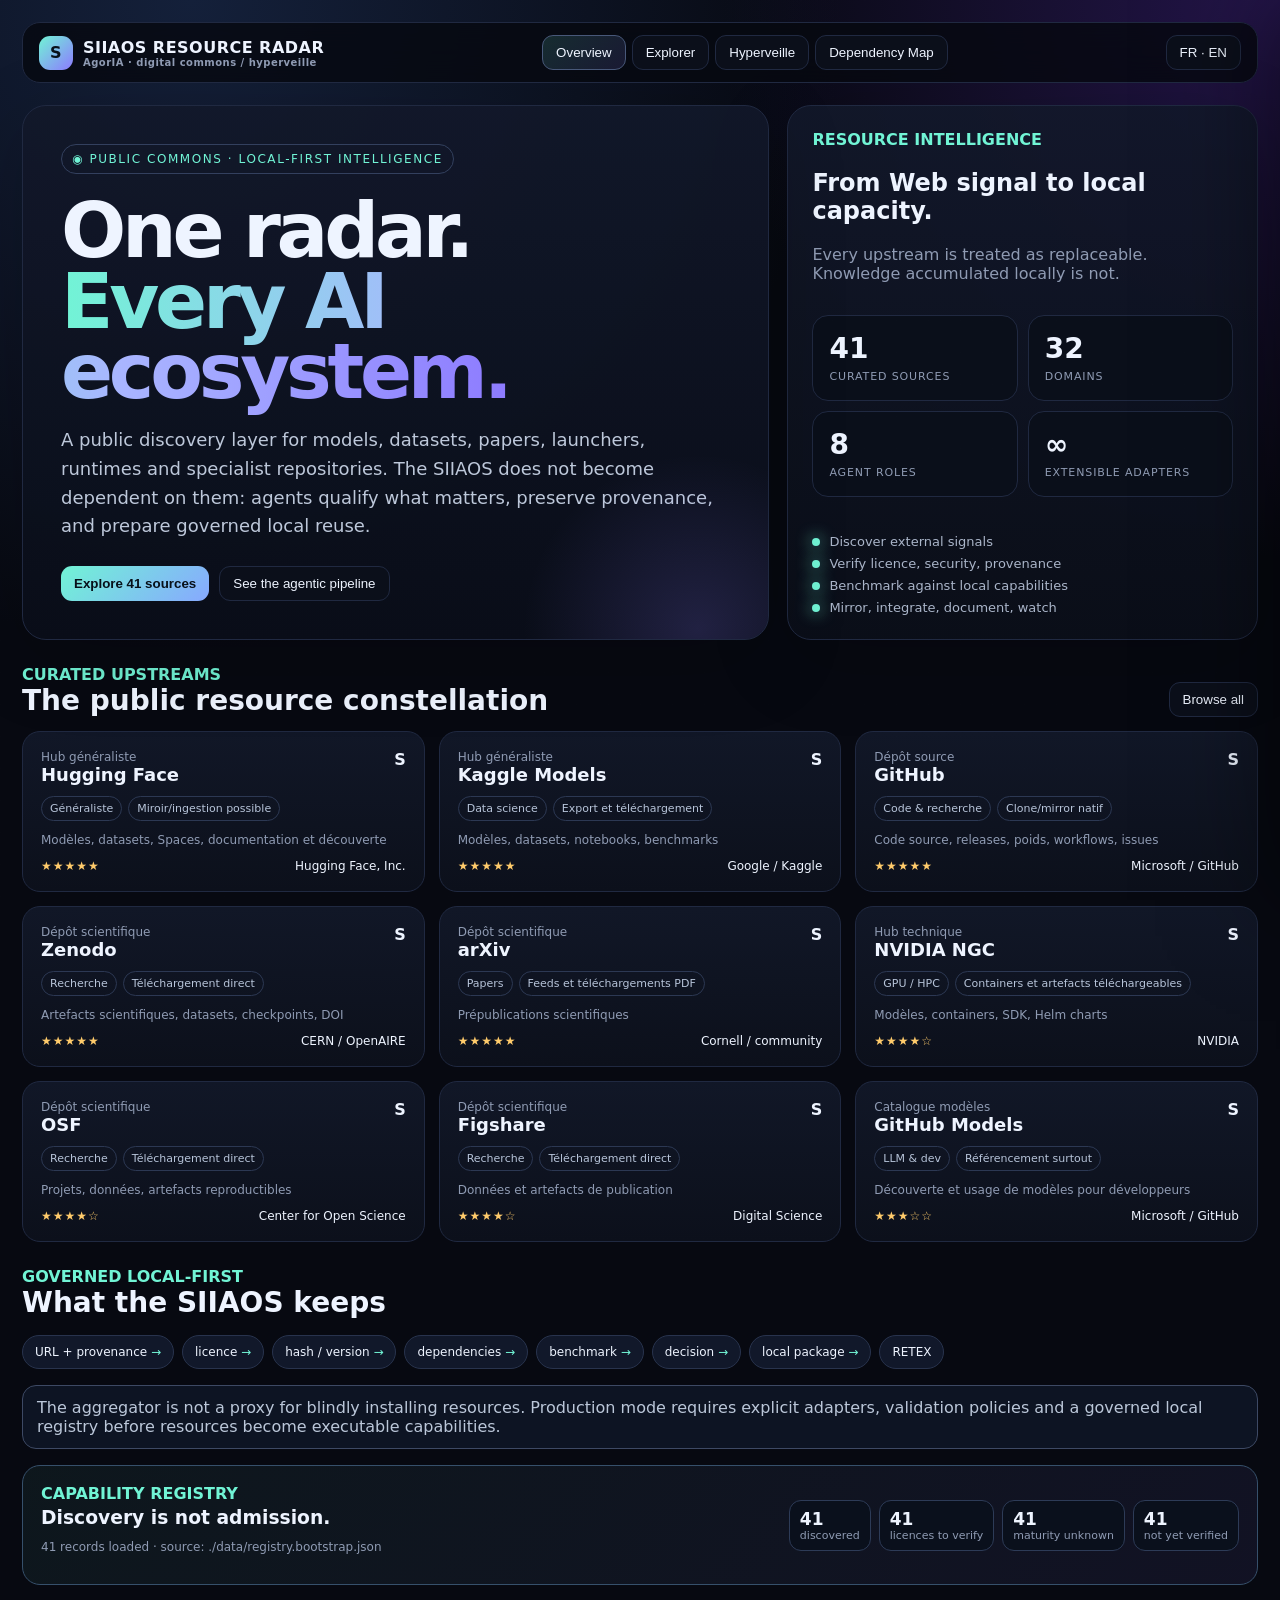
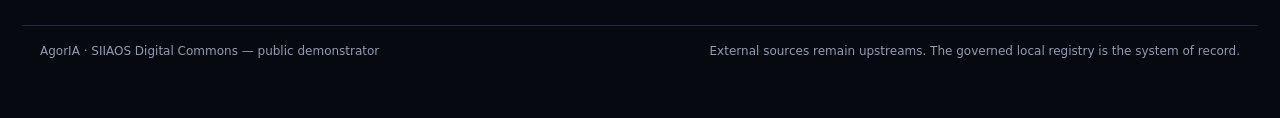
<file: public-resource-hub/index.html>
<!doctype html>
<html lang="fr">
<head>
  <meta charset="utf-8" />
  <meta name="viewport" content="width=device-width, initial-scale=1" />
  <meta name="theme-color" content="#080a12" />
  <meta name="description" content="AgorIA SIIAOS Commons — agrégateur public de ressources IA, hyperveille et qualification agentique local-first." />
  <meta property="og:title" content="AgorIA · SIIAOS Resource Radar" />
  <meta property="og:description" content="One public radar for AI models, datasets, tools, launchers, runtimes and scientific resources — qualified for local SIIAOS use." />
  <title>AgorIA · SIIAOS Resource Radar</title>
  <link rel="icon" href="./favicon.svg" type="image/svg+xml" />
  <link rel="stylesheet" href="./app.css" />
</head>
<body>
  <div class="noise"></div>
  <div id="app"></div>
  <script src="./sources.js"></script>
  <script src="./vendor/capability-core.js"></script>
  <script src="./registry-adapter.js"></script>
  <script src="./app.js"></script>
</body>
</html>
</file>
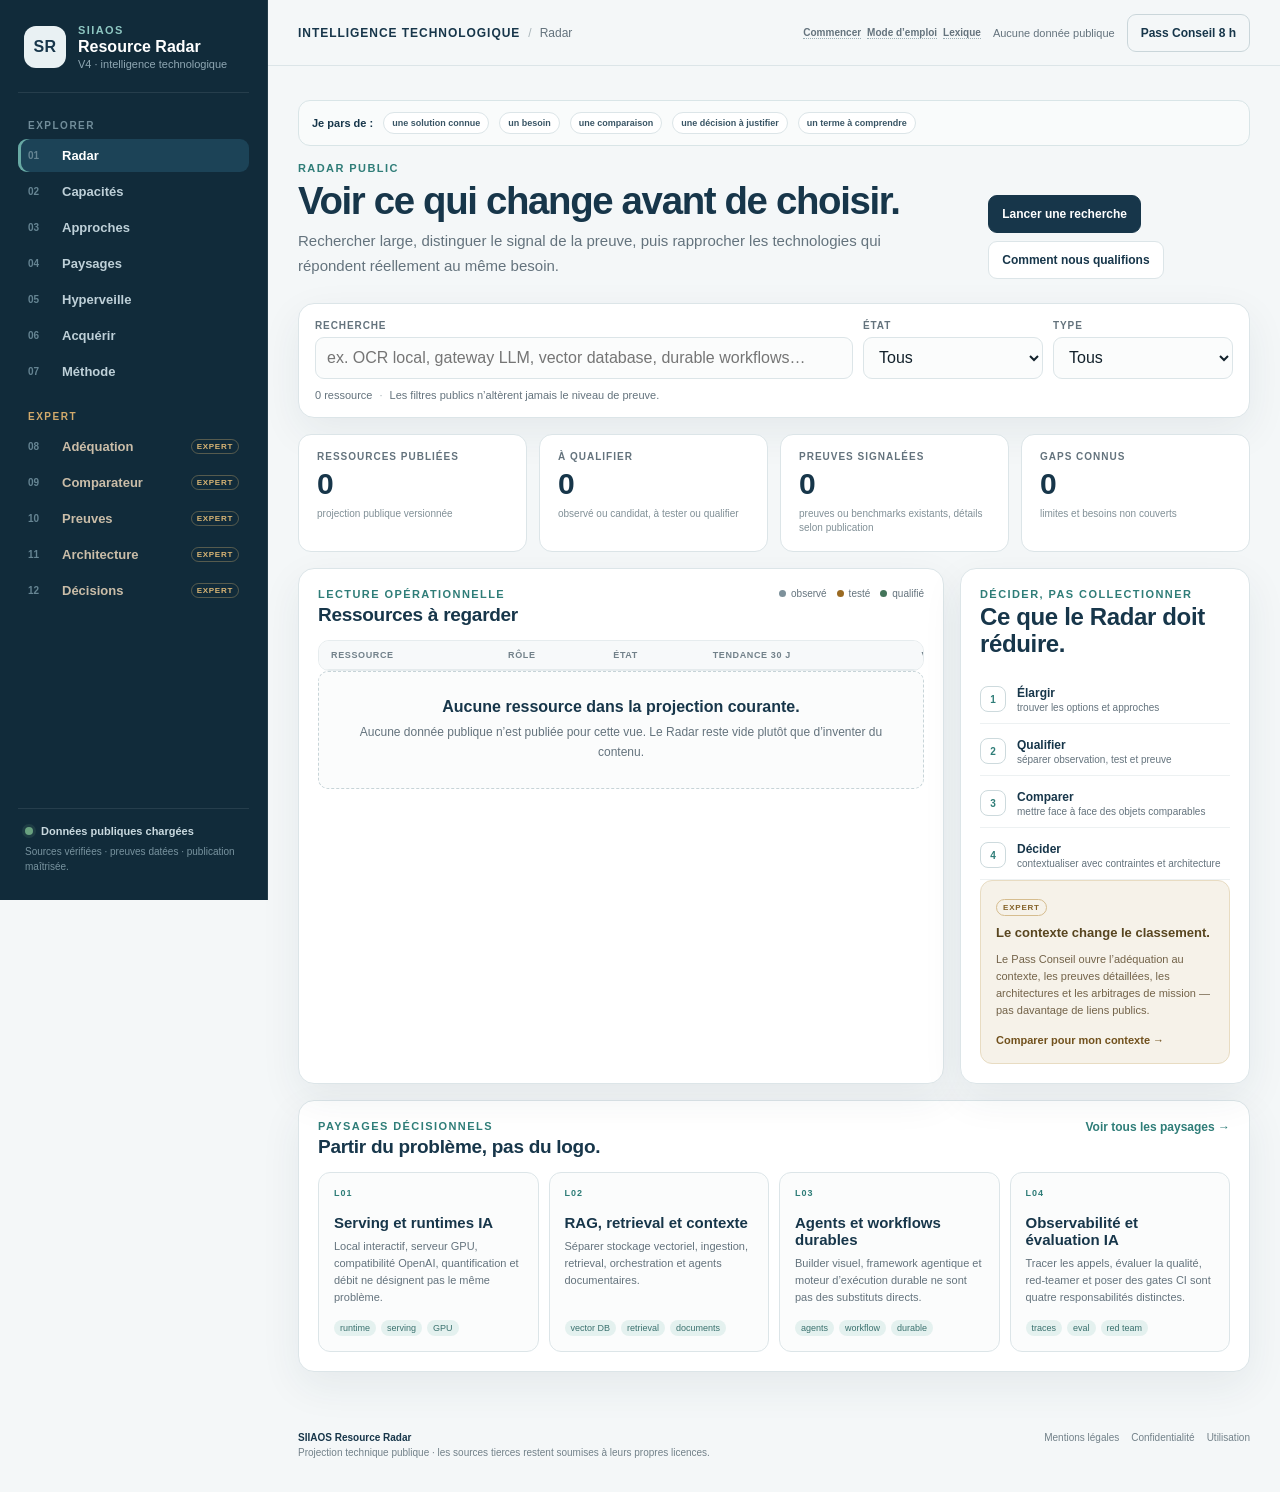
<file: resource-radar-v4/ui/index.html>
<!doctype html>
<html lang="fr">
<head>
  <meta charset="utf-8" />
  <meta name="viewport" content="width=device-width, initial-scale=1" />
  <meta name="color-scheme" content="light" />
  <meta name="description" content="SIIAOS Resource Radar — veille, qualification et aide à la décision sur les technologies open source, IA et SI." />
  <title>SIIAOS Resource Radar V4</title>
  <link rel="stylesheet" href="./styles.css" />
  <script src="./app.js" defer></script>
</head>
<body>
  <div class="app-shell">
    <aside class="sidebar" aria-label="Navigation principale">
      <div class="brand-block">
        <div class="brand-mark" aria-hidden="true">SR</div>
        <div>
          <div class="eyebrow">SIIAOS</div>
          <div class="brand-name">Resource Radar</div>
          <div class="brand-version">V4 · intelligence technologique</div>
        </div>
      </div>

      <nav class="nav-stack" id="primary-nav">
        <div class="nav-group-label">Explorer</div>
        <a class="nav-item is-active" href="#radar" data-view="radar"><span>01</span> Radar</a>
        <a class="nav-item" href="#capabilities" data-view="capabilities"><span>02</span> Capacités</a>
        <a class="nav-item" href="#approaches" data-view="approaches"><span>03</span> Approches</a>
        <a class="nav-item" href="#landscapes" data-view="landscapes"><span>04</span> Paysages</a>
        <a class="nav-item" href="#watch" data-view="watch"><span>05</span> Hyperveille</a>
        <a class="nav-item" href="#acquire" data-view="acquire"><span>06</span> Acquérir</a>
        <a class="nav-item" href="#method" data-view="method"><span>07</span> Méthode</a>

        <div class="nav-group-label nav-group-expert">Expert</div>
        <a class="nav-item nav-item-locked" href="#expert-fit" data-view="expert-fit"><span>08</span> Fit <b>EXPERT</b></a>
        <a class="nav-item nav-item-locked" href="#expert-compare" data-view="expert-compare"><span>09</span> Comparateur <b>EXPERT</b></a>
        <a class="nav-item nav-item-locked" href="#expert-evidence" data-view="expert-evidence"><span>10</span> Evidence <b>EXPERT</b></a>
        <a class="nav-item nav-item-locked" href="#expert-architecture" data-view="expert-architecture"><span>11</span> Architecture <b>EXPERT</b></a>
        <a class="nav-item nav-item-locked" href="#expert-decisions" data-view="expert-decisions"><span>12</span> Décisions <b>EXPERT</b></a>
      </nav>

      <div class="sidebar-footer">
        <div class="status-row"><span class="status-dot" id="projection-dot"></span><span id="projection-status">Projection en lecture</span></div>
        <div class="sidebar-small">Vercel publie. Git versionne. SandY qualifie.</div>
      </div>
    </aside>

    <main class="main-shell">
      <header class="topbar">
        <button class="mobile-menu" id="mobile-menu" type="button" aria-label="Ouvrir la navigation">Menu</button>
        <div class="topbar-context">
          <span class="topbar-kicker">Resource intelligence</span>
          <span class="topbar-separator">/</span>
          <span id="topbar-view">Radar</span>
        </div>
        <div class="topbar-actions">
          <span class="freshness" id="freshness-label">Données non chargées</span>
          <a class="button button-quiet" href="https://yannick-audubert-consultant.vercel.app/premium" target="_blank" rel="noreferrer">Pass Conseil 8 h</a>
        </div>
      </header>

      <div class="demo-banner" id="demo-banner" hidden>
        <strong>Aperçu d’interface.</strong> Les données affichées dans ce mode sont des fixtures de démonstration et ne constituent ni une qualification SandY ni une recommandation publiée.
      </div>

      <section class="view is-visible" data-view-panel="radar">
        <div class="page-heading">
          <div>
            <div class="eyebrow">Radar public</div>
            <h1>Voir ce qui change avant de choisir.</h1>
            <p>Rechercher large, distinguer le signal de la preuve, puis rapprocher les technologies qui répondent réellement au même besoin.</p>
          </div>
          <div class="heading-actions">
            <button type="button" class="button button-primary" id="focus-search">Lancer une recherche</button>
            <a class="button button-secondary" href="#method">Comment nous qualifions</a>
          </div>
        </div>

        <section class="search-panel" aria-label="Recherche Radar">
          <div class="search-row">
            <label class="search-field">
              <span class="search-label">Recherche</span>
              <input id="radar-search" type="search" placeholder="ex. OCR local, gateway LLM, vector database, durable workflows…" autocomplete="off" />
            </label>
            <label class="filter-field">
              <span class="search-label">État</span>
              <select id="state-filter">
                <option value="">Tous</option>
                <option value="observed">Observé</option>
                <option value="candidate">Candidat</option>
                <option value="tested">Testé</option>
                <option value="qualified">Qualifié</option>
                <option value="deprecated">Déprécié</option>
              </select>
            </label>
            <label class="filter-field">
              <span class="search-label">Type</span>
              <select id="kind-filter">
                <option value="">Tous</option>
              </select>
            </label>
          </div>
          <div class="search-meta">
            <span id="result-count">0 ressource</span>
            <span class="meta-divider">·</span>
            <span>Les filtres publics n’altèrent jamais le niveau de preuve.</span>
          </div>
        </section>

        <section class="metric-grid" aria-label="Indicateurs du Radar">
          <article class="metric-card">
            <div class="metric-label">Ressources publiées</div>
            <div class="metric-value" id="metric-resources">0</div>
            <div class="metric-note">projection publique versionnée</div>
          </article>
          <article class="metric-card">
            <div class="metric-label">À qualifier</div>
            <div class="metric-value" id="metric-candidates">0</div>
            <div class="metric-note">observé ou candidat, pas encore prouvé</div>
          </article>
          <article class="metric-card">
            <div class="metric-label">Preuves déclarées</div>
            <div class="metric-value" id="metric-evidence">0</div>
            <div class="metric-note">benchmarks et vérifications publiables</div>
          </article>
          <article class="metric-card">
            <div class="metric-label">Gaps connus</div>
            <div class="metric-value" id="metric-gaps">0</div>
            <div class="metric-note">limites et besoins non couverts</div>
          </article>
        </section>

        <div class="content-grid">
          <section class="panel panel-wide">
            <div class="panel-heading">
              <div>
                <div class="eyebrow">Lecture opérationnelle</div>
                <h2>Ressources à regarder</h2>
              </div>
              <div class="legend-inline">
                <span><i class="legend-dot state-observed"></i>observé</span>
                <span><i class="legend-dot state-tested"></i>testé</span>
                <span><i class="legend-dot state-qualified"></i>qualifié</span>
              </div>
            </div>
            <div class="resource-table-wrap">
              <table class="resource-table">
                <thead>
                  <tr>
                    <th>Ressource</th>
                    <th>Rôle</th>
                    <th>État</th>
                    <th>Tendance 30 j</th>
                    <th>Vérifié</th>
                  </tr>
                </thead>
                <tbody id="resource-table-body"></tbody>
              </table>
            </div>
            <div class="empty-state" id="resource-empty" hidden>
              <strong>Aucune ressource dans la projection courante.</strong>
              <span>Le shell fonctionne sans données fictives : branchez une projection `siiaos.radar-public.v1` ou utilisez le mode fixture réservé à la revue d’interface.</span>
            </div>
          </section>

          <aside class="panel decision-panel">
            <div class="eyebrow">Décider, pas collectionner</div>
            <h2>Ce que le Radar doit réduire.</h2>
            <ol class="decision-steps">
              <li><span>1</span><div><strong>Élargir</strong><small>trouver les options et approches</small></div></li>
              <li><span>2</span><div><strong>Qualifier</strong><small>séparer observation, test et preuve</small></div></li>
              <li><span>3</span><div><strong>Comparer</strong><small>mettre face à face des objets comparables</small></div></li>
              <li><span>4</span><div><strong>Décider</strong><small>contextualiser avec contraintes et architecture</small></div></li>
            </ol>
            <div class="expert-callout">
              <div class="expert-label">EXPERT</div>
              <strong>Le contexte change le classement.</strong>
              <p>Le Pass Conseil ouvre fit, preuves détaillées, architectures et arbitrages de mission — pas davantage de liens publics.</p>
              <a href="https://yannick-audubert-consultant.vercel.app/premium" target="_blank" rel="noreferrer">Comparer pour mon contexte →</a>
            </div>
          </aside>
        </div>

        <section class="panel landscape-panel">
          <div class="panel-heading">
            <div>
              <div class="eyebrow">Paysages décisionnels</div>
              <h2>Partir du problème, pas du logo.</h2>
            </div>
            <a class="text-link" href="#landscapes">Voir tous les paysages →</a>
          </div>
          <div class="landscape-grid" id="landscape-grid">
            <article class="landscape-card">
              <div class="landscape-index">L01</div>
              <h3>Serving et runtimes IA</h3>
              <p>Local interactif, serveur GPU, compatibilité OpenAI, quantification et débit ne désignent pas le même problème.</p>
              <div class="landscape-footer"><span>runtime</span><span>serving</span><span>GPU</span></div>
            </article>
            <article class="landscape-card">
              <div class="landscape-index">L02</div>
              <h3>RAG, retrieval et contexte</h3>
              <p>Séparer stockage vectoriel, ingestion, retrieval, orchestration et agents documentaires.</p>
              <div class="landscape-footer"><span>vector DB</span><span>retrieval</span><span>documents</span></div>
            </article>
            <article class="landscape-card">
              <div class="landscape-index">L03</div>
              <h3>Agents et workflows durables</h3>
              <p>Builder visuel, framework agentique et moteur d’exécution durable ne sont pas des substituts directs.</p>
              <div class="landscape-footer"><span>agents</span><span>workflow</span><span>durable</span></div>
            </article>
            <article class="landscape-card">
              <div class="landscape-index">L04</div>
              <h3>Observabilité et évaluation IA</h3>
              <p>Tracer les appels, évaluer la qualité, red-teamer et poser des gates CI sont quatre responsabilités distinctes.</p>
              <div class="landscape-footer"><span>traces</span><span>eval</span><span>red team</span></div>
            </article>
          </div>
        </section>
      </section>

      <section class="view" data-view-panel="capabilities">
        <div class="page-heading compact-heading">
          <div><div class="eyebrow">Capacités</div><h1>Ce que l’écosystème permet réellement de faire.</h1><p>Une capacité peut être portée par plusieurs approches et plusieurs implémentations. Le catalogue n’impose plus un outil unique par catégorie.</p></div>
        </div>
        <div class="capability-board" id="capability-board"></div>
      </section>

      <section class="view" data-view-panel="approaches">
        <div class="page-heading compact-heading">
          <div><div class="eyebrow">Approches</div><h1>Comparer les manières de résoudre le problème.</h1><p>Une rupture d’approche peut rendre obsolète une comparaison entre logiciels. Cette vue doit rendre ces changements visibles.</p></div>
        </div>
        <div class="approach-grid">
          <article class="approach-card"><span>A01</span><h2>RAG classique</h2><p>Ingestion → chunking → embeddings → retrieval → génération.</p><small>À comparer avec long context, document VLM et recherche hybride.</small></article>
          <article class="approach-card"><span>A02</span><h2>Long context</h2><p>Réduire ou supprimer certaines couches de retrieval lorsque le corpus et le coût le permettent.</p><small>Impact direct sur l’architecture, la latence et la gouvernance.</small></article>
          <article class="approach-card"><span>A03</span><h2>Document VLM</h2><p>Interpréter la page comme un objet visuel plutôt que comme du texte OCR uniquement.</p><small>Change les benchmarks documents et la chaîne d’ingestion.</small></article>
          <article class="approach-card"><span>A04</span><h2>Durable execution</h2><p>Traiter les workflows longs et repris après erreur comme des processus, pas comme des scripts.</p><small>À distinguer des automatisations simples à connecteurs.</small></article>
        </div>
      </section>

      <section class="view" data-view-panel="landscapes">
        <div class="page-heading compact-heading">
          <div><div class="eyebrow">Paysages</div><h1>Regrouper uniquement ce qui mérite d’être comparé.</h1><p>Les paysages organisent les options par décision d’architecture, puis exposent critères, limites et alternatives.</p></div>
        </div>
        <div class="landscape-detail-grid" id="landscape-detail-grid"></div>
      </section>

      <section class="view" data-view-panel="watch">
        <div class="page-heading compact-heading">
          <div><div class="eyebrow">Hyperveille</div><h1>Observer les dérivées, pas seulement les classements.</h1><p>Activité, accélération, changement de licence, archivage, nouveaux protocoles et ruptures d’approche deviennent des signaux à qualifier.</p></div>
        </div>
        <div class="timeline" id="watch-timeline"></div>
      </section>

      <section class="view" data-view-panel="acquire">
        <div class="page-heading compact-heading">
          <div><div class="eyebrow">Acquérir</div><h1>Passer d’une source repérée à un artefact vérifiable.</h1><p>La V4 conserve resolve, mirroring, commandes multi-OS, manifeste, SHA-256 et bridge local de la V3.</p></div>
        </div>
        <div class="acquire-layout">
          <section class="panel">
            <h2>Résoudre une ressource</h2>
            <label class="stacked-field"><span>URL ou identifiant</span><input type="text" placeholder="https://github.com/… ou modèle/dataset" /></label>
            <div class="button-row"><button class="button button-primary" type="button">Résoudre</button><button class="button button-secondary" type="button">Ajouter au manifeste</button></div>
          </section>
          <section class="panel bridge-panel">
            <div class="panel-heading"><div><div class="eyebrow">Bridge local</div><h2>SandY</h2></div><span class="bridge-badge">non connecté</span></div>
            <p>Le navigateur public ne commande pas la machine. Le bridge localhost reste borné, authentifié et limité aux opérations autorisées.</p>
            <dl class="key-value"><div><dt>Endpoint</dt><dd>127.0.0.1:8765</dd></div><div><dt>Hash</dt><dd>SHA-256</dd></div><div><dt>Shell arbitraire</dt><dd>interdit</dd></div></dl>
          </section>
        </div>
      </section>

      <section class="view" data-view-panel="method">
        <div class="page-heading compact-heading">
          <div><div class="eyebrow">Méthode</div><h1>Une nouveauté n’est pas une recommandation.</h1><p>Le Radar expose explicitement le chemin entre découverte, observation, preuve, comparaison et décision.</p></div>
        </div>
        <div class="method-flow">
          <div><strong>Signal</strong><span>repéré</span></div><i>→</i><div><strong>Observation</strong><span>source vérifiée</span></div><i>→</i><div><strong>Test</strong><span>contexte connu</span></div><i>→</i><div><strong>Evidence</strong><span>preuve conservée</span></div><i>→</i><div><strong>Décision</strong><span>validation humaine</span></div>
        </div>
        <div class="method-notes">
          <article class="panel"><h2>Ce que le Radar sait</h2><p>Sources, activité, licence, relations, signaux, tendances et données publiques versionnées.</p></article>
          <article class="panel"><h2>Ce qu’il ne doit pas inventer</h2><p>Un benchmark non exécuté, un fit SandY non mesuré, une recommandation client ou une preuve inexistante.</p></article>
          <article class="panel"><h2>Ce qui reste humain</h2><p>Promouvoir un champion, accepter le risque, publier une conclusion et engager une architecture.</p></article>
        </div>
      </section>

      <section class="view expert-view" data-view-panel="expert-fit" data-expert-title="Fit contextualisé">
        <div class="expert-gate"><div class="eyebrow">SIIAOS Expert</div><h1>Fit contextualisé</h1><p>Évaluer une option selon le matériel, l’organisation, la sécurité, la souveraineté, l’intégration et la mission.</p><a class="button button-primary" href="https://yannick-audubert-consultant.vercel.app/premium" target="_blank" rel="noreferrer">Ouvrir une journée de conseil</a></div>
      </section>
      <section class="view expert-view" data-view-panel="expert-compare" data-expert-title="Comparateur contextualisé">
        <div class="expert-gate"><div class="eyebrow">SIIAOS Expert</div><h1>Comparateur contextualisé</h1><p>Comparer des options avec critères pondérés par le besoin, sans produire un classement universel artificiel.</p><a class="button button-primary" href="https://yannick-audubert-consultant.vercel.app/premium" target="_blank" rel="noreferrer">Comparer pour mon contexte</a></div>
      </section>
      <section class="view expert-view" data-view-panel="expert-evidence" data-expert-title="Evidence et benchmarks">
        <div class="expert-gate"><div class="eyebrow">SIIAOS Expert</div><h1>Evidence et benchmarks</h1><p>Ouvrir les preuves publiables, la date des tests, les limites observées et les conditions de reproductibilité.</p><a class="button button-primary" href="https://yannick-audubert-consultant.vercel.app/premium" target="_blank" rel="noreferrer">Ouvrir les preuves SIIAOS</a></div>
      </section>
      <section class="view expert-view" data-view-panel="expert-architecture" data-expert-title="Architecture">
        <div class="expert-gate"><div class="eyebrow">SIIAOS Expert</div><h1>Architecture</h1><p>Voir ce qu’une option remplace, simplifie, ajoute comme dépendance ou débloque comme capacité.</p><a class="button button-primary" href="https://yannick-audubert-consultant.vercel.app/premium" target="_blank" rel="noreferrer">Construire une architecture</a></div>
      </section>
      <section class="view expert-view" data-view-panel="expert-decisions" data-expert-title="Décisions">
        <div class="expert-gate"><div class="eyebrow">SIIAOS Expert</div><h1>Décisions de session</h1><p>Conserver shortlist, rejets, hypothèses, arbitrages et restitution de la journée de conseil.</p><a class="button button-primary" href="https://yannick-audubert-consultant.vercel.app/premium" target="_blank" rel="noreferrer">Préparer ma mission</a></div>
      </section>

      <footer class="footer">
        <div><strong>SIIAOS Resource Radar</strong><span>Projection technique publique · les sources tierces restent soumises à leurs propres licences.</span></div>
        <div class="footer-links"><a href="https://yannick-audubert-consultant.vercel.app/mentions-legales" target="_blank" rel="noreferrer">Mentions légales</a><a href="https://yannick-audubert-consultant.vercel.app/politique-confidentialite" target="_blank" rel="noreferrer">Confidentialité</a><a href="https://yannick-audubert-consultant.vercel.app/conditions-utilisation" target="_blank" rel="noreferrer">Utilisation</a></div>
      </footer>
    </main>
  </div>
</body>
</html>
</file>
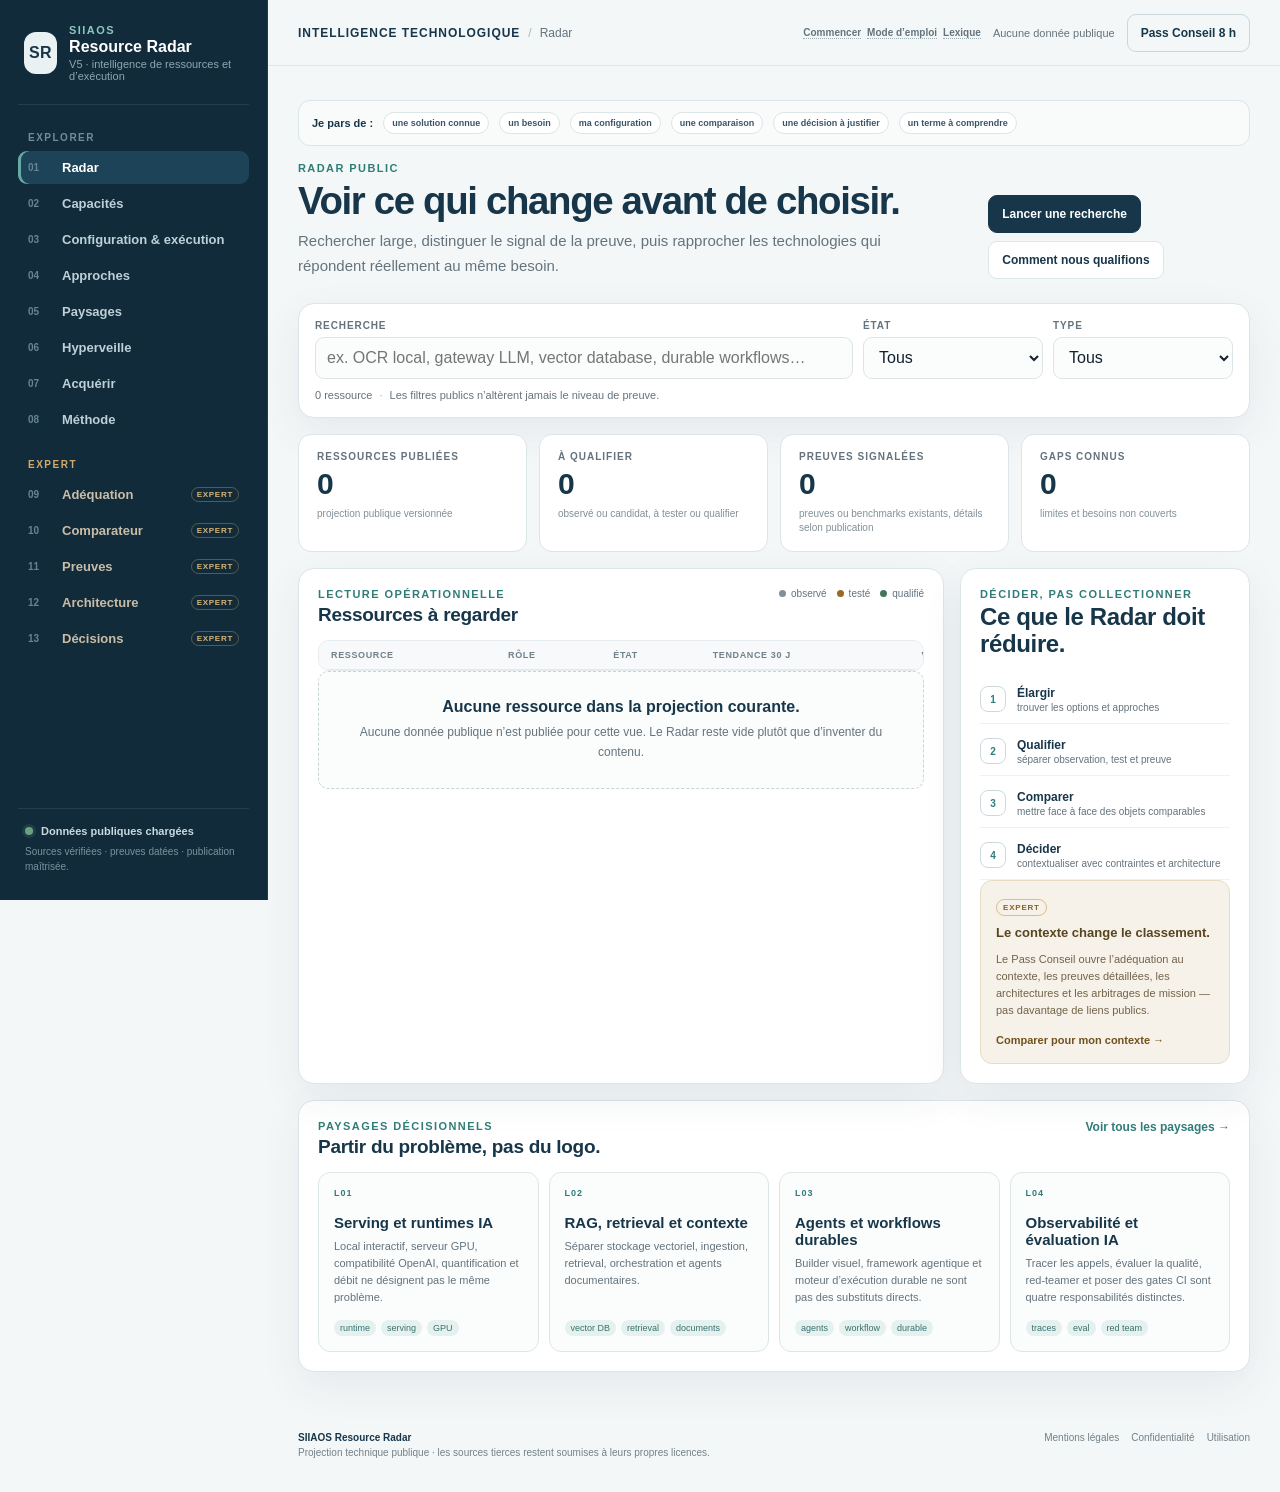
<file: resource-radar-v5/ui/index.html>
<!doctype html>
<html lang="fr">
<head>
  <meta charset="utf-8" />
  <meta name="viewport" content="width=device-width, initial-scale=1" />
  <meta name="color-scheme" content="light" />
  <meta name="description" content="SIIAOS Resource Radar — veille, qualification et aide à la décision sur les technologies open source, IA et SI." />
  <title>SIIAOS Resource Radar V5</title>
  <link rel="stylesheet" href="./styles.css" />
  <script src="./app.js" defer></script>
</head>
<body>
  <div class="app-shell">
    <aside class="sidebar" aria-label="Navigation principale">
      <div class="brand-block">
        <div class="brand-mark" aria-hidden="true">SR</div>
        <div>
          <div class="eyebrow">SIIAOS</div>
          <div class="brand-name">Resource Radar</div>
          <div class="brand-version">V5 · intelligence de ressources et d’exécution</div>
        </div>
      </div>

      <nav class="nav-stack" id="primary-nav">
        <div class="nav-group-label">Explorer</div>
        <a class="nav-item is-active" href="#radar" data-view="radar"><span>01</span> Radar</a>
        <a class="nav-item" href="#capabilities" data-view="capabilities"><span>02</span> Capacités</a>
        <a class="nav-item" href="#execution" data-view="execution"><span>03</span> Configuration & exécution</a>
        <a class="nav-item" href="#approaches" data-view="approaches"><span>04</span> Approches</a>
        <a class="nav-item" href="#landscapes" data-view="landscapes"><span>05</span> Paysages</a>
        <a class="nav-item" href="#watch" data-view="watch"><span>06</span> Hyperveille</a>
        <a class="nav-item" href="#acquire" data-view="acquire"><span>07</span> Acquérir</a>
        <a class="nav-item" href="#method" data-view="method"><span>08</span> Méthode</a>

        <div class="nav-group-label nav-group-expert">Expert</div>
        <a class="nav-item nav-item-locked" href="#expert-fit" data-view="expert-fit"><span>09</span> Adéquation <b>EXPERT</b></a>
        <a class="nav-item nav-item-locked" href="#expert-compare" data-view="expert-compare"><span>10</span> Comparateur <b>EXPERT</b></a>
        <a class="nav-item nav-item-locked" href="#expert-evidence" data-view="expert-evidence"><span>11</span> Preuves <b>EXPERT</b></a>
        <a class="nav-item nav-item-locked" href="#expert-architecture" data-view="expert-architecture"><span>12</span> Architecture <b>EXPERT</b></a>
        <a class="nav-item nav-item-locked" href="#expert-decisions" data-view="expert-decisions"><span>13</span> Décisions <b>EXPERT</b></a>
      </nav>

      <div class="sidebar-footer">
        <div class="status-row"><span class="status-dot" id="projection-dot"></span><span id="projection-status">Projection en lecture</span></div>
        <div class="sidebar-small">Vercel publie. Git versionne. SandY qualifie.</div>
      </div>
    </aside>

    <main class="main-shell">
      <header class="topbar">
        <button class="mobile-menu" id="mobile-menu" type="button" aria-label="Ouvrir la navigation">Menu</button>
        <div class="topbar-context">
          <span class="topbar-kicker">Resource intelligence</span>
          <span class="topbar-separator">/</span>
          <span id="topbar-view">Radar</span>
        </div>
        <div class="topbar-actions">
          <span class="freshness" id="freshness-label">Données non chargées</span>
          <a class="button button-quiet" href="https://yannick-audubert-consultant.vercel.app/premium" target="_blank" rel="noreferrer">Pass Conseil 8 h</a>
        </div>
      </header>

      <div class="demo-banner" id="demo-banner" hidden>
        <strong>Aperçu d’interface.</strong> Les données affichées dans ce mode sont des fixtures de démonstration et ne constituent ni une qualification SandY ni une recommandation publiée.
      </div>

      <section class="view is-visible" data-view-panel="radar">
        <div class="page-heading">
          <div>
            <div class="eyebrow">Radar public</div>
            <h1>Voir ce qui change avant de choisir.</h1>
            <p>Rechercher large, distinguer le signal de la preuve, puis rapprocher les technologies qui répondent réellement au même besoin.</p>
          </div>
          <div class="heading-actions">
            <button type="button" class="button button-primary" id="focus-search">Lancer une recherche</button>
            <a class="button button-secondary" href="#method">Comment nous qualifions</a>
          </div>
        </div>

        <section class="search-panel" aria-label="Recherche Radar">
          <div class="search-row">
            <label class="search-field">
              <span class="search-label">Recherche</span>
              <input id="radar-search" type="search" placeholder="ex. OCR local, gateway LLM, vector database, durable workflows…" autocomplete="off" />
            </label>
            <label class="filter-field">
              <span class="search-label">État</span>
              <select id="state-filter">
                <option value="">Tous</option>
                <option value="observed">Observé</option>
                <option value="candidate">Candidat</option>
                <option value="tested">Testé</option>
                <option value="qualified">Qualifié</option>
                <option value="deprecated">Déprécié</option>
                <option value="proven">Prouvé</option>
                <option value="rejected">Rejeté</option>
                <option value="watch">À surveiller</option>
                <option value="unknown">Inconnu</option>
              </select>
            </label>
            <label class="filter-field">
              <span class="search-label">Type</span>
              <select id="kind-filter">
                <option value="">Tous</option>
              </select>
            </label>
          </div>
          <div class="search-meta">
            <span id="result-count">0 ressource</span>
            <span class="meta-divider">·</span>
            <span>Les filtres publics n’altèrent jamais le niveau de preuve.</span>
          </div>
        </section>

        <section class="metric-grid" aria-label="Indicateurs du Radar">
          <article class="metric-card">
            <div class="metric-label">Ressources publiées</div>
            <div class="metric-value" id="metric-resources">0</div>
            <div class="metric-note">projection publique versionnée</div>
          </article>
          <article class="metric-card">
            <div class="metric-label">À qualifier</div>
            <div class="metric-value" id="metric-candidates">0</div>
            <div class="metric-note">observé ou candidat, pas encore prouvé</div>
          </article>
          <article class="metric-card">
            <div class="metric-label">Preuves déclarées</div>
            <div class="metric-value" id="metric-evidence">0</div>
            <div class="metric-note">benchmarks et vérifications publiables</div>
          </article>
          <article class="metric-card">
            <div class="metric-label">Gaps connus</div>
            <div class="metric-value" id="metric-gaps">0</div>
            <div class="metric-note">limites et besoins non couverts</div>
          </article>
        </section>

        <div class="content-grid">
          <section class="panel panel-wide">
            <div class="panel-heading">
              <div>
                <div class="eyebrow">Lecture opérationnelle</div>
                <h2>Ressources à regarder</h2>
              </div>
              <div class="legend-inline">
                <span><i class="legend-dot state-observed"></i>observé</span>
                <span><i class="legend-dot state-tested"></i>testé</span>
                <span><i class="legend-dot state-qualified"></i>qualifié</span>
              </div>
            </div>
            <div class="resource-table-wrap">
              <table class="resource-table">
                <thead>
                  <tr>
                    <th>Ressource</th>
                    <th>Rôle</th>
                    <th>État</th>
                    <th>Tendance 30 j</th>
                    <th>Vérifié</th>
                  </tr>
                </thead>
                <tbody id="resource-table-body"></tbody>
              </table>
            </div>
            <div class="empty-state" id="resource-empty" hidden>
              <strong>Aucune ressource dans la projection courante.</strong>
              <span>Le shell fonctionne sans données fictives : branchez une projection `siiaos.radar-public.v1` ou utilisez le mode fixture réservé à la revue d’interface.</span>
            </div>
          </section>

          <aside class="panel decision-panel">
            <div class="eyebrow">Décider, pas collectionner</div>
            <h2>Ce que le Radar doit réduire.</h2>
            <ol class="decision-steps">
              <li><span>1</span><div><strong>Élargir</strong><small>trouver les options et approches</small></div></li>
              <li><span>2</span><div><strong>Qualifier</strong><small>séparer observation, test et preuve</small></div></li>
              <li><span>3</span><div><strong>Comparer</strong><small>mettre face à face des objets comparables</small></div></li>
              <li><span>4</span><div><strong>Décider</strong><small>contextualiser avec contraintes et architecture</small></div></li>
            </ol>
            <div class="expert-callout">
              <div class="expert-label">EXPERT</div>
              <strong>Le contexte change le classement.</strong>
              <p>Le Pass Conseil ouvre fit, preuves détaillées, architectures et arbitrages de mission — pas davantage de liens publics.</p>
              <a href="https://yannick-audubert-consultant.vercel.app/premium" target="_blank" rel="noreferrer">Comparer pour mon contexte →</a>
            </div>
          </aside>
        </div>

        <section class="panel landscape-panel">
          <div class="panel-heading">
            <div>
              <div class="eyebrow">Paysages décisionnels</div>
              <h2>Partir du problème, pas du logo.</h2>
            </div>
            <a class="text-link" href="#landscapes">Voir tous les paysages →</a>
          </div>
          <div class="landscape-grid" id="landscape-grid">
            <article class="landscape-card">
              <div class="landscape-index">L01</div>
              <h3>Serving et runtimes IA</h3>
              <p>Local interactif, serveur GPU, compatibilité OpenAI, quantification et débit ne désignent pas le même problème.</p>
              <div class="landscape-footer"><span>runtime</span><span>serving</span><span>GPU</span></div>
            </article>
            <article class="landscape-card">
              <div class="landscape-index">L02</div>
              <h3>RAG, retrieval et contexte</h3>
              <p>Séparer stockage vectoriel, ingestion, retrieval, orchestration et agents documentaires.</p>
              <div class="landscape-footer"><span>vector DB</span><span>retrieval</span><span>documents</span></div>
            </article>
            <article class="landscape-card">
              <div class="landscape-index">L03</div>
              <h3>Agents et workflows durables</h3>
              <p>Builder visuel, framework agentique et moteur d’exécution durable ne sont pas des substituts directs.</p>
              <div class="landscape-footer"><span>agents</span><span>workflow</span><span>durable</span></div>
            </article>
            <article class="landscape-card">
              <div class="landscape-index">L04</div>
              <h3>Observabilité et évaluation IA</h3>
              <p>Tracer les appels, évaluer la qualité, red-teamer et poser des gates CI sont quatre responsabilités distinctes.</p>
              <div class="landscape-footer"><span>traces</span><span>eval</span><span>red team</span></div>
            </article>
          </div>
        </section>
      </section>

      <section class="view" data-view-panel="capabilities">
        <div class="page-heading compact-heading">
          <div><div class="eyebrow">Capacités</div><h1>Ce que l’écosystème permet réellement de faire.</h1><p>Une capacité peut être portée par plusieurs approches et plusieurs implémentations. Le catalogue n’impose plus un outil unique par catégorie.</p></div>
        </div>
        <div class="capability-board" id="capability-board"></div>
      </section>

      <section class="view" data-view-panel="execution">
        <div class="page-heading compact-heading">
          <div>
            <div class="eyebrow">Configuration réelle</div>
            <h1>Partir de ce qui est déjà disponible avant de recommander.</h1>
            <p>La V5 confronte la charge à l’environnement réellement mobilisable : matériel, runtimes, modèles, services, données, automatisations, politiques et budget incrémental.</p>
          </div>
        </div>
        <div class="method-flow">
          <div><strong>Observer</strong><span>Execution Estate</span></div><i>→</i>
          <div><strong>Décrire</strong><span>Workload</span></div><i>→</i>
          <div><strong>Composer</strong><span>Execution Plan</span></div><i>→</i>
          <div><strong>Tester</strong><span>benchmarks et preuves</span></div><i>→</i>
          <div><strong>Décider</strong><span>gap réel</span></div>
        </div>
        <div class="method-notes">
          <article class="panel">
            <div class="eyebrow">Execution Estate</div>
            <h2>Ce que l’utilisateur possède déjà.</h2>
            <p>CPU, GPU/NPU, RAM/VRAM, stockage, OS, runtimes, modèles, services, corpus, graphes, automatisations et contraintes de gouvernance.</p>
          </article>
          <article class="panel">
            <div class="eyebrow">Workload</div>
            <h2>Ce qu’il faut réellement accomplir.</h2>
            <p>Volume, confidentialité, latence, capacités requises, durée acceptable, mode local/offline et budget incrémental font partie du problème.</p>
          </article>
          <article class="panel">
            <div class="eyebrow">Execution Plan</div>
            <h2>Composer avant d’acheter.</h2>
            <p>Outils déterministes, petits modèles, RAG, quantification, séquencement, offload et services existants sont testés avant de déclarer un manque.</p>
          </article>
        </div>
        <section class="panel landscape-panel">
          <div class="panel-heading">
            <div>
              <div class="eyebrow">Principe V5</div>
              <h2>Compatibilité matérielle ≠ faisabilité de la capacité.</h2>
            </div>
          </div>
          <p>Une exigence publiée par un fournisseur n’est qu’une observation pour un mode d’exécution donné. Le Radar conserve les exigences dans des profils d’exécution sourcés, puis mesure la faisabilité sur l’environnement réel et garde les substitutions considérées.</p>
          <div class="landscape-grid">
            <article class="landscape-card"><div class="landscape-index">E01</div><h3>Déterministe d’abord</h3><p>Python, SQL, recherche, règles et graphes remplacent un LLM lorsqu’ils suffisent.</p></article>
            <article class="landscape-card"><div class="landscape-index">E02</div><h3>Local par défaut</h3><p>Le provider externe reste optionnel lorsque la politique impose autonomie et réversibilité.</p></article>
            <article class="landscape-card"><div class="landscape-index">E03</div><h3>Preuve avant conclusion</h3><p>VRAM, RAM, débit et qualité sont liés au backend, à la quantification et au workload observés.</p></article>
            <article class="landscape-card"><div class="landscape-index">E04</div><h3>Gap résiduel</h3><p>Le manque n’est déclaré qu’après examen des substitutions et compositions raisonnables.</p></article>
          </div>
        </section>

        <section class="panel landscape-panel">
          <div class="panel-heading">
            <div>
              <div class="eyebrow">Après la réponse</div>
              <h2>Résoudre seul quand c’est possible, mobiliser seulement quand c’est nécessaire.</h2>
            </div>
          </div>
          <p>Une réponse du Radar peut rester en self-service local ou ouvrir une mobilisation humaine. Le routage est explicable, proposé et jamais activé automatiquement.</p>
          <div class="landscape-grid">
            <article class="landscape-card"><div class="landscape-index">M01</div><h3>SIIAOS local</h3><p>Le besoin est faisable, admissible et peut être traité avec les capacités déjà disponibles.</p></article>
            <article class="landscape-card"><div class="landscape-index">M02</div><h3>Yannick consultant</h3><p>Un jugement professionnel, un arbitrage, une relation ou un mandat humain ciblé est nécessaire.</p></article>
            <article class="landscape-card"><div class="landscape-index">M03</div><h3>Cabinet augmenté</h3><p>Le besoin devient une mission structurée de transformation, delivery, expérimentation ou exploitation.</p></article>
            <article class="landscape-card"><div class="landscape-index">M04</div><h3>AgorIA</h3><p>Plusieurs domaines autonomes ou une coordination collective sont réellement nécessaires ; un mandat humain reste obligatoire.</p></article>
          </div>
          <div class="empty-state" style="margin-top:1rem">
            <strong>Pas assez de preuves ?</strong>
            <span>Le Radar doit répondre « ne pas activer » plutôt que transformer une incertitude en mission.</span>
          </div>
        </section>
      </section>

      <section class="view" data-view-panel="approaches">
        <div class="page-heading compact-heading">
          <div><div class="eyebrow">Approches</div><h1>Comparer les manières de résoudre le problème.</h1><p>Une rupture d’approche peut rendre obsolète une comparaison entre logiciels. Cette vue doit rendre ces changements visibles.</p></div>
        </div>
        <div class="approach-grid">
          <article class="approach-card"><span>A01</span><h2>RAG classique</h2><p>Ingestion → chunking → embeddings → retrieval → génération.</p><small>À comparer avec long context, document VLM et recherche hybride.</small></article>
          <article class="approach-card"><span>A02</span><h2>Long context</h2><p>Réduire ou supprimer certaines couches de retrieval lorsque le corpus et le coût le permettent.</p><small>Impact direct sur l’architecture, la latence et la gouvernance.</small></article>
          <article class="approach-card"><span>A03</span><h2>Document VLM</h2><p>Interpréter la page comme un objet visuel plutôt que comme du texte OCR uniquement.</p><small>Change les benchmarks documents et la chaîne d’ingestion.</small></article>
          <article class="approach-card"><span>A04</span><h2>Durable execution</h2><p>Traiter les workflows longs et repris après erreur comme des processus, pas comme des scripts.</p><small>À distinguer des automatisations simples à connecteurs.</small></article>
        </div>
      </section>

      <section class="view" data-view-panel="landscapes">
        <div class="page-heading compact-heading">
          <div><div class="eyebrow">Paysages</div><h1>Regrouper uniquement ce qui mérite d’être comparé.</h1><p>Les paysages organisent les options par décision d’architecture, puis exposent critères, limites et alternatives.</p></div>
        </div>
        <div class="landscape-detail-grid" id="landscape-detail-grid"></div>
      </section>

      <section class="view" data-view-panel="watch">
        <div class="page-heading compact-heading">
          <div><div class="eyebrow">Hyperveille</div><h1>Observer les dérivées, pas seulement les classements.</h1><p>Activité, accélération, changement de licence, archivage, nouveaux protocoles et ruptures d’approche deviennent des signaux à qualifier.</p></div>
        </div>
        <div class="timeline" id="watch-timeline"></div>
      </section>

      <section class="view" data-view-panel="acquire">
        <div class="page-heading compact-heading">
          <div><div class="eyebrow">Acquérir</div><h1>Passer d’une source repérée à un artefact vérifiable.</h1><p>La V5 doit conserver resolve, mirroring, commandes multi-OS, manifeste, SHA-256 et bridge local de la V3 avant tout cut-over.</p></div>
        </div>
        <div class="acquire-layout">
          <section class="panel">
            <h2>Résoudre une ressource</h2>
            <label class="stacked-field"><span>URL ou identifiant</span><input type="text" placeholder="https://github.com/… ou modèle/dataset" /></label>
            <div class="button-row"><button class="button button-primary" type="button">Résoudre</button><button class="button button-secondary" type="button">Ajouter au manifeste</button></div>
          </section>
          <section class="panel bridge-panel">
            <div class="panel-heading"><div><div class="eyebrow">Bridge local</div><h2>SandY</h2></div><span class="bridge-badge">non connecté</span></div>
            <p>Le navigateur public ne commande pas la machine. Le bridge localhost reste borné, authentifié et limité aux opérations autorisées.</p>
            <dl class="key-value"><div><dt>Endpoint</dt><dd>127.0.0.1:8765</dd></div><div><dt>Hash</dt><dd>SHA-256</dd></div><div><dt>Shell arbitraire</dt><dd>interdit</dd></div></dl>
          </section>
        </div>
      </section>

      <section class="view" data-view-panel="method">
        <div class="page-heading compact-heading">
          <div><div class="eyebrow">Méthode</div><h1>Une nouveauté n’est pas une recommandation.</h1><p>Le Radar expose explicitement le chemin entre découverte, observation, preuve, comparaison et décision.</p></div>
        </div>
        <div class="method-flow">
          <div><strong>Signal</strong><span>repéré</span></div><i>→</i><div><strong>Observation</strong><span>source vérifiée</span></div><i>→</i><div><strong>Test</strong><span>contexte connu</span></div><i>→</i><div><strong>Evidence</strong><span>preuve conservée</span></div><i>→</i><div><strong>Décision</strong><span>validation humaine</span></div>
        </div>
        <div class="method-notes">
          <article class="panel"><h2>Ce que le Radar sait</h2><p>Sources, activité, licence, relations, signaux, tendances et données publiques versionnées.</p></article>
          <article class="panel"><h2>Ce qu’il ne doit pas inventer</h2><p>Un benchmark non exécuté, un fit SandY non mesuré, une recommandation client ou une preuve inexistante.</p></article>
          <article class="panel"><h2>Ce qui reste humain</h2><p>Promouvoir un champion, accepter le risque, publier une conclusion et engager une architecture.</p></article>
        </div>
      </section>

      <section class="view expert-view" data-view-panel="expert-fit" data-expert-title="Fit contextualisé">
        <div class="expert-gate"><div class="eyebrow">SIIAOS Expert</div><h1>Fit contextualisé</h1><p>Évaluer une option selon le matériel, l’organisation, la sécurité, la souveraineté, l’intégration et la mission.</p><a class="button button-primary" href="https://yannick-audubert-consultant.vercel.app/premium" target="_blank" rel="noreferrer">Ouvrir une journée de conseil</a></div>
      </section>
      <section class="view expert-view" data-view-panel="expert-compare" data-expert-title="Comparateur contextualisé">
        <div class="expert-gate"><div class="eyebrow">SIIAOS Expert</div><h1>Comparateur contextualisé</h1><p>Comparer des options avec critères pondérés par le besoin, sans produire un classement universel artificiel.</p><a class="button button-primary" href="https://yannick-audubert-consultant.vercel.app/premium" target="_blank" rel="noreferrer">Comparer pour mon contexte</a></div>
      </section>
      <section class="view expert-view" data-view-panel="expert-evidence" data-expert-title="Evidence et benchmarks">
        <div class="expert-gate"><div class="eyebrow">SIIAOS Expert</div><h1>Evidence et benchmarks</h1><p>Ouvrir les preuves publiables, la date des tests, les limites observées et les conditions de reproductibilité.</p><a class="button button-primary" href="https://yannick-audubert-consultant.vercel.app/premium" target="_blank" rel="noreferrer">Ouvrir les preuves SIIAOS</a></div>
      </section>
      <section class="view expert-view" data-view-panel="expert-architecture" data-expert-title="Architecture">
        <div class="expert-gate"><div class="eyebrow">SIIAOS Expert</div><h1>Architecture</h1><p>Voir ce qu’une option remplace, simplifie, ajoute comme dépendance ou débloque comme capacité.</p><a class="button button-primary" href="https://yannick-audubert-consultant.vercel.app/premium" target="_blank" rel="noreferrer">Construire une architecture</a></div>
      </section>
      <section class="view expert-view" data-view-panel="expert-decisions" data-expert-title="Décisions">
        <div class="expert-gate"><div class="eyebrow">SIIAOS Expert</div><h1>Décisions de session</h1><p>Conserver shortlist, rejets, hypothèses, arbitrages et restitution de la journée de conseil.</p><a class="button button-primary" href="https://yannick-audubert-consultant.vercel.app/premium" target="_blank" rel="noreferrer">Préparer ma mission</a></div>
      </section>

      <footer class="footer">
        <div><strong>SIIAOS Resource Radar</strong><span>Projection technique publique · les sources tierces restent soumises à leurs propres licences.</span></div>
        <div class="footer-links"><a href="https://yannick-audubert-consultant.vercel.app/mentions-legales" target="_blank" rel="noreferrer">Mentions légales</a><a href="https://yannick-audubert-consultant.vercel.app/politique-confidentialite" target="_blank" rel="noreferrer">Confidentialité</a><a href="https://yannick-audubert-consultant.vercel.app/conditions-utilisation" target="_blank" rel="noreferrer">Utilisation</a></div>
      </footer>
    </main>
  </div>
</body>
</html>
</file>
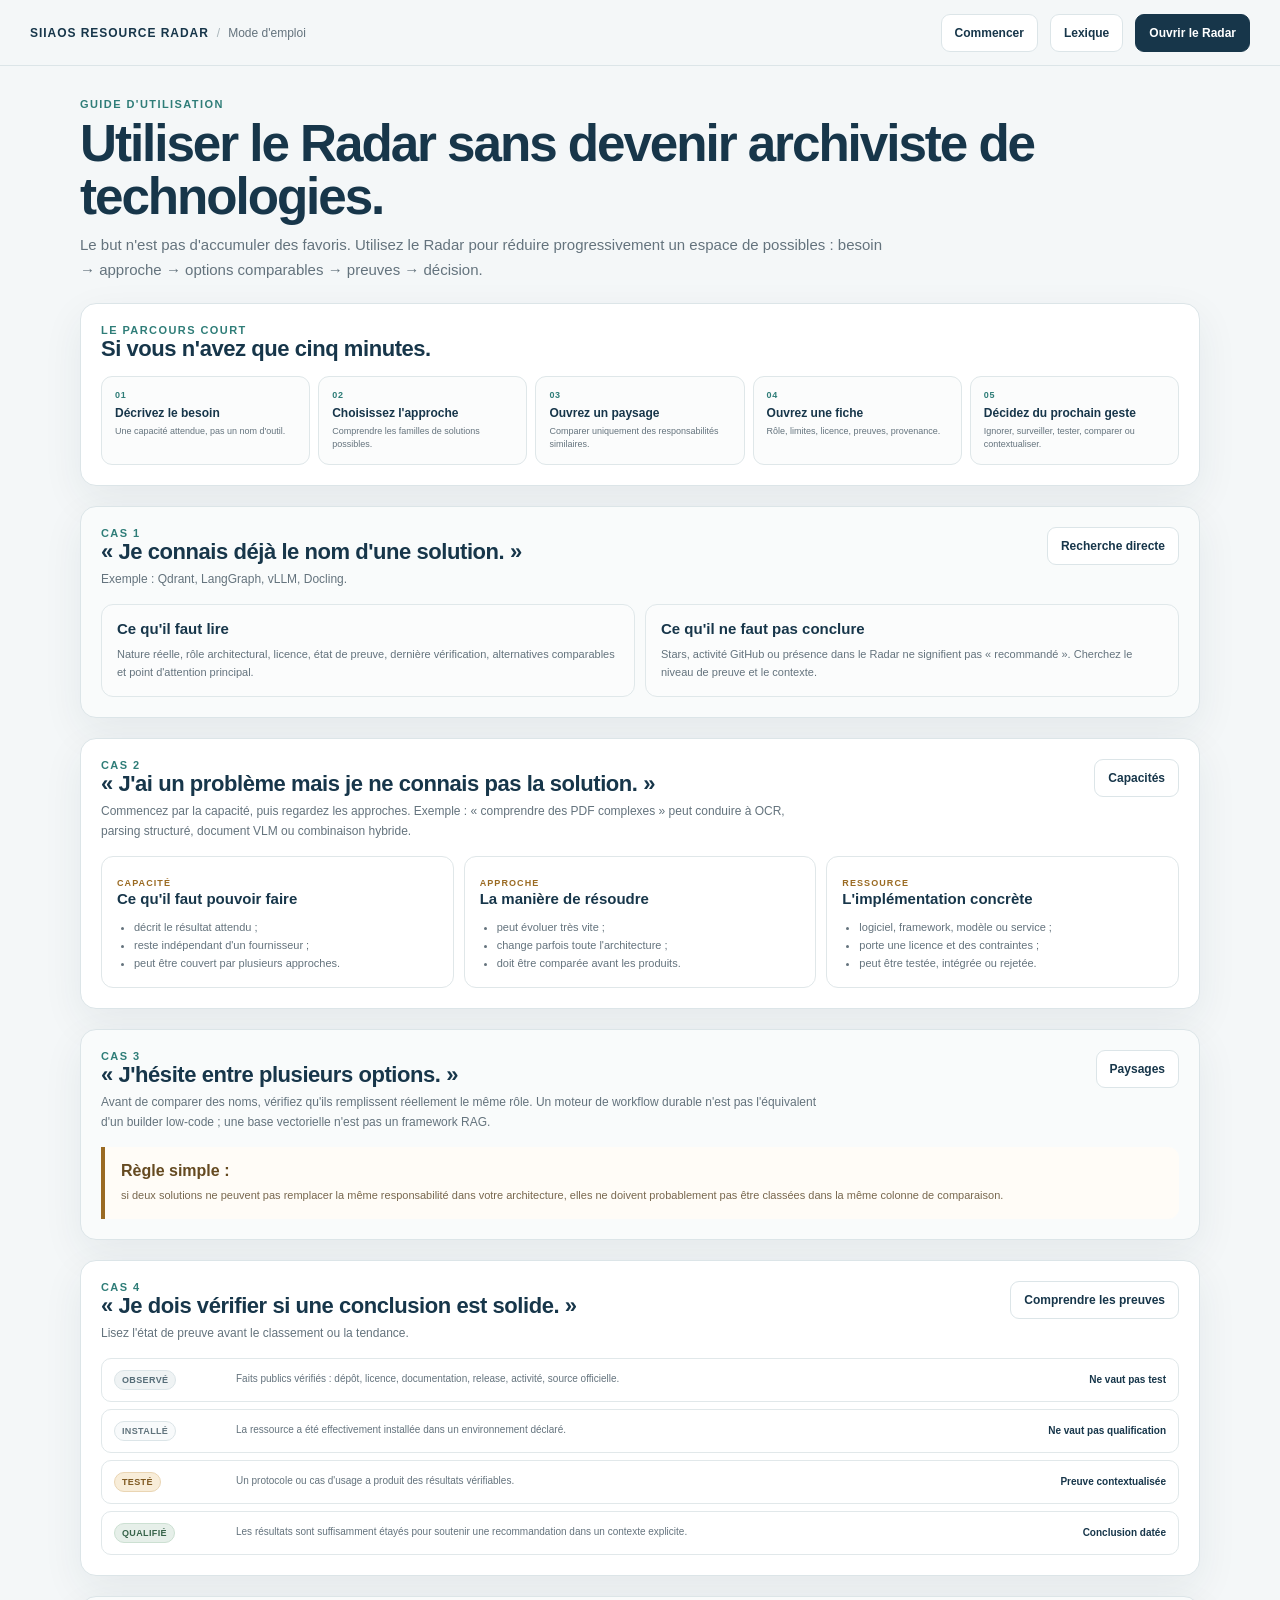
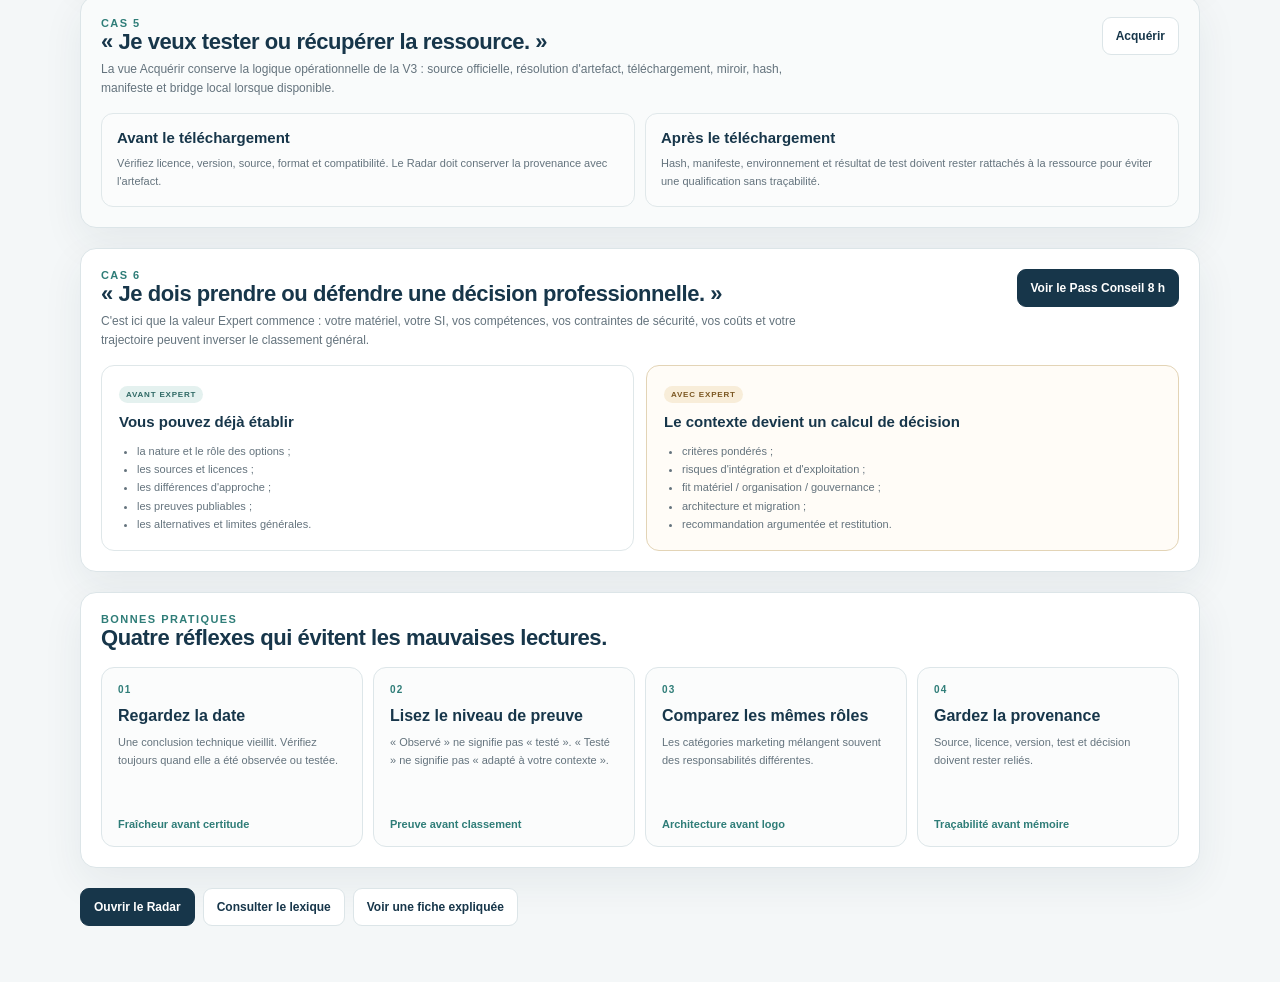
<file: resource-radar-v4/ui/guide.html>
<!doctype html>
<html lang="fr">
<head>
  <meta charset="utf-8" />
  <meta name="viewport" content="width=device-width, initial-scale=1" />
  <meta name="color-scheme" content="light" />
  <meta name="description" content="Mode d'emploi du SIIAOS Resource Radar : rechercher, comparer, vérifier les preuves, acquérir une ressource et préparer une décision." />
  <title>Mode d'emploi — SIIAOS Resource Radar</title>
  <link rel="stylesheet" href="./styles.css" />
  <link rel="stylesheet" href="./human.css" />
</head>
<body>
  <header class="topbar">
    <div class="topbar-context"><span class="topbar-kicker">SIIAOS Resource Radar</span><span class="topbar-separator">/</span><span>Mode d'emploi</span></div>
    <div class="topbar-actions"><a class="button button-secondary" href="./start.html">Commencer</a><a class="button button-secondary" href="./lexique.html">Lexique</a><a class="button button-primary" href="./index.html?fixture=1#radar">Ouvrir le Radar</a></div>
  </header>

  <main class="human-page">
    <div class="eyebrow">Guide d'utilisation</div>
    <h1>Utiliser le Radar sans devenir archiviste de technologies.</h1>
    <p class="human-intro">Le but n'est pas d'accumuler des favoris. Utilisez le Radar pour réduire progressivement un espace de possibles : besoin → approche → options comparables → preuves → décision.</p>

    <section class="human-section">
      <div class="section-head"><div><div class="eyebrow">Le parcours court</div><h2>Si vous n'avez que cinq minutes.</h2></div></div>
      <div class="flow">
        <div class="flow-step"><b>01</b><strong>Décrivez le besoin</strong><small>Une capacité attendue, pas un nom d'outil.</small></div>
        <div class="flow-step"><b>02</b><strong>Choisissez l'approche</strong><small>Comprendre les familles de solutions possibles.</small></div>
        <div class="flow-step"><b>03</b><strong>Ouvrez un paysage</strong><small>Comparer uniquement des responsabilités similaires.</small></div>
        <div class="flow-step"><b>04</b><strong>Ouvrez une fiche</strong><small>Rôle, limites, licence, preuves, provenance.</small></div>
        <div class="flow-step"><b>05</b><strong>Décidez du prochain geste</strong><small>Ignorer, surveiller, tester, comparer ou contextualiser.</small></div>
      </div>
    </section>

    <section class="human-section human-section-soft">
      <div class="section-head"><div><div class="eyebrow">Cas 1</div><h2>« Je connais déjà le nom d'une solution. »</h2><p>Exemple : Qdrant, LangGraph, vLLM, Docling.</p></div><a class="button button-secondary" href="./index.html?fixture=1#radar">Recherche directe</a></div>
      <div class="why-grid">
        <article class="why-card"><h3>Ce qu'il faut lire</h3><p>Nature réelle, rôle architectural, licence, état de preuve, dernière vérification, alternatives comparables et point d'attention principal.</p></article>
        <article class="why-card"><h3>Ce qu'il ne faut pas conclure</h3><p>Stars, activité GitHub ou présence dans le Radar ne signifient pas « recommandé ». Cherchez le niveau de preuve et le contexte.</p></article>
      </div>
    </section>

    <section class="human-section">
      <div class="section-head"><div><div class="eyebrow">Cas 2</div><h2>« J'ai un problème mais je ne connais pas la solution. »</h2><p>Commencez par la capacité, puis regardez les approches. Exemple : « comprendre des PDF complexes » peut conduire à OCR, parsing structuré, document VLM ou combinaison hybride.</p></div><a class="button button-secondary" href="./index.html?fixture=1#capabilities">Capacités</a></div>
      <div class="reading-grid">
        <article class="reading-card"><span class="reading-time">Capacité</span><h3>Ce qu'il faut pouvoir faire</h3><ul><li>décrit le résultat attendu ;</li><li>reste indépendant d'un fournisseur ;</li><li>peut être couvert par plusieurs approches.</li></ul></article>
        <article class="reading-card"><span class="reading-time">Approche</span><h3>La manière de résoudre</h3><ul><li>peut évoluer très vite ;</li><li>change parfois toute l'architecture ;</li><li>doit être comparée avant les produits.</li></ul></article>
        <article class="reading-card"><span class="reading-time">Ressource</span><h3>L'implémentation concrète</h3><ul><li>logiciel, framework, modèle ou service ;</li><li>porte une licence et des contraintes ;</li><li>peut être testée, intégrée ou rejetée.</li></ul></article>
      </div>
    </section>

    <section class="human-section human-section-soft">
      <div class="section-head"><div><div class="eyebrow">Cas 3</div><h2>« J'hésite entre plusieurs options. »</h2><p>Avant de comparer des noms, vérifiez qu'ils remplissent réellement le même rôle. Un moteur de workflow durable n'est pas l'équivalent d'un builder low-code ; une base vectorielle n'est pas un framework RAG.</p></div><a class="button button-secondary" href="./index.html?fixture=1#landscapes">Paysages</a></div>
      <div class="decision-boundary"><strong>Règle simple :</strong><p>si deux solutions ne peuvent pas remplacer la même responsabilité dans votre architecture, elles ne doivent probablement pas être classées dans la même colonne de comparaison.</p></div>
    </section>

    <section class="human-section">
      <div class="section-head"><div><div class="eyebrow">Cas 4</div><h2>« Je dois vérifier si une conclusion est solide. »</h2><p>Lisez l'état de preuve avant le classement ou la tendance.</p></div><a class="button button-secondary" href="./lexique.html#preuve">Comprendre les preuves</a></div>
      <div class="proof-ladder">
        <div class="proof-row"><span class="pill observed">Observé</span><p>Faits publics vérifiés : dépôt, licence, documentation, release, activité, source officielle.</p><b>Ne vaut pas test</b></div>
        <div class="proof-row"><span class="pill">Installé</span><p>La ressource a été effectivement installée dans un environnement déclaré.</p><b>Ne vaut pas qualification</b></div>
        <div class="proof-row"><span class="pill tested">Testé</span><p>Un protocole ou cas d'usage a produit des résultats vérifiables.</p><b>Preuve contextualisée</b></div>
        <div class="proof-row"><span class="pill qualified">Qualifié</span><p>Les résultats sont suffisamment étayés pour soutenir une recommandation dans un contexte explicite.</p><b>Conclusion datée</b></div>
      </div>
    </section>

    <section class="human-section human-section-soft">
      <div class="section-head"><div><div class="eyebrow">Cas 5</div><h2>« Je veux tester ou récupérer la ressource. »</h2><p>La vue Acquérir conserve la logique opérationnelle de la V3 : source officielle, résolution d'artefact, téléchargement, miroir, hash, manifeste et bridge local lorsque disponible.</p></div><a class="button button-secondary" href="./index.html?fixture=1#acquire">Acquérir</a></div>
      <div class="why-grid"><article class="why-card"><h3>Avant le téléchargement</h3><p>Vérifiez licence, version, source, format et compatibilité. Le Radar doit conserver la provenance avec l'artefact.</p></article><article class="why-card"><h3>Après le téléchargement</h3><p>Hash, manifeste, environnement et résultat de test doivent rester rattachés à la ressource pour éviter une qualification sans traçabilité.</p></article></div>
    </section>

    <section class="human-section">
      <div class="section-head"><div><div class="eyebrow">Cas 6</div><h2>« Je dois prendre ou défendre une décision professionnelle. »</h2><p>C'est ici que la valeur Expert commence : votre matériel, votre SI, vos compétences, vos contraintes de sécurité, vos coûts et votre trajectoire peuvent inverser le classement général.</p></div><a class="button button-primary" href="https://yannick-audubert-consultant.vercel.app/premium" target="_blank" rel="noreferrer">Voir le Pass Conseil 8 h</a></div>
      <div class="value-split">
        <article class="value-card"><span class="value-label">Avant Expert</span><h3 style="margin-top:10px">Vous pouvez déjà établir</h3><ul><li>la nature et le rôle des options ;</li><li>les sources et licences ;</li><li>les différences d'approche ;</li><li>les preuves publiables ;</li><li>les alternatives et limites générales.</li></ul></article>
        <article class="value-card expert"><span class="value-label">Avec Expert</span><h3 style="margin-top:10px">Le contexte devient un calcul de décision</h3><ul><li>critères pondérés ;</li><li>risques d'intégration et d'exploitation ;</li><li>fit matériel / organisation / gouvernance ;</li><li>architecture et migration ;</li><li>recommandation argumentée et restitution.</li></ul></article>
      </div>
    </section>

    <section class="human-section">
      <div class="section-head"><div><div class="eyebrow">Bonnes pratiques</div><h2>Quatre réflexes qui évitent les mauvaises lectures.</h2></div></div>
      <div class="intent-grid">
        <article class="intent-card"><span class="intent-index">01</span><h3>Regardez la date</h3><p>Une conclusion technique vieillit. Vérifiez toujours quand elle a été observée ou testée.</p><strong>Fraîcheur avant certitude</strong></article>
        <article class="intent-card"><span class="intent-index">02</span><h3>Lisez le niveau de preuve</h3><p>« Observé » ne signifie pas « testé ». « Testé » ne signifie pas « adapté à votre contexte ».</p><strong>Preuve avant classement</strong></article>
        <article class="intent-card"><span class="intent-index">03</span><h3>Comparez les mêmes rôles</h3><p>Les catégories marketing mélangent souvent des responsabilités différentes.</p><strong>Architecture avant logo</strong></article>
        <article class="intent-card"><span class="intent-index">04</span><h3>Gardez la provenance</h3><p>Source, licence, version, test et décision doivent rester reliés.</p><strong>Traçabilité avant mémoire</strong></article>
      </div>
    </section>

    <div class="human-actions"><a class="button button-primary" href="./index.html?fixture=1#radar">Ouvrir le Radar</a><a class="button button-secondary" href="./lexique.html">Consulter le lexique</a><a class="button button-secondary" href="./resource-detail-v2.html">Voir une fiche expliquée</a></div>
  </main>
</body>
</html>
</file>
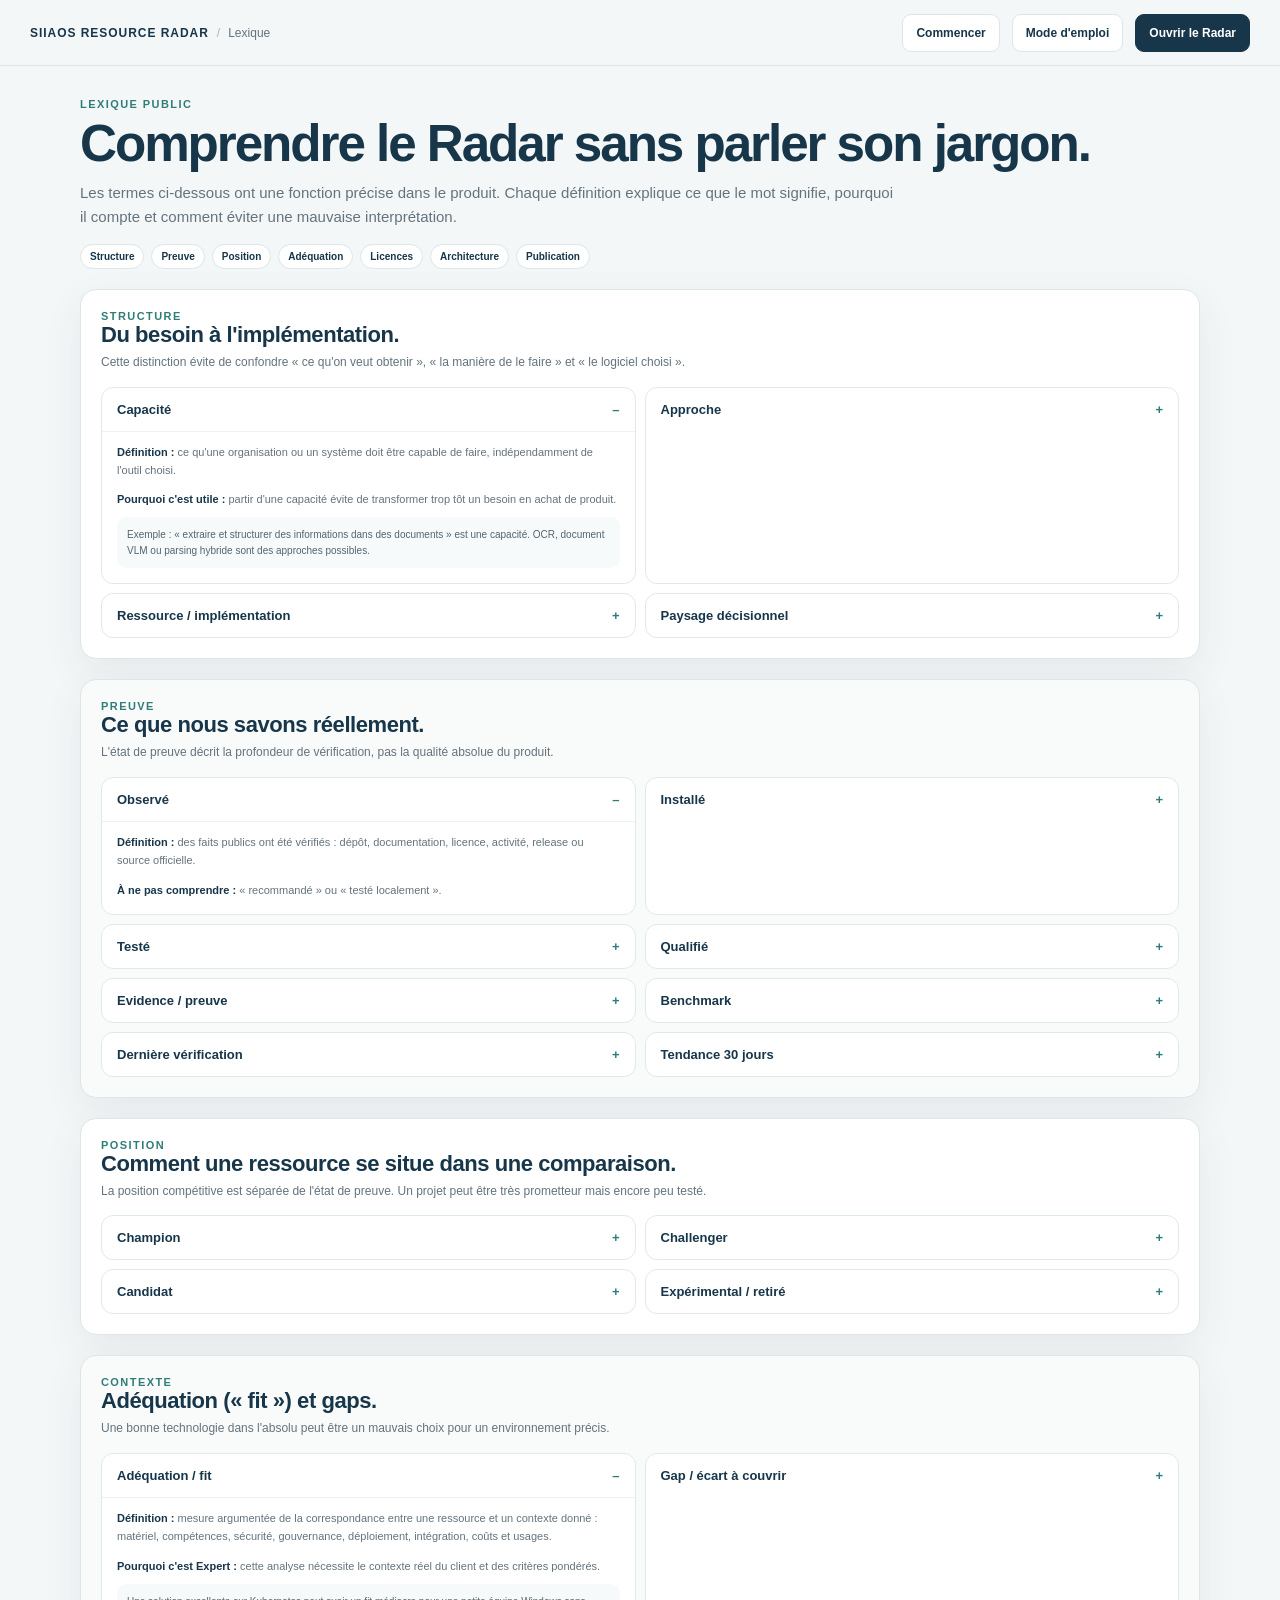
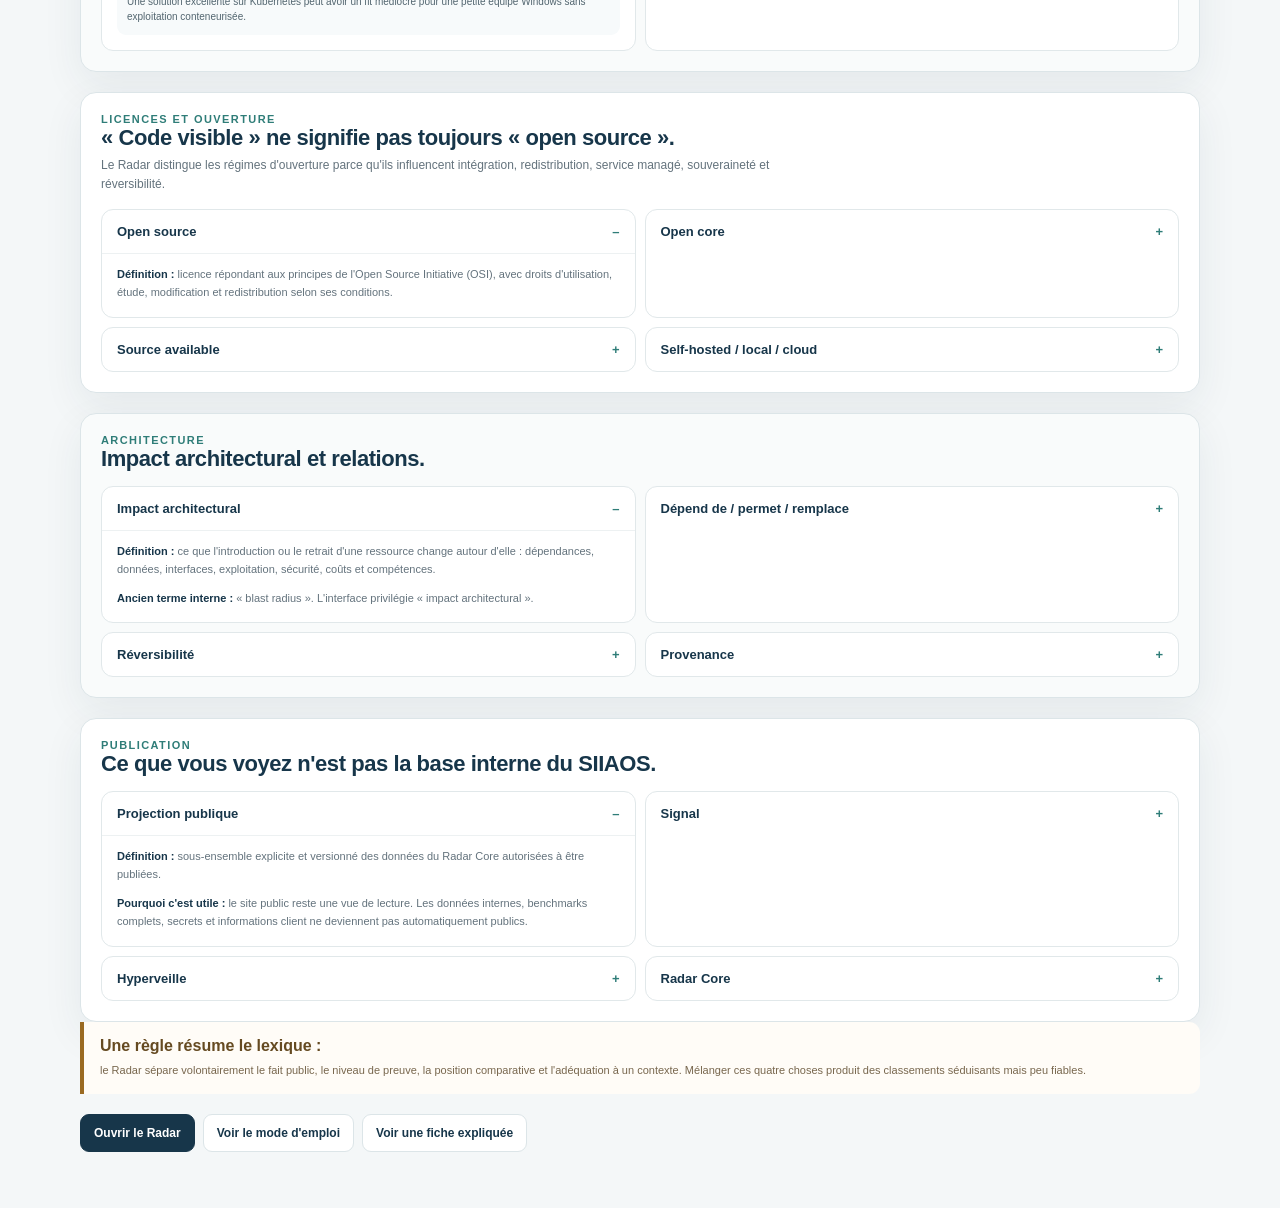
<file: resource-radar-v4/ui/lexique.html>
<!doctype html>
<html lang="fr">
<head>
  <meta charset="utf-8" />
  <meta name="viewport" content="width=device-width, initial-scale=1" />
  <meta name="color-scheme" content="light" />
  <meta name="description" content="Lexique du SIIAOS Resource Radar : capacité, approche, état de preuve, fit, benchmark, gap, open core, source available, impact architectural et autres termes expliqués simplement." />
  <title>Lexique — SIIAOS Resource Radar</title>
  <link rel="stylesheet" href="./styles.css" />
  <link rel="stylesheet" href="./human.css" />
</head>
<body>
  <header class="topbar">
    <div class="topbar-context"><span class="topbar-kicker">SIIAOS Resource Radar</span><span class="topbar-separator">/</span><span>Lexique</span></div>
    <div class="topbar-actions"><a class="button button-secondary" href="./start.html">Commencer</a><a class="button button-secondary" href="./guide.html">Mode d'emploi</a><a class="button button-primary" href="./index.html?fixture=1#radar">Ouvrir le Radar</a></div>
  </header>

  <main class="human-page">
    <div class="eyebrow">Lexique public</div>
    <h1>Comprendre le Radar sans parler son jargon.</h1>
    <p class="human-intro">Les termes ci-dessous ont une fonction précise dans le produit. Chaque définition explique ce que le mot signifie, pourquoi il compte et comment éviter une mauvaise interprétation.</p>
    <div class="quick-links"><a href="#structure">Structure</a><a href="#preuve">Preuve</a><a href="#position">Position</a><a href="#fit">Adéquation</a><a href="#ouverture">Licences</a><a href="#impact">Architecture</a><a href="#publication">Publication</a></div>

    <section class="human-section" id="structure">
      <div class="section-head"><div><div class="eyebrow">Structure</div><h2>Du besoin à l'implémentation.</h2><p>Cette distinction évite de confondre « ce qu'on veut obtenir », « la manière de le faire » et « le logiciel choisi ».</p></div></div>
      <div class="glossary-grid">
        <details class="glossary-card" open><summary>Capacité</summary><div class="glossary-body"><p><strong>Définition :</strong> ce qu'une organisation ou un système doit être capable de faire, indépendamment de l'outil choisi.</p><p><strong>Pourquoi c'est utile :</strong> partir d'une capacité évite de transformer trop tôt un besoin en achat de produit.</p><div class="glossary-example">Exemple : « extraire et structurer des informations dans des documents » est une capacité. OCR, document VLM ou parsing hybride sont des approches possibles.</div></div></details>
        <details class="glossary-card"><summary>Approche</summary><div class="glossary-body"><p><strong>Définition :</strong> une manière technique ou méthodologique de résoudre un problème.</p><p><strong>Pourquoi c'est utile :</strong> une nouvelle approche peut rendre une ancienne comparaison de logiciels peu pertinente.</p><div class="glossary-example">Exemple : RAG classique, long context et document VLM sont des approches différentes pour travailler avec des corpus documentaires.</div></div></details>
        <details class="glossary-card"><summary>Ressource / implémentation</summary><div class="glossary-body"><p><strong>Définition :</strong> l'objet concret que l'on peut consulter, tester, déployer ou intégrer : logiciel, framework, modèle, base de données, service, dataset, etc.</p><p><strong>Pourquoi c'est utile :</strong> deux ressources peuvent appartenir à la même capacité tout en ayant des rôles architecturaux très différents.</p></div></details>
        <details class="glossary-card"><summary>Paysage décisionnel</summary><div class="glossary-body"><p><strong>Définition :</strong> un regroupement de ressources et d'approches qui répondent à une même décision d'architecture.</p><p><strong>Pourquoi c'est utile :</strong> il empêche de comparer des objets qui ne sont pas substituables.</p><div class="glossary-example">Une base vectorielle, un framework RAG et un agent documentaire peuvent collaborer ; ils ne sont pas forcément trois concurrents directs.</div></div></details>
      </div>
    </section>

    <section class="human-section human-section-soft" id="preuve">
      <div class="section-head"><div><div class="eyebrow">Preuve</div><h2>Ce que nous savons réellement.</h2><p>L'état de preuve décrit la profondeur de vérification, pas la qualité absolue du produit.</p></div></div>
      <div class="glossary-grid">
        <details class="glossary-card" open><summary>Observé</summary><div class="glossary-body"><p><strong>Définition :</strong> des faits publics ont été vérifiés : dépôt, documentation, licence, activité, release ou source officielle.</p><p><strong>À ne pas comprendre :</strong> « recommandé » ou « testé localement ».</p></div></details>
        <details class="glossary-card"><summary>Installé</summary><div class="glossary-body"><p><strong>Définition :</strong> la ressource a effectivement été installée dans un environnement identifié.</p><p><strong>À ne pas comprendre :</strong> l'installation réussie ne prouve ni performance ni adéquation métier.</p></div></details>
        <details class="glossary-card"><summary>Testé</summary><div class="glossary-body"><p><strong>Définition :</strong> un protocole ou un cas d'usage a produit des résultats vérifiables.</p><p><strong>À regarder :</strong> matériel, version, données, métriques, date et limites du test.</p></div></details>
        <details class="glossary-card"><summary>Qualifié</summary><div class="glossary-body"><p><strong>Définition :</strong> les preuves disponibles sont suffisantes pour soutenir une conclusion dans un contexte explicitement décrit.</p><p><strong>Important :</strong> une qualification reste datée et contextualisée. Elle peut être remise en concurrence.</p></div></details>
        <details class="glossary-card"><summary>Evidence / preuve</summary><div class="glossary-body"><p><strong>Définition :</strong> un élément vérifiable qui soutient une affirmation : benchmark, log, capture, test, documentation officielle, mesure ou artefact.</p><p><strong>Pourquoi c'est utile :</strong> le Radar doit pouvoir remonter d'une conclusion jusqu'à ce qui la justifie.</p></div></details>
        <details class="glossary-card"><summary>Benchmark</summary><div class="glossary-body"><p><strong>Définition :</strong> un protocole de comparaison avec conditions, métriques et résultats documentés.</p><p><strong>À ne pas confondre :</strong> un benchmark n'est pas une vérité universelle. Il vaut pour le scénario et l'environnement mesurés.</p></div></details>
        <details class="glossary-card"><summary>Dernière vérification</summary><div class="glossary-body"><p><strong>Définition :</strong> date à laquelle les faits ou conclusions affichés ont été revus.</p><p><strong>Pourquoi c'est utile :</strong> licences, architectures, dépôts et performances peuvent évoluer rapidement.</p></div></details>
        <details class="glossary-card"><summary>Tendance 30 jours</summary><div class="glossary-body"><p><strong>Définition :</strong> indicateur de dynamique récente calculé à partir de signaux observables.</p><p><strong>À ne pas comprendre :</strong> une tendance positive n'est jamais automatiquement un classement de qualité.</p></div></details>
      </div>
    </section>

    <section class="human-section" id="position">
      <div class="section-head"><div><div class="eyebrow">Position</div><h2>Comment une ressource se situe dans une comparaison.</h2><p>La position compétitive est séparée de l'état de preuve. Un projet peut être très prometteur mais encore peu testé.</p></div></div>
      <div class="glossary-grid">
        <details class="glossary-card"><summary>Champion</summary><div class="glossary-body"><p><strong>Définition :</strong> option actuellement retenue comme référence dans un contexte donné.</p><p><strong>Important :</strong> ce statut n'est jamais sacré ; il doit être challenger régulièrement.</p></div></details>
        <details class="glossary-card"><summary>Challenger</summary><div class="glossary-body"><p><strong>Définition :</strong> alternative crédible susceptible de remplacer ou dépasser la référence sur certains critères.</p></div></details>
        <details class="glossary-card"><summary>Candidat</summary><div class="glossary-body"><p><strong>Définition :</strong> option suffisamment pertinente pour mériter une qualification ou une comparaison.</p><p><strong>À ne pas comprendre :</strong> candidat n'est pas un mauvais classement ; c'est un objet encore à examiner.</p></div></details>
        <details class="glossary-card"><summary>Expérimental / retiré</summary><div class="glossary-body"><p><strong>Expérimental :</strong> intéressant mais encore trop incertain pour un usage courant. <strong>Retiré :</strong> n'est plus retenu pour les scénarios actuels, mais peut rester documenté pour l'historique ou la migration.</p></div></details>
      </div>
    </section>

    <section class="human-section human-section-soft" id="fit">
      <div class="section-head"><div><div class="eyebrow">Contexte</div><h2>Adéquation (« fit ») et gaps.</h2><p>Une bonne technologie dans l'absolu peut être un mauvais choix pour un environnement précis.</p></div></div>
      <div class="glossary-grid">
        <details class="glossary-card" open><summary>Adéquation / fit</summary><div class="glossary-body"><p><strong>Définition :</strong> mesure argumentée de la correspondance entre une ressource et un contexte donné : matériel, compétences, sécurité, gouvernance, déploiement, intégration, coûts et usages.</p><p><strong>Pourquoi c'est Expert :</strong> cette analyse nécessite le contexte réel du client et des critères pondérés.</p><div class="glossary-example">Une solution excellente sur Kubernetes peut avoir un fit médiocre pour une petite équipe Windows sans exploitation conteneurisée.</div></div></details>
        <details class="glossary-card" id="gap"><summary>Gap / écart à couvrir</summary><div class="glossary-body"><p><strong>Définition :</strong> capacité absente, limite ou contrainte qui oblige à ajouter un composant, un contournement ou une évolution.</p><p><strong>Pourquoi c'est utile :</strong> les gaps expliquent souvent le coût réel d'une architecture.</p></div></details>
      </div>
    </section>

    <section class="human-section" id="ouverture">
      <div class="section-head"><div><div class="eyebrow">Licences et ouverture</div><h2>« Code visible » ne signifie pas toujours « open source ».</h2><p>Le Radar distingue les régimes d'ouverture parce qu'ils influencent intégration, redistribution, service managé, souveraineté et réversibilité.</p></div></div>
      <div class="glossary-grid">
        <details class="glossary-card" open><summary>Open source</summary><div class="glossary-body"><p><strong>Définition :</strong> licence répondant aux principes de l'Open Source Initiative (OSI), avec droits d'utilisation, étude, modification et redistribution selon ses conditions.</p></div></details>
        <details class="glossary-card"><summary>Open core</summary><div class="glossary-body"><p><strong>Définition :</strong> un cœur est open source, mais certaines fonctions, éditions ou composants sont sous une autre licence ou réservés à une offre commerciale.</p><p><strong>À regarder :</strong> la frontière exacte entre cœur libre et composants commerciaux.</p></div></details>
        <details class="glossary-card"><summary>Source available</summary><div class="glossary-body"><p><strong>Définition :</strong> le code source est consultable ou modifiable, mais la licence impose des restrictions incompatibles avec une qualification open source OSI.</p><p><strong>À regarder :</strong> restrictions de revente, service managé, usage commercial, branding ou distribution.</p></div></details>
        <details class="glossary-card"><summary>Self-hosted / local / cloud</summary><div class="glossary-body"><p><strong>Self-hosted :</strong> vous exploitez le service vous-même. <strong>Local :</strong> il s'exécute sur un poste ou une infrastructure sous votre contrôle direct. <strong>Cloud :</strong> il s'exécute sur une infrastructure distante, qui peut être votre cloud ou celui d'un fournisseur.</p><p><strong>Important :</strong> ces notions ne sont pas synonymes de souveraineté à elles seules.</p></div></details>
      </div>
    </section>

    <section class="human-section human-section-soft" id="impact">
      <div class="section-head"><div><div class="eyebrow">Architecture</div><h2>Impact architectural et relations.</h2></div></div>
      <div class="glossary-grid">
        <details class="glossary-card" open><summary>Impact architectural</summary><div class="glossary-body"><p><strong>Définition :</strong> ce que l'introduction ou le retrait d'une ressource change autour d'elle : dépendances, données, interfaces, exploitation, sécurité, coûts et compétences.</p><p><strong>Ancien terme interne :</strong> « blast radius ». L'interface privilégie « impact architectural ».</p></div></details>
        <details class="glossary-card"><summary>Dépend de / permet / remplace</summary><div class="glossary-body"><p><strong>Dépend de :</strong> élément nécessaire à son fonctionnement. <strong>Permet :</strong> capacité rendue possible ou simplifiée. <strong>Remplace :</strong> responsabilité ou composant que la ressource peut réellement substituer dans certaines conditions.</p></div></details>
        <details class="glossary-card"><summary>Réversibilité</summary><div class="glossary-body"><p><strong>Définition :</strong> capacité à quitter une solution sans coût disproportionné ni perte majeure de données, de fonctionnalités ou de savoir-faire.</p></div></details>
        <details class="glossary-card"><summary>Provenance</summary><div class="glossary-body"><p><strong>Définition :</strong> chaîne permettant de savoir d'où vient une information ou un artefact : source, version, date, hash, test et décision associée.</p><p><strong>Pourquoi c'est utile :</strong> sans provenance, une conclusion devient vite impossible à vérifier ou reproduire.</p></div></details>
      </div>
    </section>

    <section class="human-section" id="publication">
      <div class="section-head"><div><div class="eyebrow">Publication</div><h2>Ce que vous voyez n'est pas la base interne du SIIAOS.</h2></div></div>
      <div class="glossary-grid">
        <details class="glossary-card" open><summary>Projection publique</summary><div class="glossary-body"><p><strong>Définition :</strong> sous-ensemble explicite et versionné des données du Radar Core autorisées à être publiées.</p><p><strong>Pourquoi c'est utile :</strong> le site public reste une vue de lecture. Les données internes, benchmarks complets, secrets et informations client ne deviennent pas automatiquement publics.</p></div></details>
        <details class="glossary-card"><summary>Signal</summary><div class="glossary-body"><p><strong>Définition :</strong> événement ou information qui mérite d'être regardé : release, changement de licence, archivage, nouveau protocole, accélération d'activité, nouveau modèle, etc.</p><p><strong>À ne pas comprendre :</strong> un signal est une invitation à qualifier, pas une recommandation.</p></div></details>
        <details class="glossary-card"><summary>Hyperveille</summary><div class="glossary-body"><p><strong>Définition :</strong> couche de collecte et de détection continue des signaux susceptibles de changer une décision, un benchmark ou une architecture.</p></div></details>
        <details class="glossary-card"><summary>Radar Core</summary><div class="glossary-body"><p><strong>Définition :</strong> référentiel local riche où sont conservés observations, états, relations, gaps, preuves et décisions avant publication.</p><p><strong>À retenir :</strong> le site public est une projection ; il n'est pas la source de vérité interne.</p></div></details>
      </div>
    </section>

    <div class="decision-boundary"><strong>Une règle résume le lexique :</strong><p>le Radar sépare volontairement le fait public, le niveau de preuve, la position comparative et l'adéquation à un contexte. Mélanger ces quatre choses produit des classements séduisants mais peu fiables.</p></div>

    <div class="human-actions"><a class="button button-primary" href="./index.html?fixture=1#radar">Ouvrir le Radar</a><a class="button button-secondary" href="./guide.html">Voir le mode d'emploi</a><a class="button button-secondary" href="./resource-detail-v2.html">Voir une fiche expliquée</a></div>
  </main>
</body>
</html>
</file>
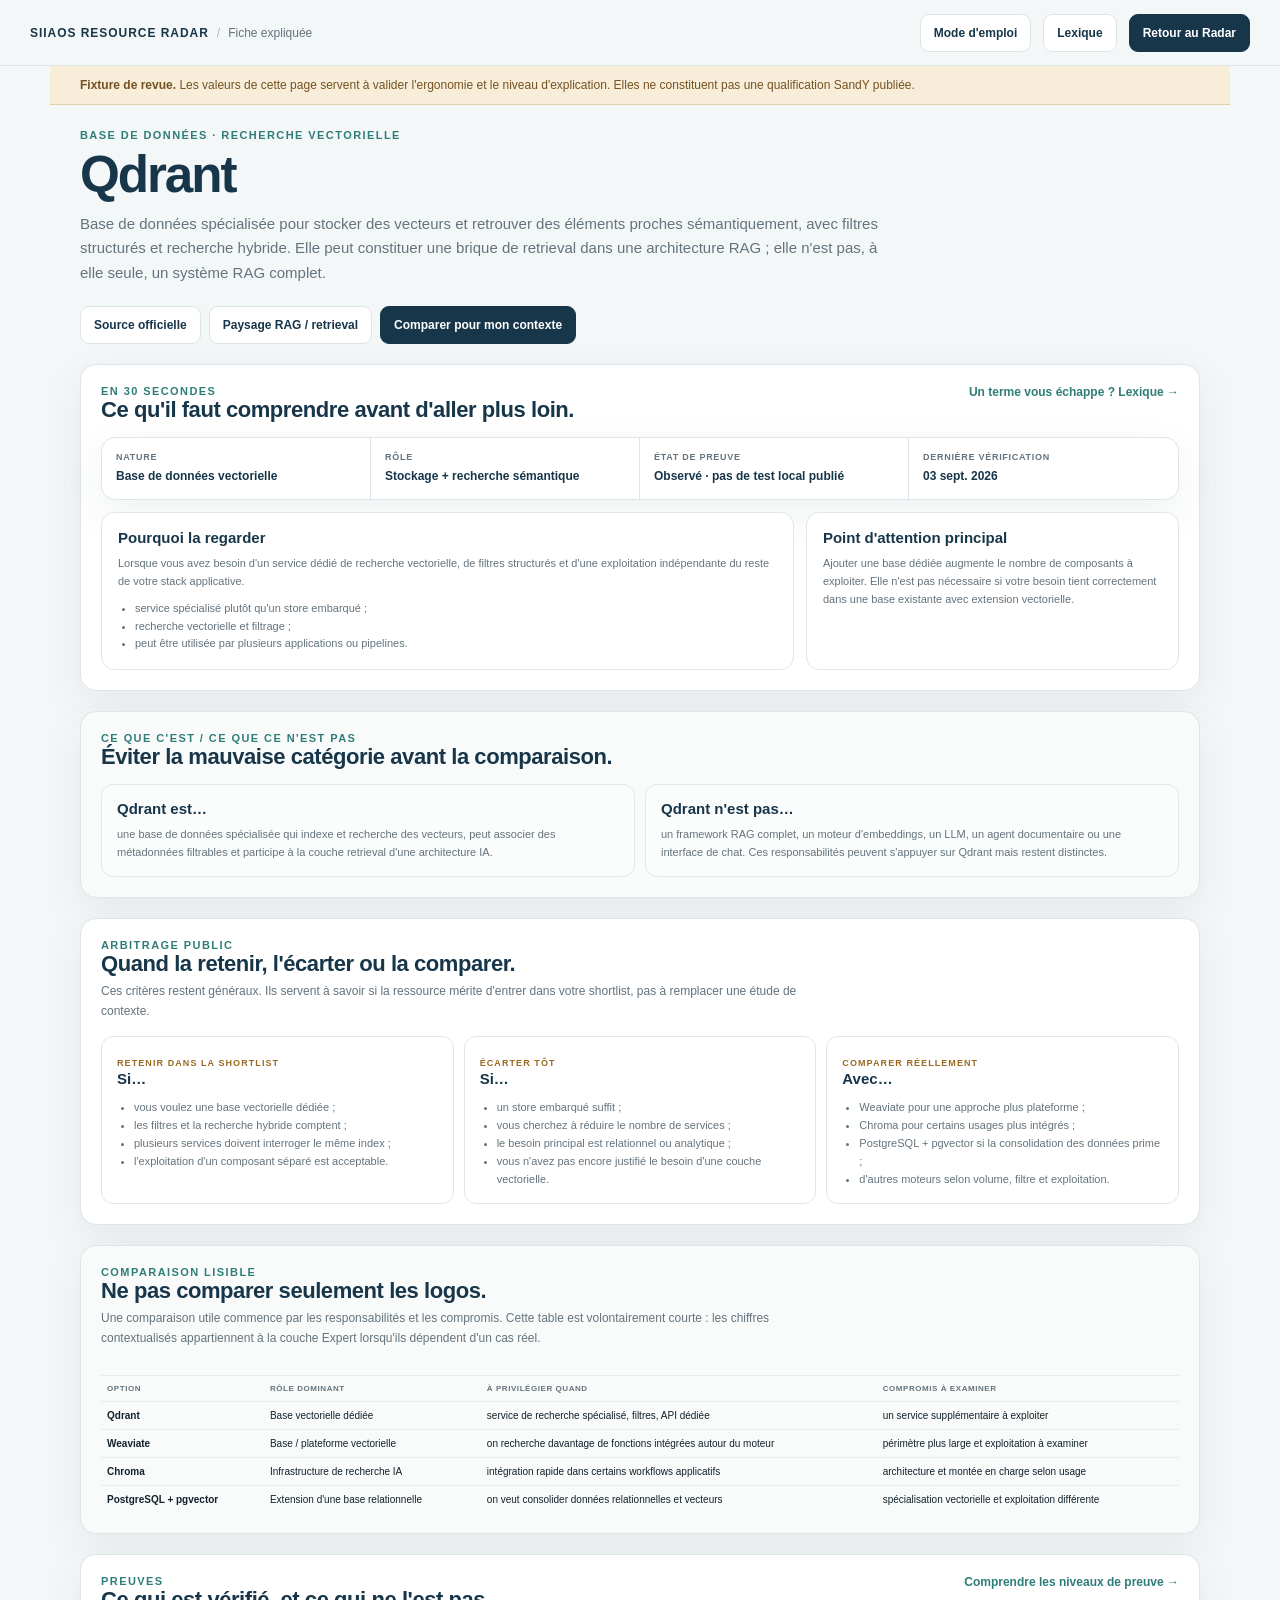
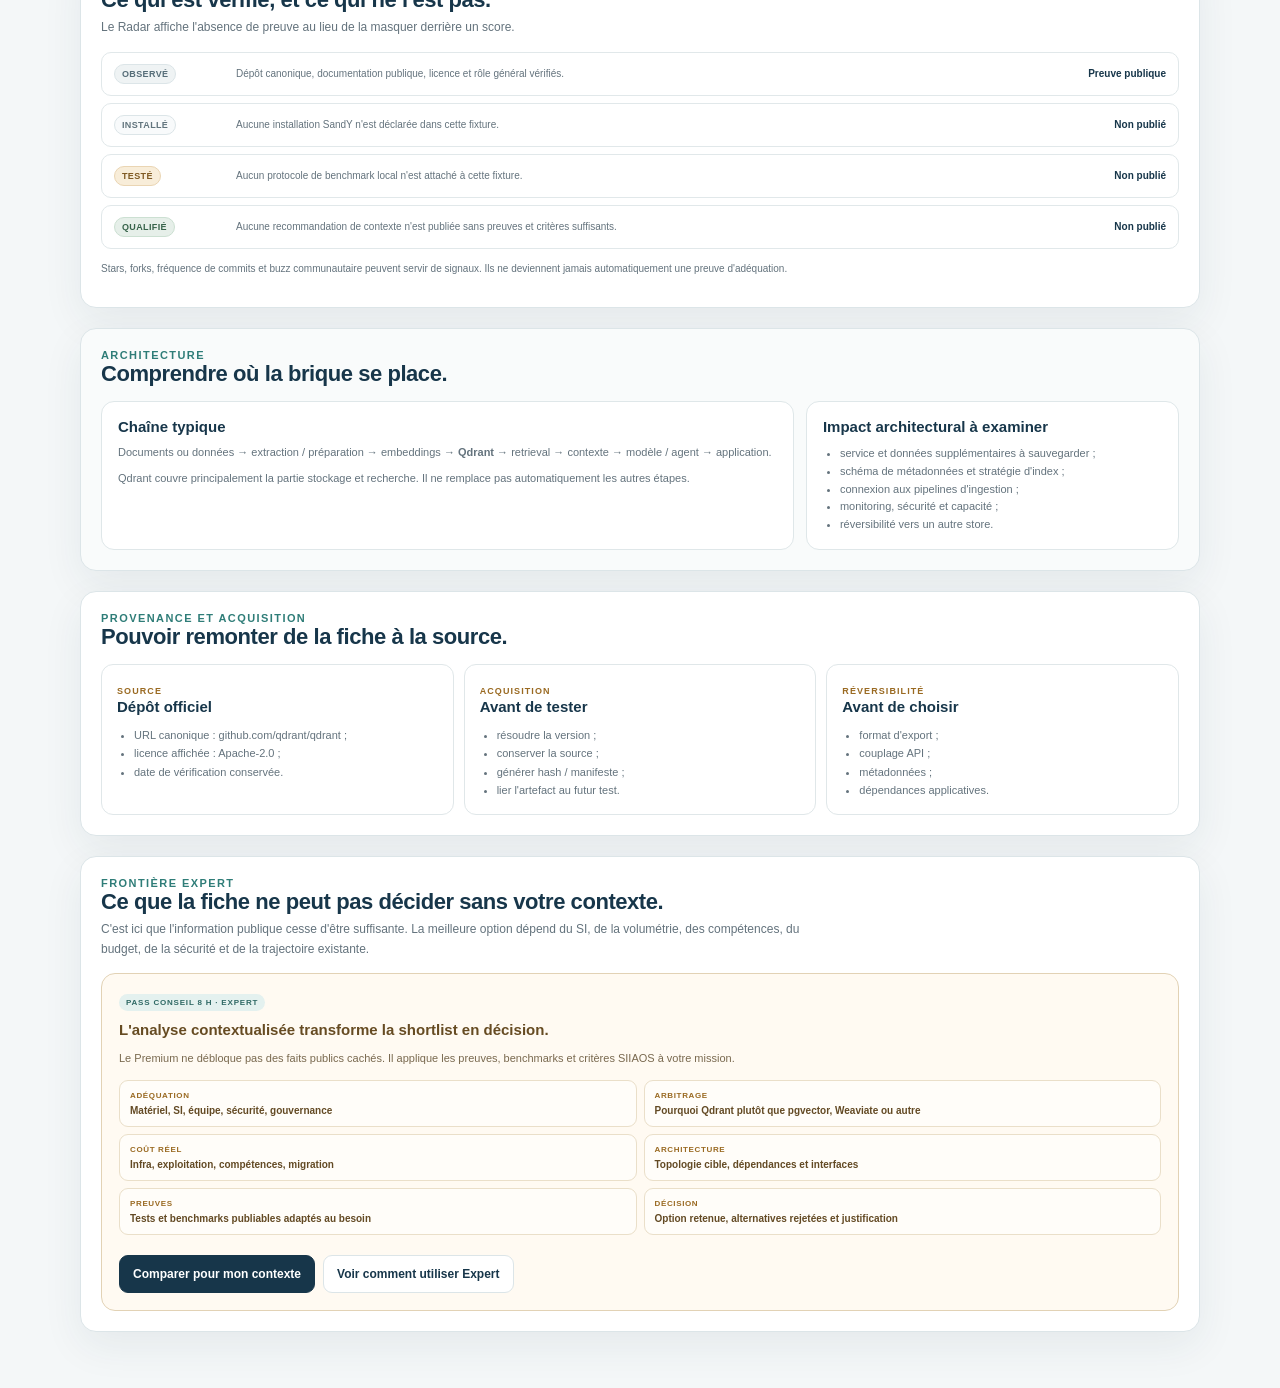
<file: resource-radar-v4/ui/resource-detail-v2.html>
<!doctype html>
<html lang="fr">
<head>
  <meta charset="utf-8" />
  <meta name="viewport" content="width=device-width, initial-scale=1" />
  <meta name="color-scheme" content="light" />
  <meta name="description" content="Exemple de fiche ressource explicable du SIIAOS Resource Radar : rôle, limites, alternatives, preuves, architecture et frontière Expert." />
  <title>Fiche expliquée — SIIAOS Resource Radar</title>
  <link rel="stylesheet" href="./styles.css" />
  <link rel="stylesheet" href="./human.css" />
</head>
<body>
  <header class="topbar">
    <div class="topbar-context"><span class="topbar-kicker">SIIAOS Resource Radar</span><span class="topbar-separator">/</span><span>Fiche expliquée</span></div>
    <div class="topbar-actions"><a class="button button-secondary" href="./guide.html">Mode d'emploi</a><a class="button button-secondary" href="./lexique.html">Lexique</a><a class="button button-primary" href="./index.html?fixture=1#radar">Retour au Radar</a></div>
  </header>

  <main class="human-page">
    <div class="demo-banner" style="margin:-32px -30px 24px"><strong>Fixture de revue.</strong> Les valeurs de cette page servent à valider l'ergonomie et le niveau d'explication. Elles ne constituent pas une qualification SandY publiée.</div>

    <div class="eyebrow">Base de données · recherche vectorielle</div>
    <h1>Qdrant</h1>
    <p class="human-intro">Base de données spécialisée pour stocker des vecteurs et retrouver des éléments proches sémantiquement, avec filtres structurés et recherche hybride. Elle peut constituer une brique de retrieval dans une architecture RAG ; elle n'est pas, à elle seule, un système RAG complet.</p>
    <div class="human-actions"><a class="button button-secondary" href="https://github.com/qdrant/qdrant" target="_blank" rel="noreferrer">Source officielle</a><a class="button button-secondary" href="./index.html?fixture=1#landscapes">Paysage RAG / retrieval</a><a class="button button-primary" href="#expert">Comparer pour mon contexte</a></div>

    <section class="human-section">
      <div class="section-head"><div><div class="eyebrow">En 30 secondes</div><h2>Ce qu'il faut comprendre avant d'aller plus loin.</h2></div><a class="text-link" href="./lexique.html">Un terme vous échappe ? Lexique →</a></div>
      <div class="explain-strip">
        <div class="explain-cell"><span>Nature</span><strong>Base de données vectorielle</strong></div>
        <div class="explain-cell"><span>Rôle</span><strong>Stockage + recherche sémantique</strong></div>
        <div class="explain-cell"><span>État de preuve</span><strong>Observé · pas de test local publié</strong></div>
        <div class="explain-cell"><span>Dernière vérification</span><strong>03 sept. 2026</strong></div>
      </div>
      <div class="resource-summary-grid" style="margin-top:12px">
        <article class="summary-box"><h3>Pourquoi la regarder</h3><p>Lorsque vous avez besoin d'un service dédié de recherche vectorielle, de filtres structurés et d'une exploitation indépendante du reste de votre stack applicative.</p><ul><li>service spécialisé plutôt qu'un store embarqué ;</li><li>recherche vectorielle et filtrage ;</li><li>peut être utilisée par plusieurs applications ou pipelines.</li></ul></article>
        <article class="summary-box"><h3>Point d'attention principal</h3><p>Ajouter une base dédiée augmente le nombre de composants à exploiter. Elle n'est pas nécessaire si votre besoin tient correctement dans une base existante avec extension vectorielle.</p></article>
      </div>
    </section>

    <section class="human-section human-section-soft">
      <div class="section-head"><div><div class="eyebrow">Ce que c'est / ce que ce n'est pas</div><h2>Éviter la mauvaise catégorie avant la comparaison.</h2></div></div>
      <div class="why-grid">
        <article class="why-card"><h3>Qdrant est…</h3><p>une base de données spécialisée qui indexe et recherche des vecteurs, peut associer des métadonnées filtrables et participe à la couche retrieval d'une architecture IA.</p></article>
        <article class="why-card"><h3>Qdrant n'est pas…</h3><p>un framework RAG complet, un moteur d'embeddings, un LLM, un agent documentaire ou une interface de chat. Ces responsabilités peuvent s'appuyer sur Qdrant mais restent distinctes.</p></article>
      </div>
    </section>

    <section class="human-section">
      <div class="section-head"><div><div class="eyebrow">Arbitrage public</div><h2>Quand la retenir, l'écarter ou la comparer.</h2><p>Ces critères restent généraux. Ils servent à savoir si la ressource mérite d'entrer dans votre shortlist, pas à remplacer une étude de contexte.</p></div></div>
      <div class="reading-grid">
        <article class="reading-card"><span class="reading-time">Retenir dans la shortlist</span><h3>Si…</h3><ul><li>vous voulez une base vectorielle dédiée ;</li><li>les filtres et la recherche hybride comptent ;</li><li>plusieurs services doivent interroger le même index ;</li><li>l'exploitation d'un composant séparé est acceptable.</li></ul></article>
        <article class="reading-card"><span class="reading-time">Écarter tôt</span><h3>Si…</h3><ul><li>un store embarqué suffit ;</li><li>vous cherchez à réduire le nombre de services ;</li><li>le besoin principal est relationnel ou analytique ;</li><li>vous n'avez pas encore justifié le besoin d'une couche vectorielle.</li></ul></article>
        <article class="reading-card"><span class="reading-time">Comparer réellement</span><h3>Avec…</h3><ul><li>Weaviate pour une approche plus plateforme ;</li><li>Chroma pour certains usages plus intégrés ;</li><li>PostgreSQL + pgvector si la consolidation des données prime ;</li><li>d'autres moteurs selon volume, filtre et exploitation.</li></ul></article>
      </div>
    </section>

    <section class="human-section human-section-soft">
      <div class="section-head"><div><div class="eyebrow">Comparaison lisible</div><h2>Ne pas comparer seulement les logos.</h2><p>Une comparaison utile commence par les responsabilités et les compromis. Cette table est volontairement courte : les chiffres contextualisés appartiennent à la couche Expert lorsqu'ils dépendent d'un cas réel.</p></div></div>
      <div style="overflow:auto">
        <table class="compare-mini">
          <thead><tr><th>Option</th><th>Rôle dominant</th><th>À privilégier quand</th><th>Compromis à examiner</th></tr></thead>
          <tbody>
            <tr><td><strong>Qdrant</strong></td><td>Base vectorielle dédiée</td><td>service de recherche spécialisé, filtres, API dédiée</td><td>un service supplémentaire à exploiter</td></tr>
            <tr><td><strong>Weaviate</strong></td><td>Base / plateforme vectorielle</td><td>on recherche davantage de fonctions intégrées autour du moteur</td><td>périmètre plus large et exploitation à examiner</td></tr>
            <tr><td><strong>Chroma</strong></td><td>Infrastructure de recherche IA</td><td>intégration rapide dans certains workflows applicatifs</td><td>architecture et montée en charge selon usage</td></tr>
            <tr><td><strong>PostgreSQL + pgvector</strong></td><td>Extension d'une base relationnelle</td><td>on veut consolider données relationnelles et vecteurs</td><td>spécialisation vectorielle et exploitation différente</td></tr>
          </tbody>
        </table>
      </div>
    </section>

    <section class="human-section">
      <div class="section-head"><div><div class="eyebrow">Preuves</div><h2>Ce qui est vérifié, et ce qui ne l'est pas.</h2><p>Le Radar affiche l'absence de preuve au lieu de la masquer derrière un score.</p></div><a class="text-link" href="./lexique.html#preuve">Comprendre les niveaux de preuve →</a></div>
      <div class="proof-ladder">
        <div class="proof-row"><span class="pill observed">Observé</span><p>Dépôt canonique, documentation publique, licence et rôle général vérifiés.</p><b>Preuve publique</b></div>
        <div class="proof-row"><span class="pill">Installé</span><p>Aucune installation SandY n'est déclarée dans cette fixture.</p><b>Non publié</b></div>
        <div class="proof-row"><span class="pill tested">Testé</span><p>Aucun protocole de benchmark local n'est attaché à cette fixture.</p><b>Non publié</b></div>
        <div class="proof-row"><span class="pill qualified">Qualifié</span><p>Aucune recommandation de contexte n'est publiée sans preuves et critères suffisants.</p><b>Non publié</b></div>
      </div>
      <p class="human-note">Stars, forks, fréquence de commits et buzz communautaire peuvent servir de signaux. Ils ne deviennent jamais automatiquement une preuve d'adéquation.</p>
    </section>

    <section class="human-section human-section-soft">
      <div class="section-head"><div><div class="eyebrow">Architecture</div><h2>Comprendre où la brique se place.</h2></div></div>
      <div class="resource-summary-grid">
        <article class="summary-box"><h3>Chaîne typique</h3><p>Documents ou données → extraction / préparation → embeddings → <strong>Qdrant</strong> → retrieval → contexte → modèle / agent → application.</p><p>Qdrant couvre principalement la partie stockage et recherche. Il ne remplace pas automatiquement les autres étapes.</p></article>
        <article class="summary-box"><h3>Impact architectural à examiner</h3><ul><li>service et données supplémentaires à sauvegarder ;</li><li>schéma de métadonnées et stratégie d'index ;</li><li>connexion aux pipelines d'ingestion ;</li><li>monitoring, sécurité et capacité ;</li><li>réversibilité vers un autre store.</li></ul></article>
      </div>
    </section>

    <section class="human-section">
      <div class="section-head"><div><div class="eyebrow">Provenance et acquisition</div><h2>Pouvoir remonter de la fiche à la source.</h2></div></div>
      <div class="reading-grid">
        <article class="reading-card"><span class="reading-time">Source</span><h3>Dépôt officiel</h3><ul><li>URL canonique : github.com/qdrant/qdrant ;</li><li>licence affichée : Apache-2.0 ;</li><li>date de vérification conservée.</li></ul></article>
        <article class="reading-card"><span class="reading-time">Acquisition</span><h3>Avant de tester</h3><ul><li>résoudre la version ;</li><li>conserver la source ;</li><li>générer hash / manifeste ;</li><li>lier l'artefact au futur test.</li></ul></article>
        <article class="reading-card"><span class="reading-time">Réversibilité</span><h3>Avant de choisir</h3><ul><li>format d'export ;</li><li>couplage API ;</li><li>métadonnées ;</li><li>dépendances applicatives.</li></ul></article>
      </div>
    </section>

    <section class="human-section" id="expert">
      <div class="section-head"><div><div class="eyebrow">Frontière Expert</div><h2>Ce que la fiche ne peut pas décider sans votre contexte.</h2><p>C'est ici que l'information publique cesse d'être suffisante. La meilleure option dépend du SI, de la volumétrie, des compétences, du budget, de la sécurité et de la trajectoire existante.</p></div></div>
      <div class="expert-preview">
        <span class="value-label">Pass Conseil 8 h · Expert</span>
        <h3 style="margin-top:10px">L'analyse contextualisée transforme la shortlist en décision.</h3>
        <p>Le Premium ne débloque pas des faits publics cachés. Il applique les preuves, benchmarks et critères SIIAOS à votre mission.</p>
        <div class="expert-preview-grid">
          <div class="expert-preview-item"><span>Adéquation</span><strong>Matériel, SI, équipe, sécurité, gouvernance</strong></div>
          <div class="expert-preview-item"><span>Arbitrage</span><strong>Pourquoi Qdrant plutôt que pgvector, Weaviate ou autre</strong></div>
          <div class="expert-preview-item"><span>Coût réel</span><strong>Infra, exploitation, compétences, migration</strong></div>
          <div class="expert-preview-item"><span>Architecture</span><strong>Topologie cible, dépendances et interfaces</strong></div>
          <div class="expert-preview-item"><span>Preuves</span><strong>Tests et benchmarks publiables adaptés au besoin</strong></div>
          <div class="expert-preview-item"><span>Décision</span><strong>Option retenue, alternatives rejetées et justification</strong></div>
        </div>
        <div class="human-actions"><a class="button button-primary" href="https://yannick-audubert-consultant.vercel.app/premium" target="_blank" rel="noreferrer">Comparer pour mon contexte</a><a class="button button-secondary" href="./guide.html">Voir comment utiliser Expert</a></div>
      </div>
    </section>
  </main>
</body>
</html>
</file>
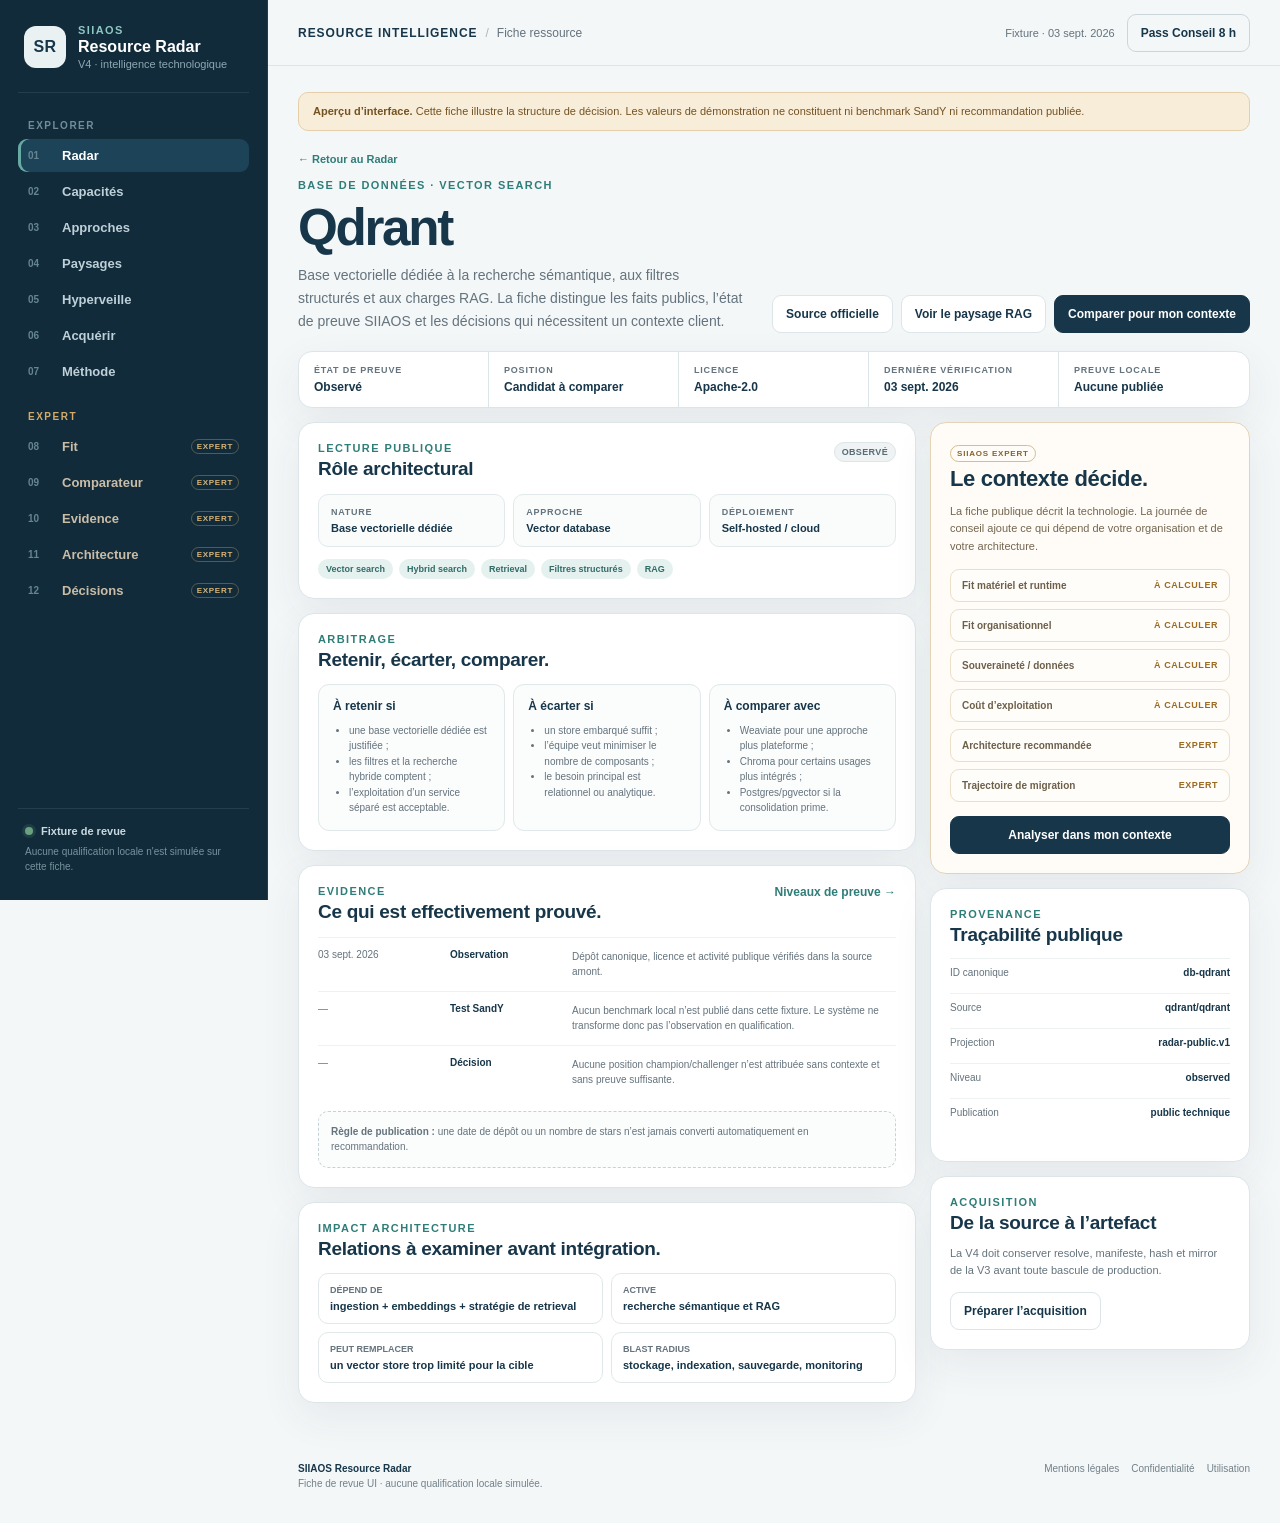
<file: resource-radar-v4/ui/resource-detail.html>
<!doctype html>
<html lang="fr">
<head>
  <meta charset="utf-8" />
  <meta name="viewport" content="width=device-width, initial-scale=1" />
  <meta name="color-scheme" content="light" />
  <title>Fiche ressource — SIIAOS Resource Radar V4</title>
  <link rel="stylesheet" href="./styles.css" />
  <style>
    .resource-page { padding-top: 26px; }
    .detail-banner { margin-bottom: 18px; padding: 10px 14px; border-radius: 10px; background: var(--ochre-soft); border: 1px solid #e5cfaa; color: #745222; font-size: 11px; line-height: 1.5; }
    .back-link { color: var(--teal); font-weight: 800; text-decoration: none; font-size: 11px; }
    .resource-hero { margin-top: 12px; display: grid; grid-template-columns: minmax(0,1fr) auto; gap: 28px; align-items: end; }
    .resource-hero h1 { margin: 7px 0 7px; color: var(--navy); font-size: clamp(34px,4vw,56px); letter-spacing: -.045em; }
    .resource-hero p { max-width: 850px; margin: 0; color: var(--muted); font-size: 14px; line-height: 1.65; }
    .resource-actions { display: flex; flex-wrap: wrap; gap: 8px; justify-content: flex-end; }
    .status-strip { margin-top: 18px; display: grid; grid-template-columns: repeat(5,minmax(0,1fr)); background: white; border: 1px solid var(--line); border-radius: 14px; box-shadow: var(--shadow); overflow: hidden; }
    .status-cell { padding: 13px 15px; border-right: 1px solid var(--line); }
    .status-cell:last-child { border-right: 0; }
    .status-cell span { display:block; color: var(--muted); text-transform: uppercase; font-size: 9px; font-weight: 800; letter-spacing: .09em; }
    .status-cell strong { display:block; margin-top: 5px; color: var(--navy); font-size: 12px; }
    .detail-layout { margin-top: 14px; display: grid; grid-template-columns: minmax(0,1.7fr) minmax(320px,.8fr); gap: 14px; align-items: start; }
    .stack { display: grid; gap: 14px; }
    .fact-grid { display:grid; grid-template-columns: repeat(3,minmax(0,1fr)); gap:8px; }
    .fact { padding: 12px; border: 1px solid #e2e9eb; background:#fafcfc; border-radius: 10px; }
    .fact span { display:block; color:var(--muted); font-size:9px; text-transform:uppercase; font-weight:800; letter-spacing:.08em; }
    .fact strong { display:block; margin-top:5px; color:var(--navy); font-size:11px; }
    .cap-list { margin-top: 12px; display:flex; flex-wrap:wrap; gap:6px; }
    .cap-list span { border-radius:999px; padding:5px 8px; background:var(--teal-soft); color:#326b67; font-size:9px; font-weight:750; }
    .decision-columns { display:grid; grid-template-columns: repeat(3,minmax(0,1fr)); gap:8px; }
    .decision-box { padding:14px; border:1px solid #e0e8ea; border-radius:11px; background:#fbfcfc; }
    .decision-box h3 { margin:0; color:var(--navy); font-size:12px; }
    .decision-box ul { margin:10px 0 0; padding-left:16px; color:var(--muted); font-size:10px; line-height:1.55; }
    .evidence-line { display:grid; grid-template-columns: 120px 110px minmax(0,1fr); gap:12px; padding:11px 0; border-top:1px solid #edf1f2; font-size:10px; align-items:start; }
    .evidence-line:first-of-type { margin-top:10px; }
    .evidence-line time { color:var(--muted); }
    .evidence-line strong { color:var(--navy); }
    .evidence-line p { margin:0; color:var(--muted); line-height:1.55; }
    .relation-map { display:grid; grid-template-columns: repeat(2,minmax(0,1fr)); gap:8px; }
    .relation { border:1px solid #e0e8ea; border-radius:10px; padding:11px; }
    .relation span { display:block; color:var(--muted); font-size:9px; text-transform:uppercase; font-weight:800; }
    .relation strong { display:block; margin-top:5px; color:var(--navy); font-size:11px; }
    .expert-panel { border-color:#e3d4b6; background:#fffcf7; }
    .expert-panel h2 { font-size:22px; }
    .expert-panel p { color:#746650; font-size:11px; line-height:1.6; }
    .locked-grid { margin-top:13px; display:grid; gap:7px; }
    .locked-row { display:flex; justify-content:space-between; gap:14px; align-items:center; padding:10px 11px; border-radius:9px; border:1px solid #ebdfc9; background:#fffdfa; }
    .locked-row span { color:#6d604a; font-size:10px; font-weight:750; }
    .locked-row b { color:#9a6a22; font-size:9px; letter-spacing:.06em; }
    .no-proof { margin-top:12px; padding:12px; border-radius:10px; border:1px dashed #c5d2d6; background:#fbfcfc; color:var(--muted); font-size:10px; line-height:1.55; }
    .provenance { display:grid; gap:7px; }
    .provenance div { display:flex; justify-content:space-between; gap:12px; padding:8px 0; border-top:1px solid #edf1f2; font-size:10px; }
    .provenance dt { color:var(--muted); }
    .provenance dd { margin:0; color:var(--navy); text-align:right; font-weight:700; }
    @media (max-width: 1000px) {
      .resource-hero { grid-template-columns:1fr; align-items:start; }
      .resource-actions { justify-content:flex-start; }
      .status-strip { grid-template-columns:repeat(2,minmax(0,1fr)); }
      .status-cell { border-bottom:1px solid var(--line); }
      .detail-layout { grid-template-columns:1fr; }
    }
    @media (max-width: 620px) {
      .status-strip, .fact-grid, .decision-columns, .relation-map { grid-template-columns:1fr; }
      .status-cell { border-right:0; }
      .evidence-line { grid-template-columns:1fr; gap:4px; }
    }
  </style>
</head>
<body>
  <div class="app-shell">
    <aside class="sidebar" aria-label="Navigation principale">
      <div class="brand-block">
        <div class="brand-mark" aria-hidden="true">SR</div>
        <div><div class="eyebrow">SIIAOS</div><div class="brand-name">Resource Radar</div><div class="brand-version">V4 · intelligence technologique</div></div>
      </div>
      <nav class="nav-stack">
        <div class="nav-group-label">Explorer</div>
        <a class="nav-item is-active" href="./index.html?fixture=1#radar"><span>01</span> Radar</a>
        <a class="nav-item" href="./index.html?fixture=1#capabilities"><span>02</span> Capacités</a>
        <a class="nav-item" href="./index.html?fixture=1#approaches"><span>03</span> Approches</a>
        <a class="nav-item" href="./index.html?fixture=1#landscapes"><span>04</span> Paysages</a>
        <a class="nav-item" href="./index.html?fixture=1#watch"><span>05</span> Hyperveille</a>
        <a class="nav-item" href="./index.html?fixture=1#acquire"><span>06</span> Acquérir</a>
        <a class="nav-item" href="./index.html?fixture=1#method"><span>07</span> Méthode</a>
        <div class="nav-group-label nav-group-expert">Expert</div>
        <a class="nav-item nav-item-locked" href="./index.html?fixture=1#expert-fit"><span>08</span> Fit <b>EXPERT</b></a>
        <a class="nav-item nav-item-locked" href="./index.html?fixture=1#expert-compare"><span>09</span> Comparateur <b>EXPERT</b></a>
        <a class="nav-item nav-item-locked" href="./index.html?fixture=1#expert-evidence"><span>10</span> Evidence <b>EXPERT</b></a>
        <a class="nav-item nav-item-locked" href="./index.html?fixture=1#expert-architecture"><span>11</span> Architecture <b>EXPERT</b></a>
        <a class="nav-item nav-item-locked" href="./index.html?fixture=1#expert-decisions"><span>12</span> Décisions <b>EXPERT</b></a>
      </nav>
      <div class="sidebar-footer"><div class="status-row"><span class="status-dot ok"></span><span>Fixture de revue</span></div><div class="sidebar-small">Aucune qualification locale n'est simulée sur cette fiche.</div></div>
    </aside>

    <main class="main-shell">
      <header class="topbar">
        <div class="topbar-context"><span class="topbar-kicker">Resource intelligence</span><span class="topbar-separator">/</span><span>Fiche ressource</span></div>
        <div class="topbar-actions"><span class="freshness">Fixture · 03 sept. 2026</span><a class="button button-quiet" href="https://yannick-audubert-consultant.vercel.app/premium" target="_blank" rel="noreferrer">Pass Conseil 8 h</a></div>
      </header>

      <section class="view is-visible resource-page">
        <div class="detail-banner"><strong>Aperçu d’interface.</strong> Cette fiche illustre la structure de décision. Les valeurs de démonstration ne constituent ni benchmark SandY ni recommandation publiée.</div>
        <a class="back-link" href="./index.html?fixture=1#radar">← Retour au Radar</a>

        <div class="resource-hero">
          <div>
            <div class="eyebrow">Base de données · Vector search</div>
            <h1>Qdrant</h1>
            <p>Base vectorielle dédiée à la recherche sémantique, aux filtres structurés et aux charges RAG. La fiche distingue les faits publics, l’état de preuve SIIAOS et les décisions qui nécessitent un contexte client.</p>
          </div>
          <div class="resource-actions">
            <a class="button button-secondary" href="https://github.com/qdrant/qdrant" target="_blank" rel="noreferrer">Source officielle</a>
            <a class="button button-secondary" href="./index.html?fixture=1#landscapes">Voir le paysage RAG</a>
            <a class="button button-primary" href="https://yannick-audubert-consultant.vercel.app/premium" target="_blank" rel="noreferrer">Comparer pour mon contexte</a>
          </div>
        </div>

        <div class="status-strip">
          <div class="status-cell"><span>État de preuve</span><strong>Observé</strong></div>
          <div class="status-cell"><span>Position</span><strong>Candidat à comparer</strong></div>
          <div class="status-cell"><span>Licence</span><strong>Apache-2.0</strong></div>
          <div class="status-cell"><span>Dernière vérification</span><strong>03 sept. 2026</strong></div>
          <div class="status-cell"><span>Preuve locale</span><strong>Aucune publiée</strong></div>
        </div>

        <div class="detail-layout">
          <div class="stack">
            <section class="panel">
              <div class="panel-heading"><div><div class="eyebrow">Lecture publique</div><h2>Rôle architectural</h2></div><span class="pill observed">observé</span></div>
              <div class="fact-grid">
                <div class="fact"><span>Nature</span><strong>Base vectorielle dédiée</strong></div>
                <div class="fact"><span>Approche</span><strong>Vector database</strong></div>
                <div class="fact"><span>Déploiement</span><strong>Self-hosted / cloud</strong></div>
              </div>
              <div class="cap-list"><span>Vector search</span><span>Hybrid search</span><span>Retrieval</span><span>Filtres structurés</span><span>RAG</span></div>
            </section>

            <section class="panel">
              <div class="eyebrow">Arbitrage</div><h2>Retenir, écarter, comparer.</h2>
              <div class="decision-columns" style="margin-top:13px">
                <div class="decision-box"><h3>À retenir si</h3><ul><li>une base vectorielle dédiée est justifiée ;</li><li>les filtres et la recherche hybride comptent ;</li><li>l’exploitation d’un service séparé est acceptable.</li></ul></div>
                <div class="decision-box"><h3>À écarter si</h3><ul><li>un store embarqué suffit ;</li><li>l’équipe veut minimiser le nombre de composants ;</li><li>le besoin principal est relationnel ou analytique.</li></ul></div>
                <div class="decision-box"><h3>À comparer avec</h3><ul><li>Weaviate pour une approche plus plateforme ;</li><li>Chroma pour certains usages plus intégrés ;</li><li>Postgres/pgvector si la consolidation prime.</li></ul></div>
              </div>
            </section>

            <section class="panel">
              <div class="panel-heading"><div><div class="eyebrow">Evidence</div><h2>Ce qui est effectivement prouvé.</h2></div><a class="text-link" href="./index.html?fixture=1#method">Niveaux de preuve →</a></div>
              <div class="evidence-line"><time>03 sept. 2026</time><strong>Observation</strong><p>Dépôt canonique, licence et activité publique vérifiés dans la source amont.</p></div>
              <div class="evidence-line"><time>—</time><strong>Test SandY</strong><p>Aucun benchmark local n’est publié dans cette fixture. Le système ne transforme donc pas l’observation en qualification.</p></div>
              <div class="evidence-line"><time>—</time><strong>Décision</strong><p>Aucune position champion/challenger n’est attribuée sans contexte et sans preuve suffisante.</p></div>
              <div class="no-proof"><strong>Règle de publication :</strong> une date de dépôt ou un nombre de stars n’est jamais converti automatiquement en recommandation.</div>
            </section>

            <section class="panel">
              <div class="eyebrow">Impact architecture</div><h2>Relations à examiner avant intégration.</h2>
              <div class="relation-map" style="margin-top:13px">
                <div class="relation"><span>Dépend de</span><strong>ingestion + embeddings + stratégie de retrieval</strong></div>
                <div class="relation"><span>Active</span><strong>recherche sémantique et RAG</strong></div>
                <div class="relation"><span>Peut remplacer</span><strong>un vector store trop limité pour la cible</strong></div>
                <div class="relation"><span>Blast radius</span><strong>stockage, indexation, sauvegarde, monitoring</strong></div>
              </div>
            </section>
          </div>

          <aside class="stack">
            <section class="panel expert-panel">
              <div class="expert-label">SIIAOS EXPERT</div>
              <h2>Le contexte décide.</h2>
              <p>La fiche publique décrit la technologie. La journée de conseil ajoute ce qui dépend de votre organisation et de votre architecture.</p>
              <div class="locked-grid">
                <div class="locked-row"><span>Fit matériel et runtime</span><b>À CALCULER</b></div>
                <div class="locked-row"><span>Fit organisationnel</span><b>À CALCULER</b></div>
                <div class="locked-row"><span>Souveraineté / données</span><b>À CALCULER</b></div>
                <div class="locked-row"><span>Coût d’exploitation</span><b>À CALCULER</b></div>
                <div class="locked-row"><span>Architecture recommandée</span><b>EXPERT</b></div>
                <div class="locked-row"><span>Trajectoire de migration</span><b>EXPERT</b></div>
              </div>
              <a class="button button-primary" style="margin-top:14px;width:100%" href="https://yannick-audubert-consultant.vercel.app/premium" target="_blank" rel="noreferrer">Analyser dans mon contexte</a>
            </section>

            <section class="panel">
              <div class="eyebrow">Provenance</div><h2>Traçabilité publique</h2>
              <dl class="provenance" style="margin-top:12px">
                <div><dt>ID canonique</dt><dd>db-qdrant</dd></div>
                <div><dt>Source</dt><dd>qdrant/qdrant</dd></div>
                <div><dt>Projection</dt><dd>radar-public.v1</dd></div>
                <div><dt>Niveau</dt><dd>observed</dd></div>
                <div><dt>Publication</dt><dd>public technique</dd></div>
              </dl>
            </section>

            <section class="panel">
              <div class="eyebrow">Acquisition</div><h2>De la source à l’artefact</h2>
              <p style="color:var(--muted);font-size:11px;line-height:1.6">La V4 doit conserver resolve, manifeste, hash et mirror de la V3 avant toute bascule de production.</p>
              <div class="button-row" style="margin-top:12px"><a class="button button-secondary" href="./index.html?fixture=1#acquire">Préparer l’acquisition</a></div>
            </section>
          </aside>
        </div>
      </section>

      <footer class="footer"><div><strong>SIIAOS Resource Radar</strong><span>Fiche de revue UI · aucune qualification locale simulée.</span></div><div class="footer-links"><a href="https://yannick-audubert-consultant.vercel.app/mentions-legales">Mentions légales</a><a href="https://yannick-audubert-consultant.vercel.app/politique-confidentialite">Confidentialité</a><a href="https://yannick-audubert-consultant.vercel.app/conditions-utilisation">Utilisation</a></div></footer>
    </main>
  </div>
</body>
</html>
</file>
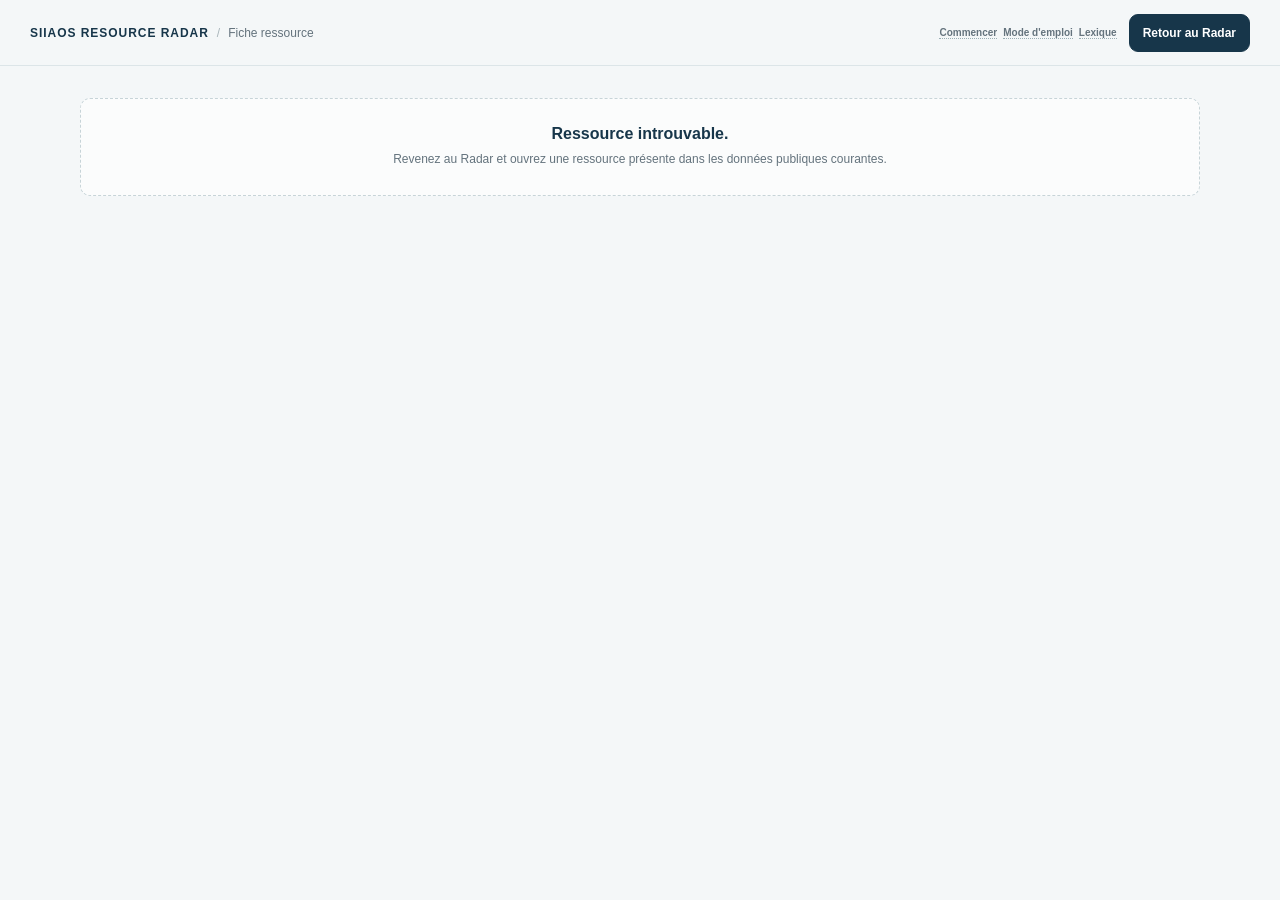
<file: resource-radar-v4/ui/resource.html>
<!doctype html>
<html lang="fr">
<head>
  <meta charset="utf-8" />
  <meta name="viewport" content="width=device-width, initial-scale=1" />
  <meta name="color-scheme" content="light" />
  <meta name="description" content="Fiche ressource du SIIAOS Resource Radar : rôle, usage, limites, compromis, niveau de preuve, provenance, architecture et analyse Expert." />
  <title>Ressource — SIIAOS Resource Radar</title>
  <link rel="stylesheet" href="./styles.css" />
  <link rel="stylesheet" href="./human.css" />
  <script src="./resource.js" defer></script>
</head>
<body>
  <header class="topbar">
    <div class="topbar-context"><span class="topbar-kicker">SIIAOS Resource Radar</span><span class="topbar-separator">/</span><span>Fiche ressource</span></div>
    <div class="topbar-actions"><div class="human-help-links"><a href="./start.html">Commencer</a><a href="./guide.html">Mode d'emploi</a><a href="./lexique.html">Lexique</a></div><a class="button button-primary" id="back-radar" href="./index.html#radar">Retour au Radar</a></div>
  </header>

  <div class="demo-banner" id="resource-demo" hidden><strong>Données de démonstration.</strong> Cette page utilise un jeu de données réservé à la validation de l'interface. Il ne constitue pas une qualification SIIAOS publiée.</div>

  <main class="human-page" id="resource-main">
    <div id="resource-loading" class="human-section"><strong>Chargement de la ressource…</strong></div>
    <div id="resource-error" class="empty-state" hidden><strong>Ressource introuvable.</strong><span>Revenez au Radar et ouvrez une ressource présente dans les données publiques courantes.</span></div>

    <div id="resource-content" hidden>
      <div class="eyebrow" id="resource-kicker">Ressource</div>
      <h1 id="resource-title">—</h1>
      <p class="human-intro" id="resource-summary"></p>
      <div class="human-actions"><a class="button button-secondary" id="resource-source" href="#" target="_blank" rel="noreferrer">Source officielle</a><a class="button button-secondary" href="./lexique.html">Comprendre le vocabulaire</a><a class="button button-primary" href="#expert">Analyser dans mon contexte</a></div>
      <nav class="quick-links" aria-label="Aller directement à une partie de la fiche"><a href="#overview">30 secondes</a><a href="#resource-explanation">Comprendre</a><a href="#proof">Preuves</a><a href="#gaps">Limites</a><a href="#architecture">Architecture</a><a href="#provenance">Provenance</a><a href="#expert">Expert</a></nav>

      <section class="human-section" id="overview">
        <div class="section-head"><div><div class="eyebrow">En 30 secondes</div><h2>Ce que vous devez savoir avant d'aller plus loin.</h2></div><a class="text-link" href="./guide.html">Comment lire une fiche →</a></div>
        <div class="explain-strip">
          <div class="explain-cell"><span>Nature</span><strong id="resource-kind">—</strong></div>
          <div class="explain-cell"><span>Rôle principal</span><strong id="resource-primary-role">—</strong></div>
          <div class="explain-cell"><span>État de preuve</span><strong id="resource-state">—</strong></div>
          <div class="explain-cell"><span>Dernière vérification</span><strong id="resource-verified">—</strong></div>
        </div>
        <div class="resource-summary-grid" style="margin-top:12px">
          <article class="summary-box"><h3>À quoi cela sert</h3><p id="resource-purpose"></p><div class="quick-links" id="resource-capabilities"></div></article>
          <article class="summary-box"><h3>Comment l'aborder</h3><p id="resource-approach"></p><div class="quick-links" id="resource-approaches"></div></article>
        </div>
        <p class="human-note">Licence : <strong id="resource-license">—</strong>. Une licence et un rôle peuvent évoluer : regardez toujours la date de vérification et les notes associées.</p>
      </section>

      <section class="human-section human-section-soft" id="resource-explanation" hidden>
        <div class="section-head"><div><div class="eyebrow">Explication publique</div><h2>Comprendre le rôle avant de comparer le produit.</h2><p>Ces éléments restent volontairement gratuits : ils permettent de décider si la ressource mérite d'entrer dans votre exploration sans exiger un Pass.</p></div></div>
        <div class="why-grid">
          <article class="why-card"><h3>En langage simple</h3><p id="resource-plain-language"></p></article>
          <article class="why-card"><h3>Ce que cela ne remplace pas</h3><div id="resource-does-not-replace"></div></article>
        </div>
        <div class="reading-grid" style="margin-top:10px">
          <article class="reading-card"><span class="reading-time">À regarder quand</span><h3>Cas généraux favorables</h3><div id="resource-use-when"></div></article>
          <article class="reading-card"><span class="reading-time">À écarter tôt quand</span><h3>Signaux de mauvais choix</h3><div id="resource-avoid-when"></div></article>
          <article class="reading-card"><span class="reading-time">Compromis</span><h3>Ce que le choix vous fait accepter</h3><div id="resource-tradeoffs"></div></article>
        </div>
        <div class="resource-summary-grid" style="margin-top:10px">
          <article class="summary-box"><h3>Questions à poser avant de choisir</h3><div id="resource-questions"></div></article>
          <article class="summary-box"><h3>Déploiement et exploitation</h3><div id="resource-operational"></div></article>
        </div>
      </section>

      <section class="human-section human-section-soft" id="proof">
        <div class="section-head"><div><div class="eyebrow">Preuve</div><h2>Ce qui est vérifié, et ce qui ne l'est pas encore.</h2><p>Le Radar préfère afficher une absence de preuve plutôt que fabriquer un score.</p></div><a class="text-link" href="./lexique.html#preuve">Niveaux de preuve →</a></div>
        <div class="proof-ladder" id="resource-proof"></div>
      </section>

      <section class="human-section" id="gaps">
        <div class="section-head"><div><div class="eyebrow">Limites connues</div><h2>Ce qui doit encore être vérifié ou contourné.</h2></div></div>
        <div id="resource-gaps"></div>
      </section>

      <section class="human-section human-section-soft" id="architecture">
        <div class="section-head"><div><div class="eyebrow">Architecture</div><h2>Relations publiées autour de cette ressource.</h2><p>Une relation absente n'est pas inventée. Les cartes ci-dessous n'affichent que ce que contient la publication courante.</p></div></div>
        <div class="reading-grid" id="resource-relations"></div>
      </section>

      <section class="human-section" id="provenance">
        <div class="section-head"><div><div class="eyebrow">Provenance</div><h2>Remonter de la fiche à la source.</h2></div></div>
        <div class="resource-summary-grid">
          <article class="summary-box"><h3>Source et fraîcheur</h3><div id="resource-provenance"></div></article>
          <article class="summary-box"><h3>Dynamique récente</h3><p id="resource-trend"></p><p class="human-note">Une dynamique positive ou négative est un signal à qualifier, pas une recommandation.</p></article>
        </div>
      </section>

      <section class="human-section" id="expert">
        <div class="section-head"><div><div class="eyebrow">Espace Expert</div><h2>Ce que les données publiques ne peuvent pas décider seules.</h2><p>Votre matériel, votre SI, votre équipe, la sécurité, les coûts et la trajectoire peuvent changer le classement. L'espace Expert applique ces contraintes au lieu de simplement masquer davantage de liens.</p></div></div>
        <div class="expert-preview">
          <span class="value-label">Pass Conseil 8 h · Expert</span>
          <h3 style="margin-top:10px">Transformer une ressource intéressante en décision justifiée.</h3>
          <div class="expert-preview-grid">
            <div class="expert-preview-item"><span>Adéquation</span><strong>Matériel, SI, compétences, gouvernance</strong></div>
            <div class="expert-preview-item"><span>Arbitrage</span><strong>Pourquoi retenir ou écarter dans votre contexte</strong></div>
            <div class="expert-preview-item"><span>Coût réel</span><strong>Infrastructure, exploitation, migration</strong></div>
            <div class="expert-preview-item"><span>Architecture</span><strong>Interfaces, dépendances, trajectoire cible</strong></div>
            <div class="expert-preview-item"><span>Preuves</span><strong>Tests et benchmarks publiables adaptés au besoin</strong></div>
            <div class="expert-preview-item"><span>Décision</span><strong>Choix, alternatives rejetées et justification</strong></div>
          </div>
          <div id="resource-fit-public" class="human-note"></div>
          <div class="human-actions"><a class="button button-primary" href="https://yannick-audubert-consultant.vercel.app/premium" target="_blank" rel="noreferrer">Comparer pour mon contexte</a><a class="button button-secondary" href="./start.html#free-expert">Pourquoi cette partie est Expert</a></div>
        </div>
      </section>
    </div>
  </main>
</body>
</html>
</file>
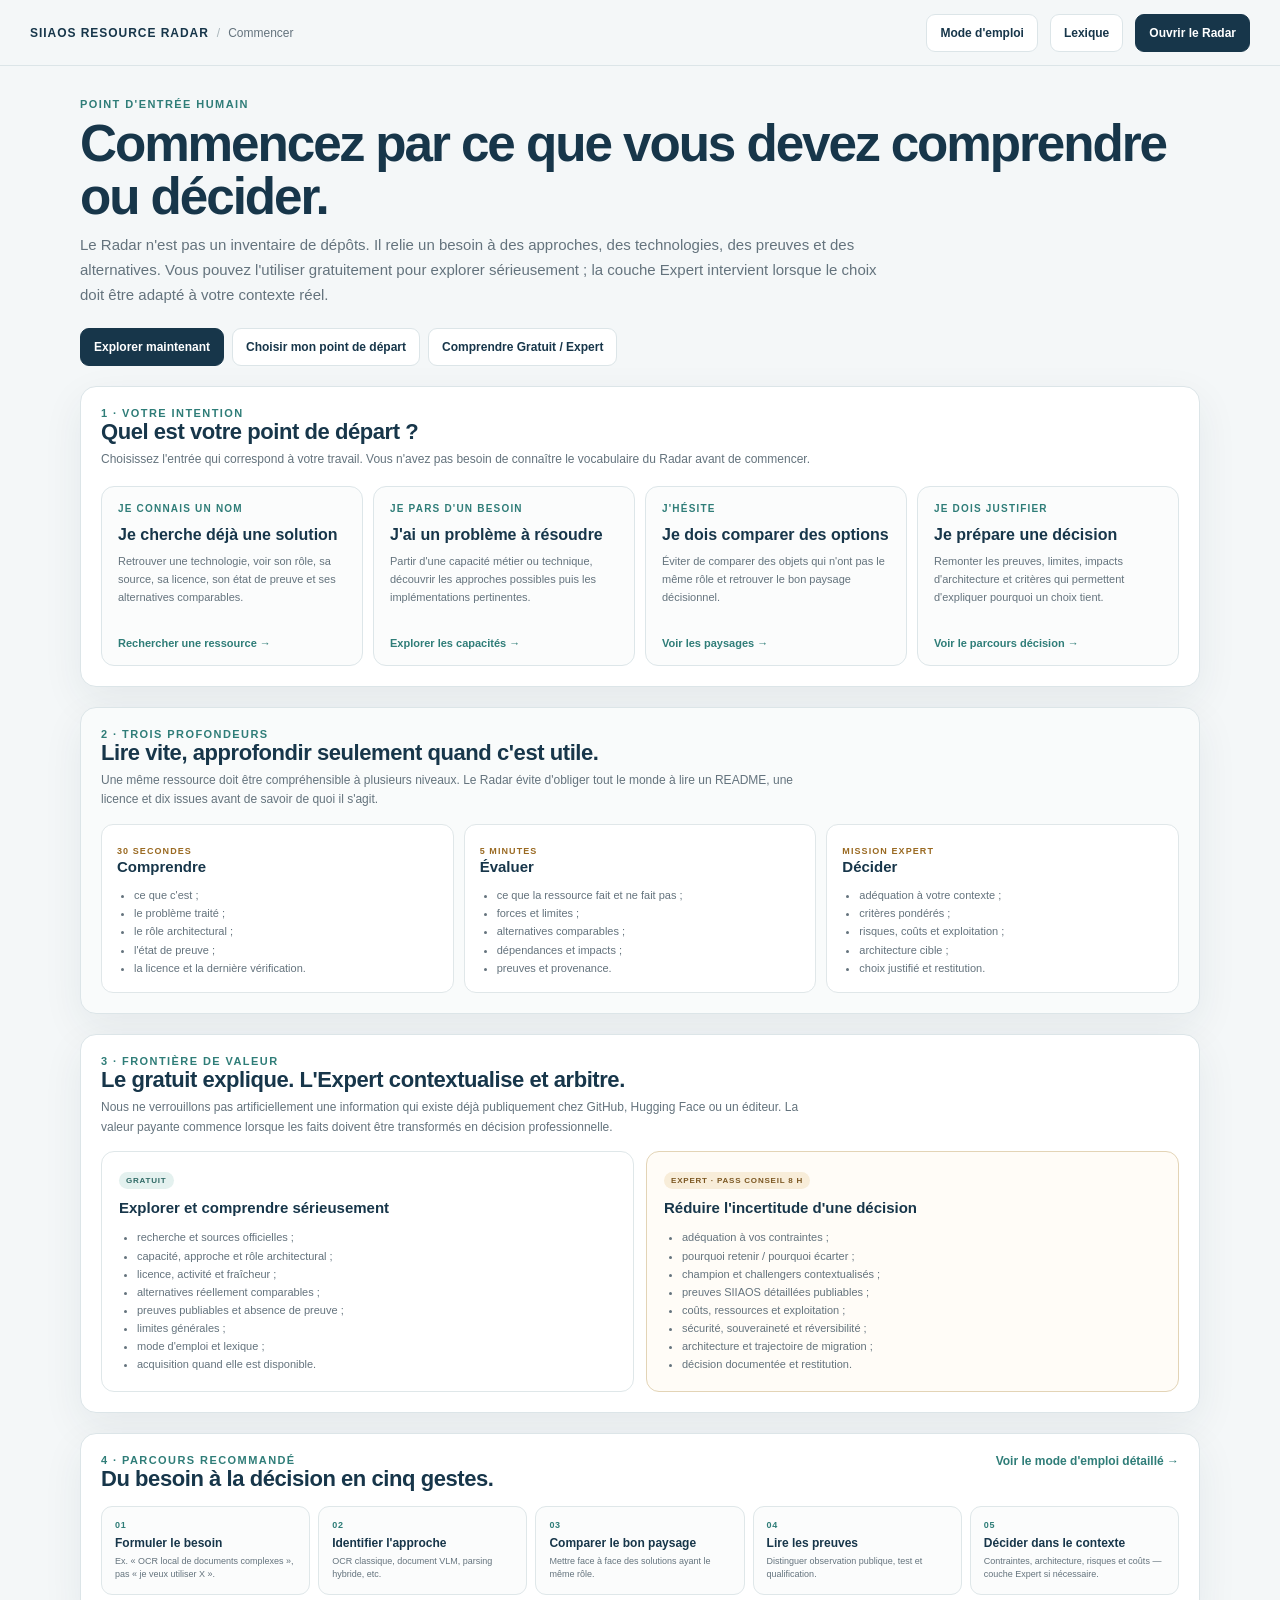
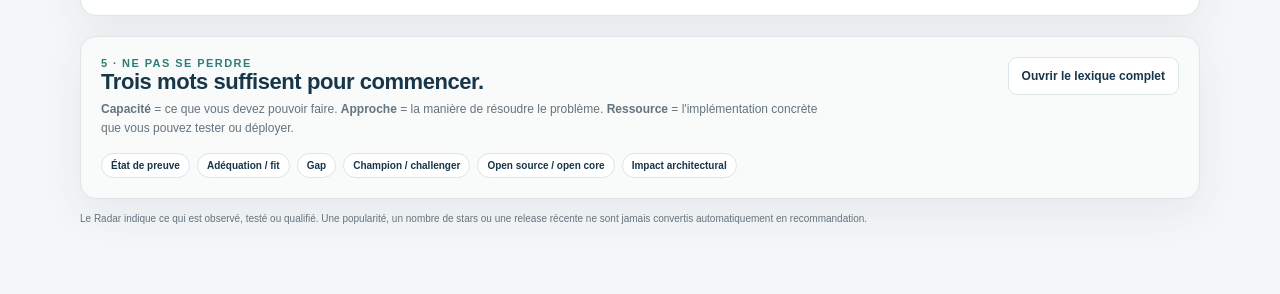
<file: resource-radar-v4/ui/start.html>
<!doctype html>
<html lang="fr">
<head>
  <meta charset="utf-8" />
  <meta name="viewport" content="width=device-width, initial-scale=1" />
  <meta name="color-scheme" content="light" />
  <meta name="description" content="Commencer avec le SIIAOS Resource Radar : chercher, comprendre, comparer et décider sans se perdre dans les dépôts et modèles." />
  <title>Commencer — SIIAOS Resource Radar</title>
  <link rel="stylesheet" href="./styles.css" />
  <link rel="stylesheet" href="./human.css" />
</head>
<body>
  <header class="topbar">
    <div class="topbar-context"><span class="topbar-kicker">SIIAOS Resource Radar</span><span class="topbar-separator">/</span><span>Commencer</span></div>
    <div class="topbar-actions"><a class="button button-secondary" href="./guide.html">Mode d'emploi</a><a class="button button-secondary" href="./lexique.html">Lexique</a><a class="button button-primary" href="./index.html?fixture=1#radar">Ouvrir le Radar</a></div>
  </header>

  <main class="human-page">
    <div class="eyebrow">Point d'entrée humain</div>
    <h1>Commencez par ce que vous devez comprendre ou décider.</h1>
    <p class="human-intro">Le Radar n'est pas un inventaire de dépôts. Il relie un besoin à des approches, des technologies, des preuves et des alternatives. Vous pouvez l'utiliser gratuitement pour explorer sérieusement ; la couche Expert intervient lorsque le choix doit être adapté à votre contexte réel.</p>
    <div class="human-actions"><a class="button button-primary" href="./index.html?fixture=1#radar">Explorer maintenant</a><a class="button button-secondary" href="#choisir-entree">Choisir mon point de départ</a><a class="button button-secondary" href="#free-expert">Comprendre Gratuit / Expert</a></div>

    <section class="human-section" id="choisir-entree">
      <div class="section-head"><div><div class="eyebrow">1 · Votre intention</div><h2>Quel est votre point de départ ?</h2><p>Choisissez l'entrée qui correspond à votre travail. Vous n'avez pas besoin de connaître le vocabulaire du Radar avant de commencer.</p></div></div>
      <div class="intent-grid">
        <a class="intent-card" href="./index.html?fixture=1#radar"><span class="intent-index">Je connais un nom</span><h3>Je cherche déjà une solution</h3><p>Retrouver une technologie, voir son rôle, sa source, sa licence, son état de preuve et ses alternatives comparables.</p><strong>Rechercher une ressource →</strong></a>
        <a class="intent-card" href="./index.html?fixture=1#capabilities"><span class="intent-index">Je pars d'un besoin</span><h3>J'ai un problème à résoudre</h3><p>Partir d'une capacité métier ou technique, découvrir les approches possibles puis les implémentations pertinentes.</p><strong>Explorer les capacités →</strong></a>
        <a class="intent-card" href="./index.html?fixture=1#landscapes"><span class="intent-index">J'hésite</span><h3>Je dois comparer des options</h3><p>Éviter de comparer des objets qui n'ont pas le même rôle et retrouver le bon paysage décisionnel.</p><strong>Voir les paysages →</strong></a>
        <a class="intent-card" href="./index.html?fixture=1#expert-evidence"><span class="intent-index">Je dois justifier</span><h3>Je prépare une décision</h3><p>Remonter les preuves, limites, impacts d'architecture et critères qui permettent d'expliquer pourquoi un choix tient.</p><strong>Voir le parcours décision →</strong></a>
      </div>
    </section>

    <section class="human-section human-section-soft">
      <div class="section-head"><div><div class="eyebrow">2 · Trois profondeurs</div><h2>Lire vite, approfondir seulement quand c'est utile.</h2><p>Une même ressource doit être compréhensible à plusieurs niveaux. Le Radar évite d'obliger tout le monde à lire un README, une licence et dix issues avant de savoir de quoi il s'agit.</p></div></div>
      <div class="reading-grid">
        <article class="reading-card"><span class="reading-time">30 secondes</span><h3>Comprendre</h3><ul><li>ce que c'est ;</li><li>le problème traité ;</li><li>le rôle architectural ;</li><li>l'état de preuve ;</li><li>la licence et la dernière vérification.</li></ul></article>
        <article class="reading-card"><span class="reading-time">5 minutes</span><h3>Évaluer</h3><ul><li>ce que la ressource fait et ne fait pas ;</li><li>forces et limites ;</li><li>alternatives comparables ;</li><li>dépendances et impacts ;</li><li>preuves et provenance.</li></ul></article>
        <article class="reading-card"><span class="reading-time">Mission Expert</span><h3>Décider</h3><ul><li>adéquation à votre contexte ;</li><li>critères pondérés ;</li><li>risques, coûts et exploitation ;</li><li>architecture cible ;</li><li>choix justifié et restitution.</li></ul></article>
      </div>
    </section>

    <section class="human-section" id="free-expert">
      <div class="section-head"><div><div class="eyebrow">3 · Frontière de valeur</div><h2>Le gratuit explique. L'Expert contextualise et arbitre.</h2><p>Nous ne verrouillons pas artificiellement une information qui existe déjà publiquement chez GitHub, Hugging Face ou un éditeur. La valeur payante commence lorsque les faits doivent être transformés en décision professionnelle.</p></div></div>
      <div class="value-split">
        <article class="value-card"><span class="value-label">Gratuit</span><h3 style="margin-top:10px">Explorer et comprendre sérieusement</h3><ul><li>recherche et sources officielles ;</li><li>capacité, approche et rôle architectural ;</li><li>licence, activité et fraîcheur ;</li><li>alternatives réellement comparables ;</li><li>preuves publiables et absence de preuve ;</li><li>limites générales ;</li><li>mode d'emploi et lexique ;</li><li>acquisition quand elle est disponible.</li></ul></article>
        <article class="value-card expert"><span class="value-label">Expert · Pass Conseil 8 h</span><h3 style="margin-top:10px">Réduire l'incertitude d'une décision</h3><ul><li>adéquation à vos contraintes ;</li><li>pourquoi retenir / pourquoi écarter ;</li><li>champion et challengers contextualisés ;</li><li>preuves SIIAOS détaillées publiables ;</li><li>coûts, ressources et exploitation ;</li><li>sécurité, souveraineté et réversibilité ;</li><li>architecture et trajectoire de migration ;</li><li>décision documentée et restitution.</li></ul></article>
      </div>
    </section>

    <section class="human-section">
      <div class="section-head"><div><div class="eyebrow">4 · Parcours recommandé</div><h2>Du besoin à la décision en cinq gestes.</h2></div><a class="text-link" href="./guide.html">Voir le mode d'emploi détaillé →</a></div>
      <div class="flow">
        <div class="flow-step"><b>01</b><strong>Formuler le besoin</strong><small>Ex. « OCR local de documents complexes », pas « je veux utiliser X ».</small></div>
        <div class="flow-step"><b>02</b><strong>Identifier l'approche</strong><small>OCR classique, document VLM, parsing hybride, etc.</small></div>
        <div class="flow-step"><b>03</b><strong>Comparer le bon paysage</strong><small>Mettre face à face des solutions ayant le même rôle.</small></div>
        <div class="flow-step"><b>04</b><strong>Lire les preuves</strong><small>Distinguer observation publique, test et qualification.</small></div>
        <div class="flow-step"><b>05</b><strong>Décider dans le contexte</strong><small>Contraintes, architecture, risques et coûts — couche Expert si nécessaire.</small></div>
      </div>
    </section>

    <section class="human-section human-section-soft">
      <div class="section-head"><div><div class="eyebrow">5 · Ne pas se perdre</div><h2>Trois mots suffisent pour commencer.</h2><p><strong>Capacité</strong> = ce que vous devez pouvoir faire. <strong>Approche</strong> = la manière de résoudre le problème. <strong>Ressource</strong> = l'implémentation concrète que vous pouvez tester ou déployer.</p></div><a class="button button-secondary" href="./lexique.html">Ouvrir le lexique complet</a></div>
      <div class="quick-links"><a href="./lexique.html#preuve">État de preuve</a><a href="./lexique.html#fit">Adéquation / fit</a><a href="./lexique.html#gap">Gap</a><a href="./lexique.html#position">Champion / challenger</a><a href="./lexique.html#ouverture">Open source / open core</a><a href="./lexique.html#impact">Impact architectural</a></div>
    </section>

    <p class="human-note">Le Radar indique ce qui est observé, testé ou qualifié. Une popularité, un nombre de stars ou une release récente ne sont jamais convertis automatiquement en recommandation.</p>
  </main>
</body>
</html>
</file>
<file: public-resource-hub/app.css>
:root{--bg:#070911;--panel:#0d111d;--panel2:#12182a;--line:#202941;--text:#eef4ff;--muted:#8f9bb3;--mint:#71f4d5;--violet:#8d7bff;--amber:#ffcb6b;--red:#ff7b8a}*{box-sizing:border-box}html{scroll-behavior:smooth}body{margin:0;background:radial-gradient(circle at 15% 0,#14203a 0,transparent 32%),radial-gradient(circle at 100% 0,#24154a 0,transparent 26%),var(--bg);color:var(--text);font-family:Inter,ui-sans-serif,system-ui,-apple-system,BlinkMacSystemFont,"Segoe UI",sans-serif}.noise{position:fixed;inset:0;pointer-events:none;opacity:.18;background-image:linear-gradient(rgba(255,255,255,.025) 1px,transparent 1px),linear-gradient(90deg,rgba(255,255,255,.025) 1px,transparent 1px);background-size:32px 32px}.shell{max-width:1480px;margin:auto;padding:22px}.topbar{display:flex;align-items:center;gap:18px;justify-content:space-between;position:sticky;top:0;z-index:20;background:rgba(7,9,17,.82);backdrop-filter:blur(16px);border:1px solid var(--line);border-radius:18px;padding:12px 16px}.brand{display:flex;align-items:center;gap:10px;font-weight:800;letter-spacing:.03em}.mark{width:34px;height:34px;border-radius:11px;display:grid;place-items:center;background:linear-gradient(135deg,var(--mint),var(--violet));color:#071019}.brand small{display:block;color:var(--muted);font-size:10px;font-weight:600}.nav{display:flex;gap:6px;flex-wrap:wrap}.nav button,.ghost,.primary{border:1px solid var(--line);color:var(--text);background:#0b0f1a;padding:9px 13px;border-radius:11px;cursor:pointer}.nav button.active{background:linear-gradient(135deg,rgba(113,244,213,.15),rgba(141,123,255,.14));border-color:#485879}.primary{background:linear-gradient(135deg,var(--mint),#87a8ff);color:#071019;font-weight:800;border:0}.hero{display:grid;grid-template-columns:1.35fr .85fr;gap:18px;margin:22px 0}.hero-card,.panel{background:linear-gradient(180deg,rgba(18,24,42,.92),rgba(10,14,25,.92));border:1px solid var(--line);border-radius:24px;box-shadow:0 20px 80px rgba(0,0,0,.18)}.hero-main{padding:38px;min-height:380px;position:relative;overflow:hidden}.hero-main:after{content:"";position:absolute;width:380px;height:380px;border-radius:50%;right:-120px;bottom:-180px;background:radial-gradient(circle,var(--violet),transparent 65%);opacity:.18}.eyebrow{display:inline-flex;gap:8px;align-items:center;padding:7px 10px;border-radius:999px;border:1px solid #33405e;color:var(--mint);font-size:12px;text-transform:uppercase;letter-spacing:.13em}.hero h1{font-size:clamp(40px,6vw,84px);line-height:.92;margin:22px 0 16px;letter-spacing:-.055em}.gradient{background:linear-gradient(90deg,var(--mint),#a9b5ff,var(--violet));-webkit-background-clip:text;color:transparent}.lead{max-width:790px;color:#bdc8da;font-size:18px;line-height:1.6}.hero-actions{display:flex;gap:10px;margin-top:25px;flex-wrap:wrap}.hero-side{padding:24px;display:flex;flex-direction:column;justify-content:space-between}.metric-grid{display:grid;grid-template-columns:1fr 1fr;gap:10px}.metric{padding:16px;border:1px solid var(--line);border-radius:16px;background:#0a0f1a}.metric b{font-size:28px;display:block}.metric span{font-size:11px;color:var(--muted);text-transform:uppercase;letter-spacing:.08em}.pipeline{margin-top:20px;display:grid;gap:7px}.pipe{display:flex;align-items:center;gap:9px;color:#aab5c9;font-size:13px}.dot{width:8px;height:8px;border-radius:50%;background:var(--mint);box-shadow:0 0 16px var(--mint)}.view{display:none}.view.active{display:block}.toolbar{display:grid;grid-template-columns:minmax(220px,1fr) repeat(3,minmax(140px,220px));gap:10px;margin:14px 0}.input,.select{width:100%;border:1px solid var(--line);background:#0b0f1a;color:var(--text);padding:12px 13px;border-radius:12px}.grid{display:grid;grid-template-columns:repeat(3,minmax(0,1fr));gap:14px}.card{padding:18px;border:1px solid var(--line);border-radius:18px;background:linear-gradient(180deg,#111727,#0c101b);transition:.18s ease;cursor:pointer}.card:hover{transform:translateY(-2px);border-color:#405273}.card-head{display:flex;justify-content:space-between;gap:12px}.card h3{margin:0;font-size:18px}.tagrow{display:flex;flex-wrap:wrap;gap:6px;margin:11px 0}.tag{font-size:11px;padding:5px 8px;border:1px solid #2c3853;border-radius:999px;color:#b7c4d9}.stars{color:var(--amber);letter-spacing:1px}.muted{color:var(--muted)}.small{font-size:12px}.section-title{display:flex;align-items:end;justify-content:space-between;gap:16px;margin:25px 0 14px}.section-title h2{font-size:28px;margin:0}.agents{display:grid;grid-template-columns:repeat(4,1fr);gap:12px}.agent{padding:18px;background:#0d1321;border:1px solid var(--line);border-radius:18px}.agent-icon{font-size:28px;color:var(--mint)}.flow{display:flex;gap:8px;flex-wrap:wrap;margin:16px 0}.flow span{padding:9px 12px;background:#11182a;border:1px solid #28334d;border-radius:999px;font-size:12px}.flow span:not(:last-child):after{content:' →';color:var(--mint)}.map{display:grid;grid-template-columns:1fr 1.2fr 1fr;gap:14px;align-items:stretch}.mapcol{padding:18px;background:#0c111d;border:1px solid var(--line);border-radius:20px}.node{padding:11px;margin:8px 0;border:1px solid #2b3853;border-radius:12px;background:#101727;font-size:13px}.core{border-color:#5566a1;background:linear-gradient(160deg,rgba(113,244,213,.09),rgba(141,123,255,.12))}.drawer{position:fixed;right:0;top:0;height:100vh;width:min(520px,94vw);background:#0a0f19;border-left:1px solid #30405e;z-index:50;padding:24px;transform:translateX(105%);transition:.25s;overflow:auto;box-shadow:-30px 0 100px #0008}.drawer.open{transform:none}.close{float:right;background:#131a2b;border:1px solid var(--line);color:white;border-radius:10px;padding:8px 11px;cursor:pointer}.detail dt{font-size:11px;text-transform:uppercase;letter-spacing:.08em;color:var(--muted);margin-top:16px}.detail dd{margin:4px 0;line-height:1.45}.footer{margin:40px 0 20px;padding:18px;border-top:1px solid var(--line);color:var(--muted);font-size:12px;display:flex;justify-content:space-between;gap:20px;flex-wrap:wrap}.notice{padding:12px 14px;border:1px solid #3d4964;background:#0d1423;border-radius:14px;color:#bbc7d9}.kicker{color:var(--mint);font-weight:700}.empty{grid-column:1/-1;padding:30px;text-align:center;color:var(--muted)}@media(max-width:1050px){.hero{grid-template-columns:1fr}.grid{grid-template-columns:repeat(2,1fr)}.agents{grid-template-columns:repeat(2,1fr)}.toolbar{grid-template-columns:1fr 1fr}.map{grid-template-columns:1fr}.topbar{align-items:flex-start;flex-direction:column}}@media(max-width:650px){.shell{padding:10px}.hero-main{padding:24px}.grid,.agents,.toolbar,.metric-grid{grid-template-columns:1fr}.nav{width:100%}.nav button{flex:1}.hero h1{font-size:48px}.section-title{align-items:flex-start;flex-direction:column}}
.registry-summary{margin-top:16px;padding:18px;border:1px solid #36506b;border-radius:18px;background:linear-gradient(135deg,rgba(113,244,213,.06),rgba(141,123,255,.08));display:flex;justify-content:space-between;gap:18px;align-items:center}.registry-summary h3{margin:4px 0}.registry-metrics{display:flex;gap:8px;flex-wrap:wrap;justify-content:flex-end}.registry-metrics span{padding:8px 10px;border:1px solid #2d3b57;border-radius:12px;background:#0a101c;font-size:11px;color:var(--muted)}.registry-metrics b{display:block;color:var(--text);font-size:17px}.registry-box{margin:16px 0;padding:14px;border:1px solid #36506b;border-radius:14px;background:#0d1423}.registry-warn{margin-top:16px}@media(max-width:700px){.registry-summary{align-items:flex-start;flex-direction:column}.registry-metrics{justify-content:flex-start}}
</file>
<file: resource-radar-v4/ui/styles.css>
:root {
  --bg: #f4f7f8;
  --surface: #ffffff;
  --surface-soft: #f9fbfb;
  --ink: #12212b;
  --muted: #64737d;
  --line: #dce5e8;
  --navy: #17364a;
  --navy-2: #274d62;
  --teal: #2f7d78;
  --teal-soft: #e4f1ef;
  --ochre: #9a6a22;
  --ochre-soft: #f8edd9;
  --green: #44755a;
  --green-soft: #e6efe9;
  --red: #a84d49;
  --red-soft: #f8e8e6;
  --shadow: 0 14px 42px rgba(23, 54, 74, 0.07);
  --radius: 16px;
  --radius-sm: 10px;
  font-family: Inter, ui-sans-serif, -apple-system, BlinkMacSystemFont, "Segoe UI", sans-serif;
}

* { box-sizing: border-box; }
html { scroll-behavior: smooth; }
body { margin: 0; background: var(--bg); color: var(--ink); }
a { color: inherit; }
button, input, select { font: inherit; }
button, a { -webkit-tap-highlight-color: transparent; }

.app-shell { min-height: 100vh; display: grid; grid-template-columns: 268px minmax(0, 1fr); }
.sidebar { position: sticky; top: 0; height: 100vh; padding: 24px 18px; background: #112b3a; color: #dbe8ed; border-right: 1px solid rgba(255,255,255,.08); display: flex; flex-direction: column; z-index: 20; }
.brand-block { display: flex; gap: 12px; align-items: center; padding: 0 6px 22px; border-bottom: 1px solid rgba(255,255,255,.09); }
.brand-mark { width: 42px; height: 42px; border-radius: 12px; background: #e9f1f3; color: var(--navy); display: grid; place-items: center; font-weight: 800; letter-spacing: .02em; }
.eyebrow { text-transform: uppercase; letter-spacing: .13em; font-size: 11px; font-weight: 800; color: var(--teal); }
.sidebar .eyebrow { color: #8ec7c2; }
.brand-name { margin-top: 2px; font-weight: 760; font-size: 16px; color: white; }
.brand-version { margin-top: 2px; color: #8fa7b3; font-size: 11px; }
.nav-stack { margin-top: 18px; display: flex; flex-direction: column; gap: 3px; overflow-y: auto; }
.nav-group-label { margin: 9px 10px 5px; color: #718d9a; font-size: 10px; font-weight: 800; text-transform: uppercase; letter-spacing: .15em; }
.nav-group-expert { margin-top: 20px; color: #d2aa6b; }
.nav-item { display: flex; align-items: center; gap: 10px; padding: 9px 10px; border-radius: 9px; text-decoration: none; color: #bed0d8; font-size: 13px; font-weight: 650; }
.nav-item > span { width: 24px; color: #668593; font-size: 10px; font-variant-numeric: tabular-nums; }
.nav-item > b { margin-left: auto; font-size: 8px; letter-spacing: .09em; color: #d8b474; border: 1px solid rgba(216,180,116,.35); border-radius: 999px; padding: 2px 5px; }
.nav-item:hover, .nav-item:focus-visible { background: rgba(255,255,255,.06); color: white; outline: none; }
.nav-item.is-active { color: white; background: #1c4357; box-shadow: inset 3px 0 0 #68aaa4; }
.nav-item-locked { color: #cabda8; }
.sidebar-footer { margin-top: auto; padding: 16px 7px 2px; border-top: 1px solid rgba(255,255,255,.09); }
.status-row { display: flex; align-items: center; gap: 8px; font-size: 11px; font-weight: 700; color: #c9d9df; }
.status-dot { width: 8px; height: 8px; border-radius: 99px; background: #b07835; box-shadow: 0 0 0 3px rgba(176,120,53,.15); }
.status-dot.ok { background: #6aa280; box-shadow: 0 0 0 3px rgba(106,162,128,.15); }
.sidebar-small { margin-top: 8px; font-size: 10px; color: #78939f; line-height: 1.45; }

.main-shell { min-width: 0; }
.topbar { height: 66px; padding: 0 30px; display: flex; align-items: center; justify-content: space-between; gap: 18px; background: rgba(244,247,248,.95); border-bottom: 1px solid var(--line); position: sticky; top: 0; z-index: 15; backdrop-filter: blur(10px); }
.topbar-context { display: flex; align-items: center; gap: 8px; color: var(--muted); font-size: 12px; }
.topbar-kicker { font-weight: 800; color: var(--navy); text-transform: uppercase; letter-spacing: .08em; }
.topbar-separator { color: #a9b5ba; }
.topbar-actions { display: flex; align-items: center; gap: 12px; }
.freshness { color: var(--muted); font-size: 11px; }
.mobile-menu { display: none; border: 1px solid var(--line); background: white; border-radius: 8px; padding: 7px 10px; color: var(--navy); }
.demo-banner { padding: 10px 30px; background: var(--ochre-soft); border-bottom: 1px solid #e5cfaa; color: #745222; font-size: 12px; line-height: 1.5; }

.view { display: none; padding: 34px 30px 28px; max-width: 1540px; margin: 0 auto; }
.view.is-visible { display: block; }
.page-heading { display: flex; justify-content: space-between; align-items: flex-end; gap: 36px; margin-bottom: 24px; }
.page-heading h1 { max-width: 840px; margin: 7px 0 8px; color: var(--navy); font-size: clamp(30px, 3vw, 48px); line-height: 1.05; letter-spacing: -.035em; }
.page-heading p { margin: 0; max-width: 840px; color: var(--muted); font-size: 15px; line-height: 1.65; }
.compact-heading { align-items: flex-start; margin-bottom: 28px; }
.compact-heading h1 { font-size: clamp(28px, 2.6vw, 40px); }
.heading-actions, .button-row { display: flex; flex-wrap: wrap; gap: 8px; }

.button { display: inline-flex; align-items: center; justify-content: center; min-height: 38px; padding: 8px 13px; border-radius: 9px; border: 1px solid transparent; text-decoration: none; font-size: 12px; font-weight: 760; cursor: pointer; }
.button-primary { color: white; background: var(--navy); border-color: var(--navy); }
.button-primary:hover { background: var(--navy-2); }
.button-secondary { color: var(--navy); background: white; border-color: var(--line); }
.button-secondary:hover, .button-quiet:hover { border-color: #b6c7cd; background: #f9fbfb; }
.button-quiet { color: var(--navy); background: transparent; border-color: #cad6da; }
.text-link { color: var(--teal); font-weight: 760; text-decoration: none; font-size: 12px; }

.search-panel, .panel { background: var(--surface); border: 1px solid var(--line); border-radius: var(--radius); box-shadow: var(--shadow); }
.search-panel { padding: 16px; }
.search-row { display: grid; grid-template-columns: minmax(280px, 1fr) 180px 180px; gap: 10px; }
.search-field, .filter-field, .stacked-field { display: flex; flex-direction: column; gap: 6px; }
.search-label, .stacked-field > span { font-size: 10px; font-weight: 800; color: var(--muted); text-transform: uppercase; letter-spacing: .09em; }
.search-field input, .filter-field select, .stacked-field input { width: 100%; min-height: 42px; border: 1px solid var(--line); border-radius: 9px; background: #fbfcfc; color: var(--ink); padding: 8px 11px; outline: none; }
.search-field input:focus, .filter-field select:focus, .stacked-field input:focus { border-color: #86aaa8; box-shadow: 0 0 0 3px rgba(47,125,120,.09); }
.search-meta { margin-top: 10px; color: var(--muted); font-size: 11px; display: flex; flex-wrap: wrap; gap: 7px; }
.meta-divider { color: #aab5ba; }

.metric-grid { margin-top: 16px; display: grid; grid-template-columns: repeat(4, minmax(0, 1fr)); gap: 12px; }
.metric-card { background: var(--surface); border: 1px solid var(--line); border-radius: 13px; padding: 16px 18px; }
.metric-label { color: var(--muted); font-size: 10px; text-transform: uppercase; letter-spacing: .1em; font-weight: 800; }
.metric-value { margin-top: 7px; color: var(--navy); font-size: 30px; line-height: 1; font-weight: 800; font-variant-numeric: tabular-nums; }
.metric-note { margin-top: 8px; color: #819097; font-size: 10px; line-height: 1.4; }

.content-grid { margin-top: 16px; display: grid; grid-template-columns: minmax(0, 2.2fr) minmax(290px, .8fr); gap: 16px; }
.panel { padding: 19px; }
.panel-heading { display: flex; align-items: flex-start; justify-content: space-between; gap: 16px; margin-bottom: 14px; }
.panel h2, .panel-heading h2 { margin: 4px 0 0; color: var(--navy); font-size: 19px; letter-spacing: -.015em; }
.legend-inline { display: flex; gap: 10px; color: var(--muted); font-size: 10px; white-space: nowrap; }
.legend-inline span { display: inline-flex; align-items: center; gap: 5px; }
.legend-dot { width: 7px; height: 7px; border-radius: 99px; background: #9aa; }
.state-observed { background: #7d919b; }
.state-tested { background: var(--ochre); }
.state-qualified { background: var(--green); }

.resource-table-wrap { overflow: auto; border: 1px solid #e6ecee; border-radius: 11px; }
.resource-table { width: 100%; min-width: 720px; border-collapse: collapse; font-size: 12px; }
.resource-table thead th { padding: 9px 12px; color: #72818a; text-transform: uppercase; letter-spacing: .07em; font-size: 9px; text-align: left; background: #f7f9fa; border-bottom: 1px solid #e5ebed; }
.resource-table tbody tr { border-bottom: 1px solid #e9eef0; cursor: pointer; }
.resource-table tbody tr:last-child { border-bottom: none; }
.resource-table tbody tr:hover { background: #fafcfc; }
.resource-table td { padding: 11px 12px; vertical-align: middle; }
.resource-name { display: flex; flex-direction: column; gap: 2px; }
.resource-name strong { color: var(--navy); font-size: 12px; }
.resource-name small { color: var(--muted); font-size: 10px; max-width: 330px; overflow: hidden; text-overflow: ellipsis; white-space: nowrap; }
.pill { display: inline-flex; align-items: center; border-radius: 999px; padding: 4px 7px; font-size: 9px; font-weight: 800; letter-spacing: .04em; text-transform: uppercase; border: 1px solid var(--line); background: #f8fafb; color: #61747d; }
.pill.observed, .pill.candidate { background: #eff3f4; color: #566d78; }
.pill.tested { background: var(--ochre-soft); color: #7f5a23; border-color: #ead5b3; }
.pill.qualified { background: var(--green-soft); color: #37634a; border-color: #cce0d2; }
.pill.deprecated, .pill.retired { background: var(--red-soft); color: #88403d; border-color: #efcfcc; }
.trend-positive { color: var(--green); font-weight: 800; }
.trend-negative { color: var(--red); font-weight: 800; }
.trend-neutral { color: var(--muted); }
.empty-state { padding: 26px; border: 1px dashed #c7d4d8; border-radius: 10px; background: #fbfcfc; color: var(--muted); text-align: center; }
.empty-state strong { display: block; color: var(--navy); margin-bottom: 6px; }
.empty-state span { font-size: 12px; line-height: 1.6; }

.decision-panel { display: flex; flex-direction: column; }
.decision-panel > h2 { max-width: 300px; font-size: 24px; line-height: 1.12; }
.decision-steps { list-style: none; margin: 18px 0 0; padding: 0; display: grid; gap: 4px; }
.decision-steps li { display: flex; align-items: center; gap: 11px; padding: 10px 0; border-bottom: 1px solid #edf1f2; }
.decision-steps li > span { width: 26px; height: 26px; border: 1px solid #cddadd; color: var(--teal); border-radius: 8px; display: grid; place-items: center; font-size: 10px; font-weight: 850; }
.decision-steps div { display: flex; flex-direction: column; gap: 2px; }
.decision-steps strong { color: var(--navy); font-size: 12px; }
.decision-steps small { color: var(--muted); font-size: 10px; }
.expert-callout { margin-top: auto; padding: 15px; border-radius: 12px; background: #f6f2e9; border: 1px solid #e8dcc2; }
.expert-label { display: inline-block; color: #856329; border: 1px solid #d6bd8f; border-radius: 999px; padding: 3px 6px; font-size: 8px; font-weight: 850; letter-spacing: .1em; }
.expert-callout strong { display: block; margin-top: 9px; color: #58451f; font-size: 13px; }
.expert-callout p { color: #736349; font-size: 11px; line-height: 1.55; }
.expert-callout a { color: #71511d; font-size: 11px; font-weight: 800; text-decoration: none; }

.landscape-panel { margin-top: 16px; }
.landscape-grid, .approach-grid { display: grid; grid-template-columns: repeat(4, minmax(0, 1fr)); gap: 10px; }
.landscape-card, .approach-card { min-height: 180px; border: 1px solid #dce5e8; border-radius: 12px; padding: 15px; background: #fbfcfc; display: flex; flex-direction: column; }
.landscape-index, .approach-card > span { color: var(--teal); font-size: 9px; font-weight: 850; letter-spacing: .11em; }
.landscape-card h3, .approach-card h2 { margin: 16px 0 7px; color: var(--navy); font-size: 15px; }
.landscape-card p, .approach-card p { margin: 0; color: var(--muted); font-size: 11px; line-height: 1.55; }
.landscape-footer { margin-top: auto; padding-top: 14px; display: flex; flex-wrap: wrap; gap: 5px; }
.landscape-footer span { font-size: 9px; padding: 3px 6px; border-radius: 999px; background: var(--teal-soft); color: #3a716e; }
.approach-card { background: white; box-shadow: var(--shadow); }
.approach-card small { margin-top: auto; padding-top: 18px; color: #8b989d; font-size: 10px; line-height: 1.5; }

.capability-board { display: grid; grid-template-columns: repeat(3, minmax(0, 1fr)); gap: 12px; }
.capability-card { background: white; border: 1px solid var(--line); border-radius: 13px; padding: 17px; box-shadow: var(--shadow); }
.capability-card h2 { margin: 4px 0 7px; color: var(--navy); font-size: 16px; }
.capability-card p { margin: 0; color: var(--muted); font-size: 11px; line-height: 1.55; }
.capability-card footer { margin-top: 14px; display: flex; gap: 7px; color: #7c8b92; font-size: 10px; }
.landscape-detail-grid { display: grid; gap: 12px; }
.landscape-detail { background: white; border: 1px solid var(--line); border-radius: 13px; padding: 18px; box-shadow: var(--shadow); display: grid; grid-template-columns: 240px minmax(0,1fr); gap: 26px; }
.landscape-detail h2 { margin: 4px 0 7px; color: var(--navy); font-size: 18px; }
.landscape-detail p { margin: 0; color: var(--muted); font-size: 11px; line-height: 1.55; }
.landscape-options { display: grid; grid-template-columns: repeat(3,minmax(0,1fr)); gap: 8px; }
.landscape-option { padding: 11px; border-radius: 10px; background: #f8fafb; border: 1px solid #e2e9eb; }
.landscape-option strong { color: var(--navy); font-size: 11px; }
.landscape-option small { display: block; margin-top: 5px; color: var(--muted); font-size: 10px; line-height: 1.45; }

.timeline { position: relative; padding-left: 20px; display: grid; gap: 10px; }
.timeline::before { content: ""; position: absolute; top: 4px; bottom: 4px; left: 6px; width: 1px; background: #cad8dc; }
.timeline-item { position: relative; background: white; border: 1px solid var(--line); border-radius: 12px; padding: 15px 17px; box-shadow: var(--shadow); }
.timeline-item::before { content: ""; position: absolute; left: -18px; top: 21px; width: 9px; height: 9px; border-radius: 50%; background: var(--teal); box-shadow: 0 0 0 4px var(--bg); }
.timeline-meta { display: flex; flex-wrap: wrap; gap: 8px; color: #7c8c93; font-size: 9px; text-transform: uppercase; letter-spacing: .07em; }
.timeline-item h2 { margin: 7px 0 5px; color: var(--navy); font-size: 15px; }
.timeline-item p { margin: 0; color: var(--muted); font-size: 11px; line-height: 1.55; }
.acquire-layout { display: grid; grid-template-columns: 1.1fr .9fr; gap: 12px; }
.stacked-field { margin-top: 18px; }
.acquire-layout .button-row { margin-top: 12px; }
.bridge-panel p { color: var(--muted); font-size: 11px; line-height: 1.6; }
.bridge-badge { color: #7f5a23; background: var(--ochre-soft); border: 1px solid #ead5b3; border-radius: 999px; padding: 4px 7px; font-size: 9px; font-weight: 850; text-transform: uppercase; }
.key-value { margin: 15px 0 0; }
.key-value div { display: flex; justify-content: space-between; gap: 20px; padding: 9px 0; border-top: 1px solid #edf1f2; font-size: 11px; }
.key-value dt { color: var(--muted); }
.key-value dd { margin: 0; color: var(--navy); font-weight: 760; }
.method-flow { display: grid; grid-template-columns: repeat(9, auto); align-items: center; gap: 8px; overflow-x: auto; padding-bottom: 5px; }
.method-flow div { min-width: 126px; background: white; border: 1px solid var(--line); border-radius: 12px; padding: 14px; box-shadow: var(--shadow); }
.method-flow strong, .method-flow span { display: block; }
.method-flow strong { color: var(--navy); font-size: 12px; }
.method-flow span { margin-top: 4px; color: var(--muted); font-size: 9px; }
.method-flow i { color: #9aaab1; font-style: normal; }
.method-notes { margin-top: 14px; display: grid; grid-template-columns: repeat(3,minmax(0,1fr)); gap: 10px; }
.method-notes p { color: var(--muted); font-size: 11px; line-height: 1.6; }

.expert-view { min-height: calc(100vh - 66px); display: none; place-items: center; }
.expert-view.is-visible { display: grid; }
.expert-gate { width: min(780px, 100%); background: white; border: 1px solid #dfd4bd; border-radius: 18px; padding: 36px; box-shadow: var(--shadow); position: relative; overflow: hidden; }
.expert-gate::after { content: "EXPERT"; position: absolute; top: 22px; right: -30px; transform: rotate(38deg); color: rgba(154,106,34,.08); font-size: 72px; font-weight: 900; letter-spacing: -.04em; }
.expert-gate h1 { margin: 8px 0 10px; color: var(--navy); font-size: clamp(30px,4vw,48px); letter-spacing: -.035em; }
.expert-gate p { max-width: 640px; color: var(--muted); font-size: 14px; line-height: 1.65; }
.expert-gate .button { margin-top: 12px; }

.footer { max-width: 1540px; margin: 8px auto 0; padding: 24px 30px 34px; display: flex; align-items: flex-start; justify-content: space-between; gap: 18px; color: #728189; font-size: 10px; }
.footer > div:first-child { display: flex; flex-direction: column; gap: 4px; }
.footer strong { color: var(--navy); }
.footer-links { display: flex; flex-wrap: wrap; gap: 12px; }
.footer a { text-decoration: none; }
.footer a:hover { color: var(--teal); }

@media (max-width: 1180px) {
  .app-shell { grid-template-columns: 224px minmax(0,1fr); }
  .sidebar { padding-left: 12px; padding-right: 12px; }
  .search-row { grid-template-columns: 1fr 150px 150px; }
  .landscape-grid, .approach-grid { grid-template-columns: repeat(2,minmax(0,1fr)); }
  .capability-board { grid-template-columns: repeat(2,minmax(0,1fr)); }
  .landscape-options { grid-template-columns: 1fr; }
}

@media (max-width: 860px) {
  .app-shell { display: block; }
  .sidebar { position: fixed; inset: 0 auto 0 0; width: 270px; transform: translateX(-102%); transition: transform .2s ease; box-shadow: 15px 0 50px rgba(0,0,0,.2); }
  body.nav-open .sidebar { transform: translateX(0); }
  .mobile-menu { display: inline-flex; }
  .topbar { padding: 0 18px; }
  .freshness { display: none; }
  .view { padding: 28px 18px 20px; }
  .page-heading { align-items: flex-start; flex-direction: column; gap: 16px; }
  .search-row { grid-template-columns: 1fr; }
  .metric-grid { grid-template-columns: repeat(2,minmax(0,1fr)); }
  .content-grid, .acquire-layout { grid-template-columns: 1fr; }
  .capability-board { grid-template-columns: 1fr; }
  .landscape-detail { grid-template-columns: 1fr; }
  .footer { padding: 22px 18px 30px; flex-direction: column; }
  .demo-banner { padding-left: 18px; padding-right: 18px; }
}

@media (max-width: 560px) {
  .topbar-actions .button { display: none; }
  .topbar-context { font-size: 10px; }
  .metric-grid, .landscape-grid, .approach-grid, .method-notes { grid-template-columns: 1fr; }
  .page-heading h1 { font-size: 32px; }
  .view { padding-top: 24px; }
  .panel { padding: 15px; }
  .legend-inline { display: none; }
  .expert-gate { padding: 25px 20px; }
}
</file>
<file: resource-radar-v5/ui/styles.css>
:root {
  --bg: #f4f7f8;
  --surface: #ffffff;
  --surface-soft: #f9fbfb;
  --ink: #12212b;
  --muted: #64737d;
  --line: #dce5e8;
  --navy: #17364a;
  --navy-2: #274d62;
  --teal: #2f7d78;
  --teal-soft: #e4f1ef;
  --ochre: #9a6a22;
  --ochre-soft: #f8edd9;
  --green: #44755a;
  --green-soft: #e6efe9;
  --red: #a84d49;
  --red-soft: #f8e8e6;
  --shadow: 0 14px 42px rgba(23, 54, 74, 0.07);
  --radius: 16px;
  --radius-sm: 10px;
  font-family: Inter, ui-sans-serif, -apple-system, BlinkMacSystemFont, "Segoe UI", sans-serif;
}

* { box-sizing: border-box; }
html { scroll-behavior: smooth; }
body { margin: 0; background: var(--bg); color: var(--ink); }
a { color: inherit; }
button, input, select { font: inherit; }
button, a { -webkit-tap-highlight-color: transparent; }

.app-shell { min-height: 100vh; display: grid; grid-template-columns: 268px minmax(0, 1fr); }
.sidebar { position: sticky; top: 0; height: 100vh; padding: 24px 18px; background: #112b3a; color: #dbe8ed; border-right: 1px solid rgba(255,255,255,.08); display: flex; flex-direction: column; z-index: 20; }
.brand-block { display: flex; gap: 12px; align-items: center; padding: 0 6px 22px; border-bottom: 1px solid rgba(255,255,255,.09); }
.brand-mark { width: 42px; height: 42px; border-radius: 12px; background: #e9f1f3; color: var(--navy); display: grid; place-items: center; font-weight: 800; letter-spacing: .02em; }
.eyebrow { text-transform: uppercase; letter-spacing: .13em; font-size: 11px; font-weight: 800; color: var(--teal); }
.sidebar .eyebrow { color: #8ec7c2; }
.brand-name { margin-top: 2px; font-weight: 760; font-size: 16px; color: white; }
.brand-version { margin-top: 2px; color: #8fa7b3; font-size: 11px; }
.nav-stack { margin-top: 18px; display: flex; flex-direction: column; gap: 3px; overflow-y: auto; }
.nav-group-label { margin: 9px 10px 5px; color: #718d9a; font-size: 10px; font-weight: 800; text-transform: uppercase; letter-spacing: .15em; }
.nav-group-expert { margin-top: 20px; color: #d2aa6b; }
.nav-item { display: flex; align-items: center; gap: 10px; padding: 9px 10px; border-radius: 9px; text-decoration: none; color: #bed0d8; font-size: 13px; font-weight: 650; }
.nav-item > span { width: 24px; color: #668593; font-size: 10px; font-variant-numeric: tabular-nums; }
.nav-item > b { margin-left: auto; font-size: 8px; letter-spacing: .09em; color: #d8b474; border: 1px solid rgba(216,180,116,.35); border-radius: 999px; padding: 2px 5px; }
.nav-item:hover, .nav-item:focus-visible { background: rgba(255,255,255,.06); color: white; outline: none; }
.nav-item.is-active { color: white; background: #1c4357; box-shadow: inset 3px 0 0 #68aaa4; }
.nav-item-locked { color: #cabda8; }
.sidebar-footer { margin-top: auto; padding: 16px 7px 2px; border-top: 1px solid rgba(255,255,255,.09); }
.status-row { display: flex; align-items: center; gap: 8px; font-size: 11px; font-weight: 700; color: #c9d9df; }
.status-dot { width: 8px; height: 8px; border-radius: 99px; background: #b07835; box-shadow: 0 0 0 3px rgba(176,120,53,.15); }
.status-dot.ok { background: #6aa280; box-shadow: 0 0 0 3px rgba(106,162,128,.15); }
.sidebar-small { margin-top: 8px; font-size: 10px; color: #78939f; line-height: 1.45; }

.main-shell { min-width: 0; }
.topbar { height: 66px; padding: 0 30px; display: flex; align-items: center; justify-content: space-between; gap: 18px; background: rgba(244,247,248,.95); border-bottom: 1px solid var(--line); position: sticky; top: 0; z-index: 15; backdrop-filter: blur(10px); }
.topbar-context { display: flex; align-items: center; gap: 8px; color: var(--muted); font-size: 12px; }
.topbar-kicker { font-weight: 800; color: var(--navy); text-transform: uppercase; letter-spacing: .08em; }
.topbar-separator { color: #a9b5ba; }
.topbar-actions { display: flex; align-items: center; gap: 12px; }
.freshness { color: var(--muted); font-size: 11px; }
.mobile-menu { display: none; border: 1px solid var(--line); background: white; border-radius: 8px; padding: 7px 10px; color: var(--navy); }
.demo-banner { padding: 10px 30px; background: var(--ochre-soft); border-bottom: 1px solid #e5cfaa; color: #745222; font-size: 12px; line-height: 1.5; }

.view { display: none; padding: 34px 30px 28px; max-width: 1540px; margin: 0 auto; }
.view.is-visible { display: block; }
.page-heading { display: flex; justify-content: space-between; align-items: flex-end; gap: 36px; margin-bottom: 24px; }
.page-heading h1 { max-width: 840px; margin: 7px 0 8px; color: var(--navy); font-size: clamp(30px, 3vw, 48px); line-height: 1.05; letter-spacing: -.035em; }
.page-heading p { margin: 0; max-width: 840px; color: var(--muted); font-size: 15px; line-height: 1.65; }
.compact-heading { align-items: flex-start; margin-bottom: 28px; }
.compact-heading h1 { font-size: clamp(28px, 2.6vw, 40px); }
.heading-actions, .button-row { display: flex; flex-wrap: wrap; gap: 8px; }

.button { display: inline-flex; align-items: center; justify-content: center; min-height: 38px; padding: 8px 13px; border-radius: 9px; border: 1px solid transparent; text-decoration: none; font-size: 12px; font-weight: 760; cursor: pointer; }
.button-primary { color: white; background: var(--navy); border-color: var(--navy); }
.button-primary:hover { background: var(--navy-2); }
.button-secondary { color: var(--navy); background: white; border-color: var(--line); }
.button-secondary:hover, .button-quiet:hover { border-color: #b6c7cd; background: #f9fbfb; }
.button-quiet { color: var(--navy); background: transparent; border-color: #cad6da; }
.text-link { color: var(--teal); font-weight: 760; text-decoration: none; font-size: 12px; }

.search-panel, .panel { background: var(--surface); border: 1px solid var(--line); border-radius: var(--radius); box-shadow: var(--shadow); }
.search-panel { padding: 16px; }
.search-row { display: grid; grid-template-columns: minmax(280px, 1fr) 180px 180px; gap: 10px; }
.search-field, .filter-field, .stacked-field { display: flex; flex-direction: column; gap: 6px; }
.search-label, .stacked-field > span { font-size: 10px; font-weight: 800; color: var(--muted); text-transform: uppercase; letter-spacing: .09em; }
.search-field input, .filter-field select, .stacked-field input { width: 100%; min-height: 42px; border: 1px solid var(--line); border-radius: 9px; background: #fbfcfc; color: var(--ink); padding: 8px 11px; outline: none; }
.search-field input:focus, .filter-field select:focus, .stacked-field input:focus { border-color: #86aaa8; box-shadow: 0 0 0 3px rgba(47,125,120,.09); }
.search-meta { margin-top: 10px; color: var(--muted); font-size: 11px; display: flex; flex-wrap: wrap; gap: 7px; }
.meta-divider { color: #aab5ba; }

.metric-grid { margin-top: 16px; display: grid; grid-template-columns: repeat(4, minmax(0, 1fr)); gap: 12px; }
.metric-card { background: var(--surface); border: 1px solid var(--line); border-radius: 13px; padding: 16px 18px; }
.metric-label { color: var(--muted); font-size: 10px; text-transform: uppercase; letter-spacing: .1em; font-weight: 800; }
.metric-value { margin-top: 7px; color: var(--navy); font-size: 30px; line-height: 1; font-weight: 800; font-variant-numeric: tabular-nums; }
.metric-note { margin-top: 8px; color: #819097; font-size: 10px; line-height: 1.4; }

.content-grid { margin-top: 16px; display: grid; grid-template-columns: minmax(0, 2.2fr) minmax(290px, .8fr); gap: 16px; }
.panel { padding: 19px; }
.panel-heading { display: flex; align-items: flex-start; justify-content: space-between; gap: 16px; margin-bottom: 14px; }
.panel h2, .panel-heading h2 { margin: 4px 0 0; color: var(--navy); font-size: 19px; letter-spacing: -.015em; }
.legend-inline { display: flex; gap: 10px; color: var(--muted); font-size: 10px; white-space: nowrap; }
.legend-inline span { display: inline-flex; align-items: center; gap: 5px; }
.legend-dot { width: 7px; height: 7px; border-radius: 99px; background: #9aa; }
.state-observed { background: #7d919b; }
.state-tested { background: var(--ochre); }
.state-qualified { background: var(--green); }

.resource-table-wrap { overflow: auto; border: 1px solid #e6ecee; border-radius: 11px; }
.resource-table { width: 100%; min-width: 720px; border-collapse: collapse; font-size: 12px; }
.resource-table thead th { padding: 9px 12px; color: #72818a; text-transform: uppercase; letter-spacing: .07em; font-size: 9px; text-align: left; background: #f7f9fa; border-bottom: 1px solid #e5ebed; }
.resource-table tbody tr { border-bottom: 1px solid #e9eef0; cursor: pointer; }
.resource-table tbody tr:last-child { border-bottom: none; }
.resource-table tbody tr:hover { background: #fafcfc; }
.resource-table td { padding: 11px 12px; vertical-align: middle; }
.resource-name { display: flex; flex-direction: column; gap: 2px; }
.resource-name strong { color: var(--navy); font-size: 12px; }
.resource-name small { color: var(--muted); font-size: 10px; max-width: 330px; overflow: hidden; text-overflow: ellipsis; white-space: nowrap; }
.pill { display: inline-flex; align-items: center; border-radius: 999px; padding: 4px 7px; font-size: 9px; font-weight: 800; letter-spacing: .04em; text-transform: uppercase; border: 1px solid var(--line); background: #f8fafb; color: #61747d; }
.pill.observed, .pill.candidate { background: #eff3f4; color: #566d78; }
.pill.tested { background: var(--ochre-soft); color: #7f5a23; border-color: #ead5b3; }
.pill.qualified { background: var(--green-soft); color: #37634a; border-color: #cce0d2; }
.pill.deprecated, .pill.retired { background: var(--red-soft); color: #88403d; border-color: #efcfcc; }
.trend-positive { color: var(--green); font-weight: 800; }
.trend-negative { color: var(--red); font-weight: 800; }
.trend-neutral { color: var(--muted); }
.empty-state { padding: 26px; border: 1px dashed #c7d4d8; border-radius: 10px; background: #fbfcfc; color: var(--muted); text-align: center; }
.empty-state strong { display: block; color: var(--navy); margin-bottom: 6px; }
.empty-state span { font-size: 12px; line-height: 1.6; }

.decision-panel { display: flex; flex-direction: column; }
.decision-panel > h2 { max-width: 300px; font-size: 24px; line-height: 1.12; }
.decision-steps { list-style: none; margin: 18px 0 0; padding: 0; display: grid; gap: 4px; }
.decision-steps li { display: flex; align-items: center; gap: 11px; padding: 10px 0; border-bottom: 1px solid #edf1f2; }
.decision-steps li > span { width: 26px; height: 26px; border: 1px solid #cddadd; color: var(--teal); border-radius: 8px; display: grid; place-items: center; font-size: 10px; font-weight: 850; }
.decision-steps div { display: flex; flex-direction: column; gap: 2px; }
.decision-steps strong { color: var(--navy); font-size: 12px; }
.decision-steps small { color: var(--muted); font-size: 10px; }
.expert-callout { margin-top: auto; padding: 15px; border-radius: 12px; background: #f6f2e9; border: 1px solid #e8dcc2; }
.expert-label { display: inline-block; color: #856329; border: 1px solid #d6bd8f; border-radius: 999px; padding: 3px 6px; font-size: 8px; font-weight: 850; letter-spacing: .1em; }
.expert-callout strong { display: block; margin-top: 9px; color: #58451f; font-size: 13px; }
.expert-callout p { color: #736349; font-size: 11px; line-height: 1.55; }
.expert-callout a { color: #71511d; font-size: 11px; font-weight: 800; text-decoration: none; }

.landscape-panel { margin-top: 16px; }
.landscape-grid, .approach-grid { display: grid; grid-template-columns: repeat(4, minmax(0, 1fr)); gap: 10px; }
.landscape-card, .approach-card { min-height: 180px; border: 1px solid #dce5e8; border-radius: 12px; padding: 15px; background: #fbfcfc; display: flex; flex-direction: column; }
.landscape-index, .approach-card > span { color: var(--teal); font-size: 9px; font-weight: 850; letter-spacing: .11em; }
.landscape-card h3, .approach-card h2 { margin: 16px 0 7px; color: var(--navy); font-size: 15px; }
.landscape-card p, .approach-card p { margin: 0; color: var(--muted); font-size: 11px; line-height: 1.55; }
.landscape-footer { margin-top: auto; padding-top: 14px; display: flex; flex-wrap: wrap; gap: 5px; }
.landscape-footer span { font-size: 9px; padding: 3px 6px; border-radius: 999px; background: var(--teal-soft); color: #3a716e; }
.approach-card { background: white; box-shadow: var(--shadow); }
.approach-card small { margin-top: auto; padding-top: 18px; color: #8b989d; font-size: 10px; line-height: 1.5; }

.capability-board { display: grid; grid-template-columns: repeat(3, minmax(0, 1fr)); gap: 12px; }
.capability-card { background: white; border: 1px solid var(--line); border-radius: 13px; padding: 17px; box-shadow: var(--shadow); }
.capability-card h2 { margin: 4px 0 7px; color: var(--navy); font-size: 16px; }
.capability-card p { margin: 0; color: var(--muted); font-size: 11px; line-height: 1.55; }
.capability-card footer { margin-top: 14px; display: flex; gap: 7px; color: #7c8b92; font-size: 10px; }
.landscape-detail-grid { display: grid; gap: 12px; }
.landscape-detail { background: white; border: 1px solid var(--line); border-radius: 13px; padding: 18px; box-shadow: var(--shadow); display: grid; grid-template-columns: 240px minmax(0,1fr); gap: 26px; }
.landscape-detail h2 { margin: 4px 0 7px; color: var(--navy); font-size: 18px; }
.landscape-detail p { margin: 0; color: var(--muted); font-size: 11px; line-height: 1.55; }
.landscape-options { display: grid; grid-template-columns: repeat(3,minmax(0,1fr)); gap: 8px; }
.landscape-option { padding: 11px; border-radius: 10px; background: #f8fafb; border: 1px solid #e2e9eb; }
.landscape-option strong { color: var(--navy); font-size: 11px; }
.landscape-option small { display: block; margin-top: 5px; color: var(--muted); font-size: 10px; line-height: 1.45; }

.timeline { position: relative; padding-left: 20px; display: grid; gap: 10px; }
.timeline::before { content: ""; position: absolute; top: 4px; bottom: 4px; left: 6px; width: 1px; background: #cad8dc; }
.timeline-item { position: relative; background: white; border: 1px solid var(--line); border-radius: 12px; padding: 15px 17px; box-shadow: var(--shadow); }
.timeline-item::before { content: ""; position: absolute; left: -18px; top: 21px; width: 9px; height: 9px; border-radius: 50%; background: var(--teal); box-shadow: 0 0 0 4px var(--bg); }
.timeline-meta { display: flex; flex-wrap: wrap; gap: 8px; color: #7c8c93; font-size: 9px; text-transform: uppercase; letter-spacing: .07em; }
.timeline-item h2 { margin: 7px 0 5px; color: var(--navy); font-size: 15px; }
.timeline-item p { margin: 0; color: var(--muted); font-size: 11px; line-height: 1.55; }
.acquire-layout { display: grid; grid-template-columns: 1.1fr .9fr; gap: 12px; }
.stacked-field { margin-top: 18px; }
.acquire-layout .button-row { margin-top: 12px; }
.bridge-panel p { color: var(--muted); font-size: 11px; line-height: 1.6; }
.bridge-badge { color: #7f5a23; background: var(--ochre-soft); border: 1px solid #ead5b3; border-radius: 999px; padding: 4px 7px; font-size: 9px; font-weight: 850; text-transform: uppercase; }
.key-value { margin: 15px 0 0; }
.key-value div { display: flex; justify-content: space-between; gap: 20px; padding: 9px 0; border-top: 1px solid #edf1f2; font-size: 11px; }
.key-value dt { color: var(--muted); }
.key-value dd { margin: 0; color: var(--navy); font-weight: 760; }
.method-flow { display: grid; grid-template-columns: repeat(9, auto); align-items: center; gap: 8px; overflow-x: auto; padding-bottom: 5px; }
.method-flow div { min-width: 126px; background: white; border: 1px solid var(--line); border-radius: 12px; padding: 14px; box-shadow: var(--shadow); }
.method-flow strong, .method-flow span { display: block; }
.method-flow strong { color: var(--navy); font-size: 12px; }
.method-flow span { margin-top: 4px; color: var(--muted); font-size: 9px; }
.method-flow i { color: #9aaab1; font-style: normal; }
.method-notes { margin-top: 14px; display: grid; grid-template-columns: repeat(3,minmax(0,1fr)); gap: 10px; }
.method-notes p { color: var(--muted); font-size: 11px; line-height: 1.6; }

.expert-view { min-height: calc(100vh - 66px); display: none; place-items: center; }
.expert-view.is-visible { display: grid; }
.expert-gate { width: min(780px, 100%); background: white; border: 1px solid #dfd4bd; border-radius: 18px; padding: 36px; box-shadow: var(--shadow); position: relative; overflow: hidden; }
.expert-gate::after { content: "EXPERT"; position: absolute; top: 22px; right: -30px; transform: rotate(38deg); color: rgba(154,106,34,.08); font-size: 72px; font-weight: 900; letter-spacing: -.04em; }
.expert-gate h1 { margin: 8px 0 10px; color: var(--navy); font-size: clamp(30px,4vw,48px); letter-spacing: -.035em; }
.expert-gate p { max-width: 640px; color: var(--muted); font-size: 14px; line-height: 1.65; }
.expert-gate .button { margin-top: 12px; }

.footer { max-width: 1540px; margin: 8px auto 0; padding: 24px 30px 34px; display: flex; align-items: flex-start; justify-content: space-between; gap: 18px; color: #728189; font-size: 10px; }
.footer > div:first-child { display: flex; flex-direction: column; gap: 4px; }
.footer strong { color: var(--navy); }
.footer-links { display: flex; flex-wrap: wrap; gap: 12px; }
.footer a { text-decoration: none; }
.footer a:hover { color: var(--teal); }

@media (max-width: 1180px) {
  .app-shell { grid-template-columns: 224px minmax(0,1fr); }
  .sidebar { padding-left: 12px; padding-right: 12px; }
  .search-row { grid-template-columns: 1fr 150px 150px; }
  .landscape-grid, .approach-grid { grid-template-columns: repeat(2,minmax(0,1fr)); }
  .capability-board { grid-template-columns: repeat(2,minmax(0,1fr)); }
  .landscape-options { grid-template-columns: 1fr; }
}

@media (max-width: 860px) {
  .app-shell { display: block; }
  .sidebar { position: fixed; inset: 0 auto 0 0; width: 270px; transform: translateX(-102%); transition: transform .2s ease; box-shadow: 15px 0 50px rgba(0,0,0,.2); }
  body.nav-open .sidebar { transform: translateX(0); }
  .mobile-menu { display: inline-flex; }
  .topbar { padding: 0 18px; }
  .freshness { display: none; }
  .view { padding: 28px 18px 20px; }
  .page-heading { align-items: flex-start; flex-direction: column; gap: 16px; }
  .search-row { grid-template-columns: 1fr; }
  .metric-grid { grid-template-columns: repeat(2,minmax(0,1fr)); }
  .content-grid, .acquire-layout { grid-template-columns: 1fr; }
  .capability-board { grid-template-columns: 1fr; }
  .landscape-detail { grid-template-columns: 1fr; }
  .footer { padding: 22px 18px 30px; flex-direction: column; }
  .demo-banner { padding-left: 18px; padding-right: 18px; }
}

@media (max-width: 560px) {
  .topbar-actions .button { display: none; }
  .topbar-context { font-size: 10px; }
  .metric-grid, .landscape-grid, .approach-grid, .method-notes { grid-template-columns: 1fr; }
  .page-heading h1 { font-size: 32px; }
  .view { padding-top: 24px; }
  .panel { padding: 15px; }
  .legend-inline { display: none; }
  .expert-gate { padding: 25px 20px; }
}
</file>
<file: resource-radar-v4/ui/human.css>
.human-page { max-width: 1180px; margin: 0 auto; padding: 32px 30px 56px; }
.human-page h1 { margin: 8px 0 10px; color: var(--navy); font-size: clamp(32px, 4vw, 52px); line-height: 1.03; letter-spacing: -.04em; }
.human-page h2 { margin: 0; color: var(--navy); font-size: 22px; letter-spacing: -.02em; }
.human-page h3 { margin: 0; color: var(--navy); font-size: 15px; }
.human-page p { color: var(--muted); line-height: 1.65; }
.human-intro { max-width: 820px; margin: 0; font-size: 15px; }
.human-actions { display:flex; flex-wrap:wrap; gap:8px; margin-top:20px; }
.human-section { margin-top: 20px; background: #fff; border: 1px solid var(--line); border-radius: 16px; box-shadow: var(--shadow); padding: 20px; }
.human-section-soft { background: #f9fbfb; }
.section-head { display:flex; justify-content:space-between; gap:20px; align-items:flex-start; margin-bottom:14px; }
.section-head p { margin:5px 0 0; max-width:720px; font-size:12px; }
.intent-grid { display:grid; grid-template-columns:repeat(4,minmax(0,1fr)); gap:10px; margin-top:16px; }
.intent-card { display:flex; flex-direction:column; min-height:180px; padding:16px; border:1px solid #dde6e9; border-radius:13px; background:#fbfcfc; text-decoration:none; }
.intent-card:hover,.intent-card:focus-visible { border-color:#98b9b7; background:#f6fbfa; outline:none; }
.intent-index { color:var(--teal); font-size:10px; font-weight:850; letter-spacing:.12em; text-transform:uppercase; }
.intent-card h3 { margin-top:12px; font-size:16px; }
.intent-card p { margin:8px 0 0; font-size:11px; }
.intent-card strong { margin-top:auto; color:var(--teal); font-size:11px; }
.reading-grid { display:grid; grid-template-columns:repeat(3,minmax(0,1fr)); gap:10px; }
.reading-card { border:1px solid #e0e7e9; border-radius:12px; padding:15px; background:#fff; }
.reading-time { color:var(--ochre); font-size:9px; font-weight:850; text-transform:uppercase; letter-spacing:.12em; }
.reading-card ul { padding-left:17px; margin:11px 0 0; color:var(--muted); font-size:11px; line-height:1.65; }
.value-split { display:grid; grid-template-columns:1fr 1fr; gap:12px; }
.value-card { border:1px solid #dfe7e9; border-radius:13px; padding:17px; background:#fff; }
.value-card.expert { border-color:#e3d4b6; background:#fffcf7; }
.value-label { display:inline-block; border-radius:999px; padding:4px 7px; font-size:8px; font-weight:900; letter-spacing:.1em; text-transform:uppercase; background:var(--teal-soft); color:#2f6965; }
.value-card.expert .value-label { background:var(--ochre-soft); color:#7b5722; }
.value-card ul { margin:12px 0 0; padding-left:18px; color:var(--muted); font-size:11px; line-height:1.65; }
.flow { display:grid; grid-template-columns:repeat(5,minmax(0,1fr)); gap:8px; }
.flow-step { position:relative; border:1px solid #dfe7e9; border-radius:11px; padding:13px; background:#fbfcfc; }
.flow-step b { display:block; color:var(--teal); font-size:9px; letter-spacing:.08em; }
.flow-step strong { display:block; margin-top:6px; color:var(--navy); font-size:12px; }
.flow-step small { display:block; margin-top:5px; color:var(--muted); font-size:9px; line-height:1.45; }
.glossary-grid { display:grid; grid-template-columns:repeat(2,minmax(0,1fr)); gap:9px; }
.glossary-card { border:1px solid #e1e8ea; border-radius:12px; background:#fff; overflow:hidden; }
.glossary-card summary { cursor:pointer; padding:14px 15px; font-weight:800; color:var(--navy); font-size:13px; list-style:none; display:flex; justify-content:space-between; gap:12px; }
.glossary-card summary::-webkit-details-marker { display:none; }
.glossary-card summary::after { content:'+'; color:var(--teal); }
.glossary-card[open] summary::after { content:'–'; }
.glossary-body { padding:0 15px 15px; border-top:1px solid #edf1f2; }
.glossary-body p { margin:11px 0 0; font-size:11px; }
.glossary-body strong { color:var(--navy); }
.glossary-example { margin-top:9px; padding:10px; background:#f7fafb; border-radius:9px; color:#52656f; font-size:10px; line-height:1.55; }
.term-chip { display:inline-flex; align-items:center; gap:4px; border-bottom:1px dotted #799596; cursor:help; color:inherit; }
.term-chip::after { content:'?'; width:14px; height:14px; display:inline-grid; place-items:center; border-radius:99px; background:#edf4f4; color:var(--teal); font-size:8px; font-weight:900; }
.explain-strip { display:grid; grid-template-columns:repeat(4,minmax(0,1fr)); border:1px solid var(--line); border-radius:14px; overflow:hidden; background:#fff; box-shadow:var(--shadow); }
.explain-cell { padding:14px; border-right:1px solid var(--line); }
.explain-cell:last-child { border-right:0; }
.explain-cell span { display:block; color:var(--muted); font-size:9px; font-weight:850; text-transform:uppercase; letter-spacing:.08em; }
.explain-cell strong { display:block; margin-top:6px; color:var(--navy); font-size:12px; line-height:1.4; }
.why-grid { display:grid; grid-template-columns:1fr 1fr; gap:10px; }
.why-card { border:1px solid #e0e8ea; border-radius:12px; padding:15px; background:#fbfcfc; }
.why-card p { margin:8px 0 0; font-size:11px; }
.proof-ladder { display:grid; gap:7px; }
.proof-row { display:grid; grid-template-columns:110px 1fr 150px; gap:12px; align-items:center; border:1px solid #e1e8ea; border-radius:10px; padding:11px 12px; background:#fff; }
.proof-row .pill { justify-self:start; }
.proof-row p { margin:0; font-size:10px; }
.proof-row b { color:var(--navy); font-size:10px; text-align:right; }
.decision-boundary { border-left:4px solid var(--ochre); background:#fffcf7; padding:15px 16px; border-radius:0 11px 11px 0; }
.decision-boundary strong { color:#654a21; }
.decision-boundary p { margin:6px 0 0; color:#78674e; font-size:11px; }
.resource-summary-grid { display:grid; grid-template-columns:1.3fr .7fr; gap:12px; }
.summary-box { border:1px solid #dfe7e9; border-radius:13px; padding:16px; background:#fff; }
.summary-box p { font-size:11px; margin:8px 0 0; }
.summary-box ul { padding-left:17px; margin:10px 0 0; color:var(--muted); font-size:11px; line-height:1.6; }
.compare-mini { width:100%; border-collapse:collapse; font-size:10px; margin-top:12px; }
.compare-mini th,.compare-mini td { border-top:1px solid #e8edef; padding:8px 6px; text-align:left; vertical-align:top; }
.compare-mini th { color:var(--muted); font-size:8px; text-transform:uppercase; letter-spacing:.07em; }
.expert-preview { border:1px solid #e2d2b5; background:#fffaf2; border-radius:14px; padding:17px; }
.expert-preview h3 { color:#664b22; }
.expert-preview p { color:#79694f; font-size:11px; }
.expert-preview-grid { display:grid; grid-template-columns:repeat(2,minmax(0,1fr)); gap:7px; margin-top:12px; }
.expert-preview-item { border:1px solid #eadfc9; border-radius:9px; padding:10px; background:#fffdf9; }
.expert-preview-item span { display:block; color:#9a6a22; font-size:8px; font-weight:900; letter-spacing:.08em; text-transform:uppercase; }
.expert-preview-item strong { display:block; margin-top:5px; color:#634a24; font-size:10px; }
.human-note { margin-top:12px; color:var(--muted); font-size:10px; line-height:1.55; }
.quick-links { display:flex; flex-wrap:wrap; gap:7px; margin-top:14px; }
.quick-links a { text-decoration:none; border:1px solid #dce5e8; background:#fff; border-radius:999px; padding:6px 9px; color:var(--navy); font-size:10px; font-weight:750; }
.quick-links a:hover { border-color:#9eb9b8; }

.human-orientation-strip { margin: 0 0 16px; padding: 11px 13px; border:1px solid #d9e5e7; border-radius:12px; background:#f9fbfb; display:flex; align-items:center; gap:10px; flex-wrap:wrap; }
.human-orientation-strip > strong { color:var(--navy); font-size:11px; }
.human-orientation-strip a { text-decoration:none; border:1px solid #dce5e8; background:#fff; border-radius:999px; padding:5px 8px; color:#395565; font-size:9px; font-weight:750; }
.human-orientation-strip a:hover,.human-orientation-strip a:focus-visible { border-color:#91b1ae; color:var(--teal); outline:none; }
.human-help-links { display:flex; align-items:center; gap:6px; }
.human-help-links a { color:var(--muted); font-size:10px; font-weight:750; text-decoration:none; border-bottom:1px dotted #9aaeb4; }
.human-help-links a:hover,.human-help-links a:focus-visible { color:var(--teal); outline:none; }
.resource-mobile-list { display:none; gap:9px; }
.resource-mobile-card { border:1px solid #e0e7e9; border-radius:12px; padding:13px; background:#fff; }
.resource-mobile-card-head { display:flex; justify-content:space-between; align-items:flex-start; gap:10px; }
.resource-mobile-card h3 { margin:0; color:var(--navy); font-size:14px; }
.resource-mobile-card p { margin:7px 0 0; color:var(--muted); font-size:10px; line-height:1.5; }
.resource-mobile-meta { display:flex; flex-wrap:wrap; gap:6px; margin-top:10px; color:var(--muted); font-size:9px; }
.resource-mobile-meta span:not(.pill) { border-radius:999px; background:#f4f7f8; padding:4px 6px; }
.resource-mobile-actions { display:flex; justify-content:space-between; gap:8px; margin-top:10px; padding-top:9px; border-top:1px solid #edf1f2; }
.resource-mobile-actions a { color:var(--teal); font-size:10px; font-weight:800; text-decoration:none; }
.state-help { border-bottom:1px dotted #98a9af; cursor:help; }

@media (max-width: 980px) {
  .intent-grid,.explain-strip { grid-template-columns:repeat(2,minmax(0,1fr)); }
  .explain-cell:nth-child(2) { border-right:0; }
  .explain-cell:nth-child(-n+2) { border-bottom:1px solid var(--line); }
  .reading-grid,.flow { grid-template-columns:1fr; }
  .flow-step { min-height:auto; }
  .resource-summary-grid { grid-template-columns:1fr; }
  .topbar-actions .human-help-links { display:none; }
}
@media (max-width: 720px) {
  .human-page { padding:22px 16px 40px; }
  .intent-grid,.value-split,.glossary-grid,.why-grid,.expert-preview-grid,.explain-strip { grid-template-columns:1fr; }
  .explain-cell { border-right:0; border-bottom:1px solid var(--line); }
  .explain-cell:last-child { border-bottom:0; }
  .proof-row { grid-template-columns:1fr; gap:6px; }
  .proof-row b { text-align:left; }
  .section-head { flex-direction:column; }
  .human-orientation-strip { align-items:flex-start; }
  .resource-table-wrap { display:none; }
  .resource-mobile-list { display:grid; }
}
@media (max-width: 560px) {
  /* `styles.css` hides generic topbar buttons on narrow screens. Resource pages must always keep a way back. */
  .topbar-actions #back-radar { display:inline-flex; min-height:32px; padding:6px 9px; font-size:10px; }
  .human-page h1 { font-size:32px; }
}
</file>
